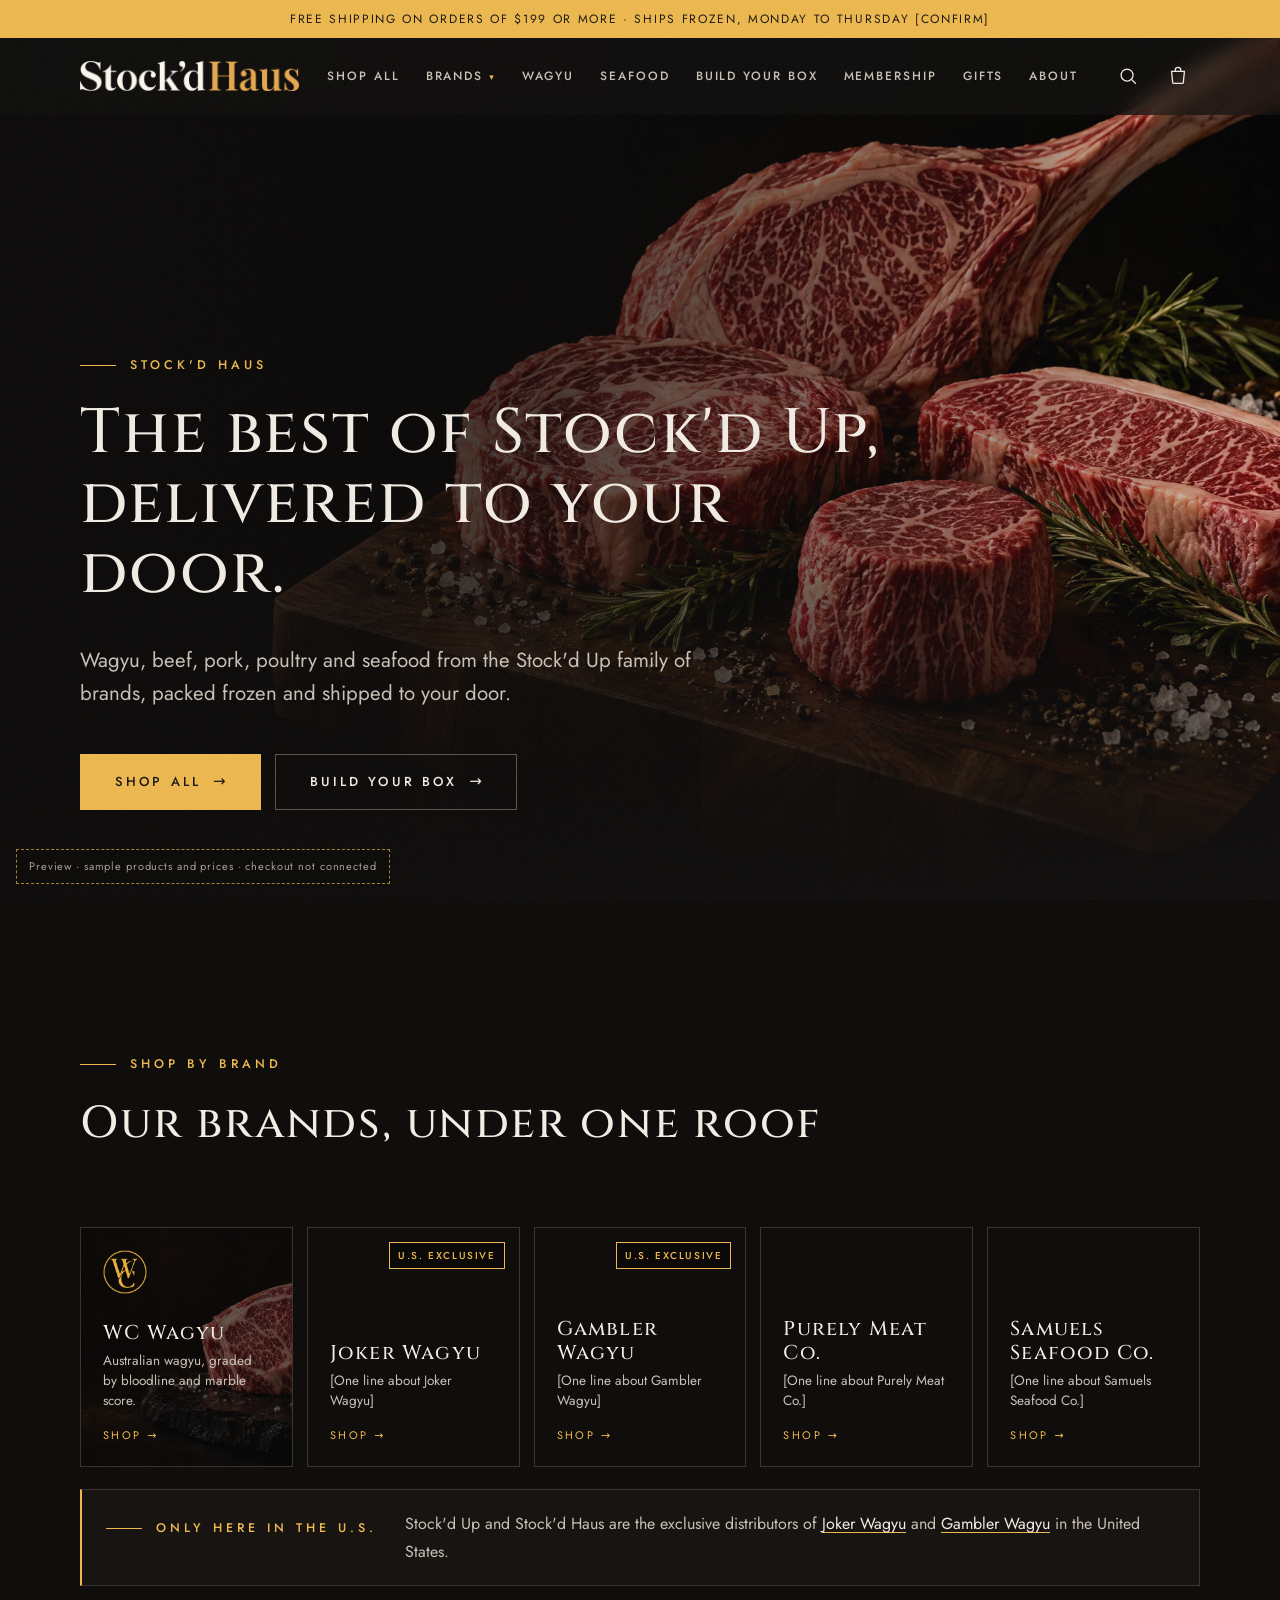
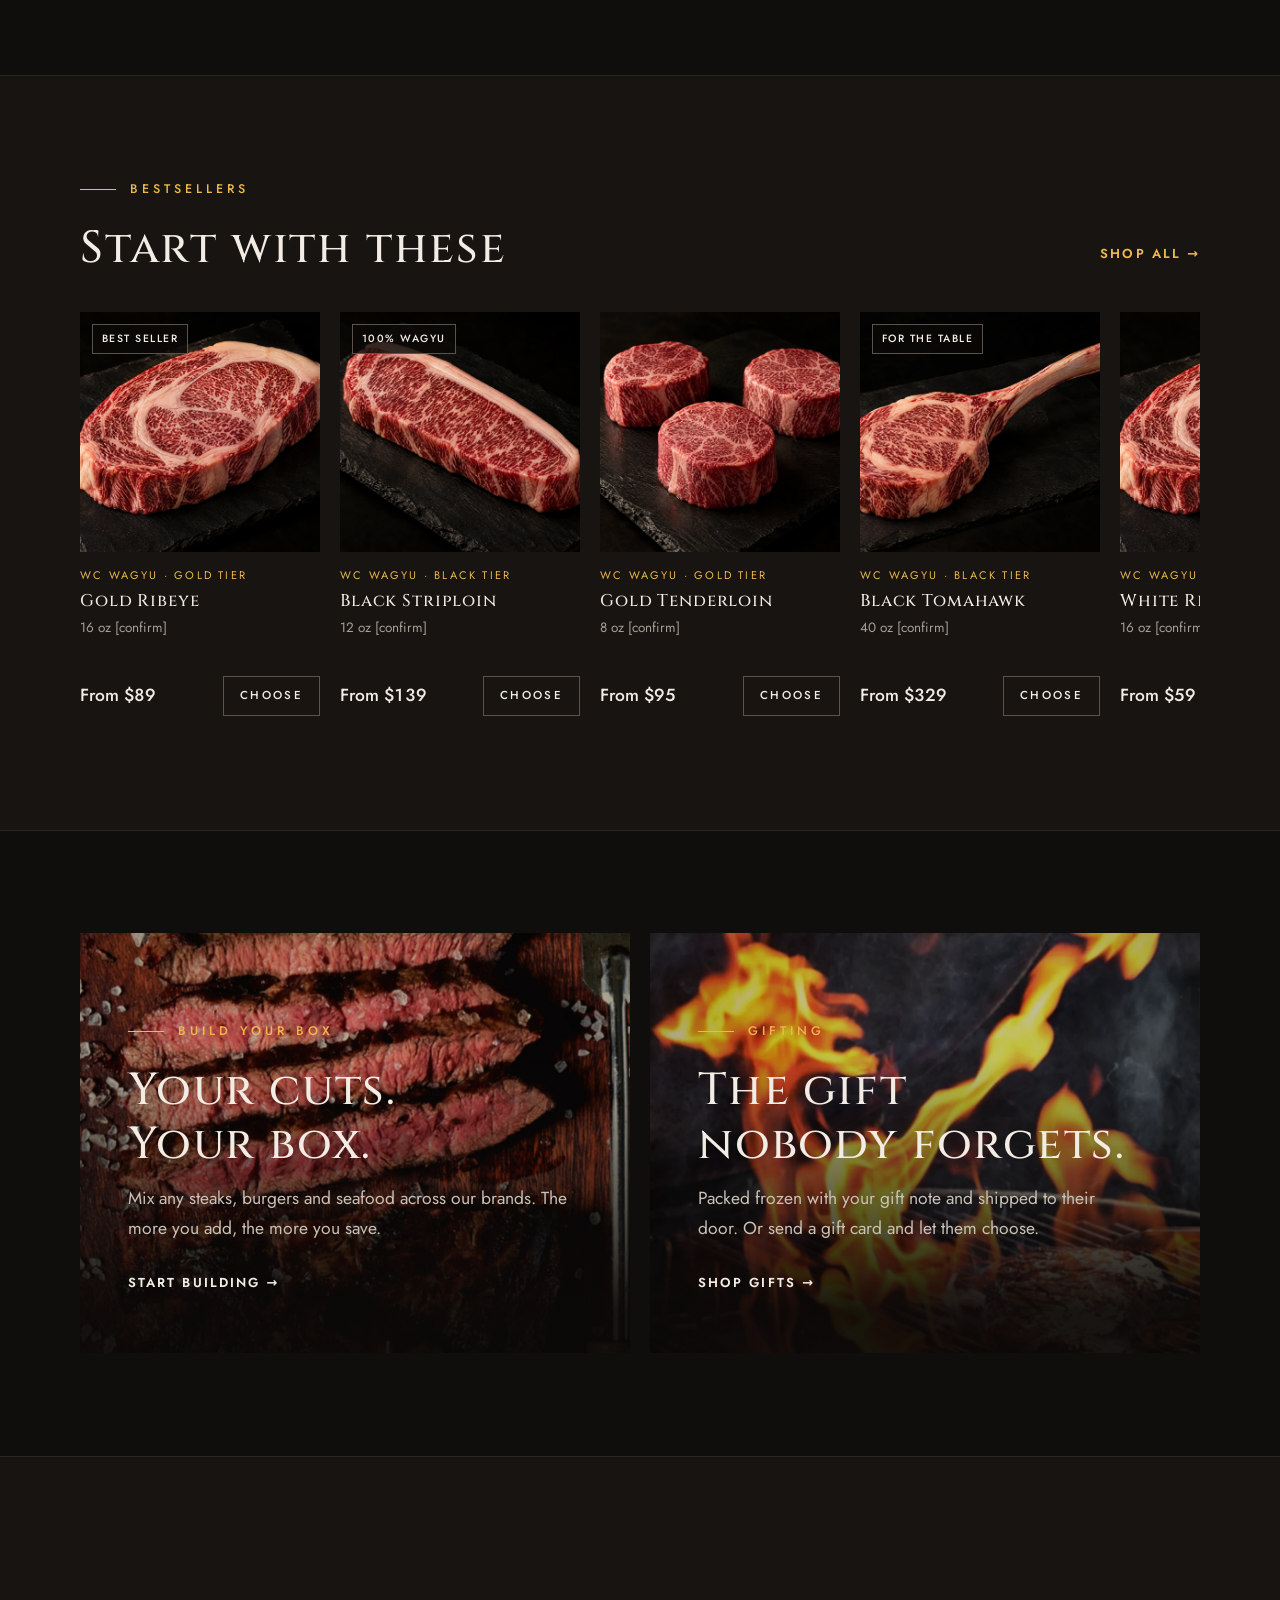
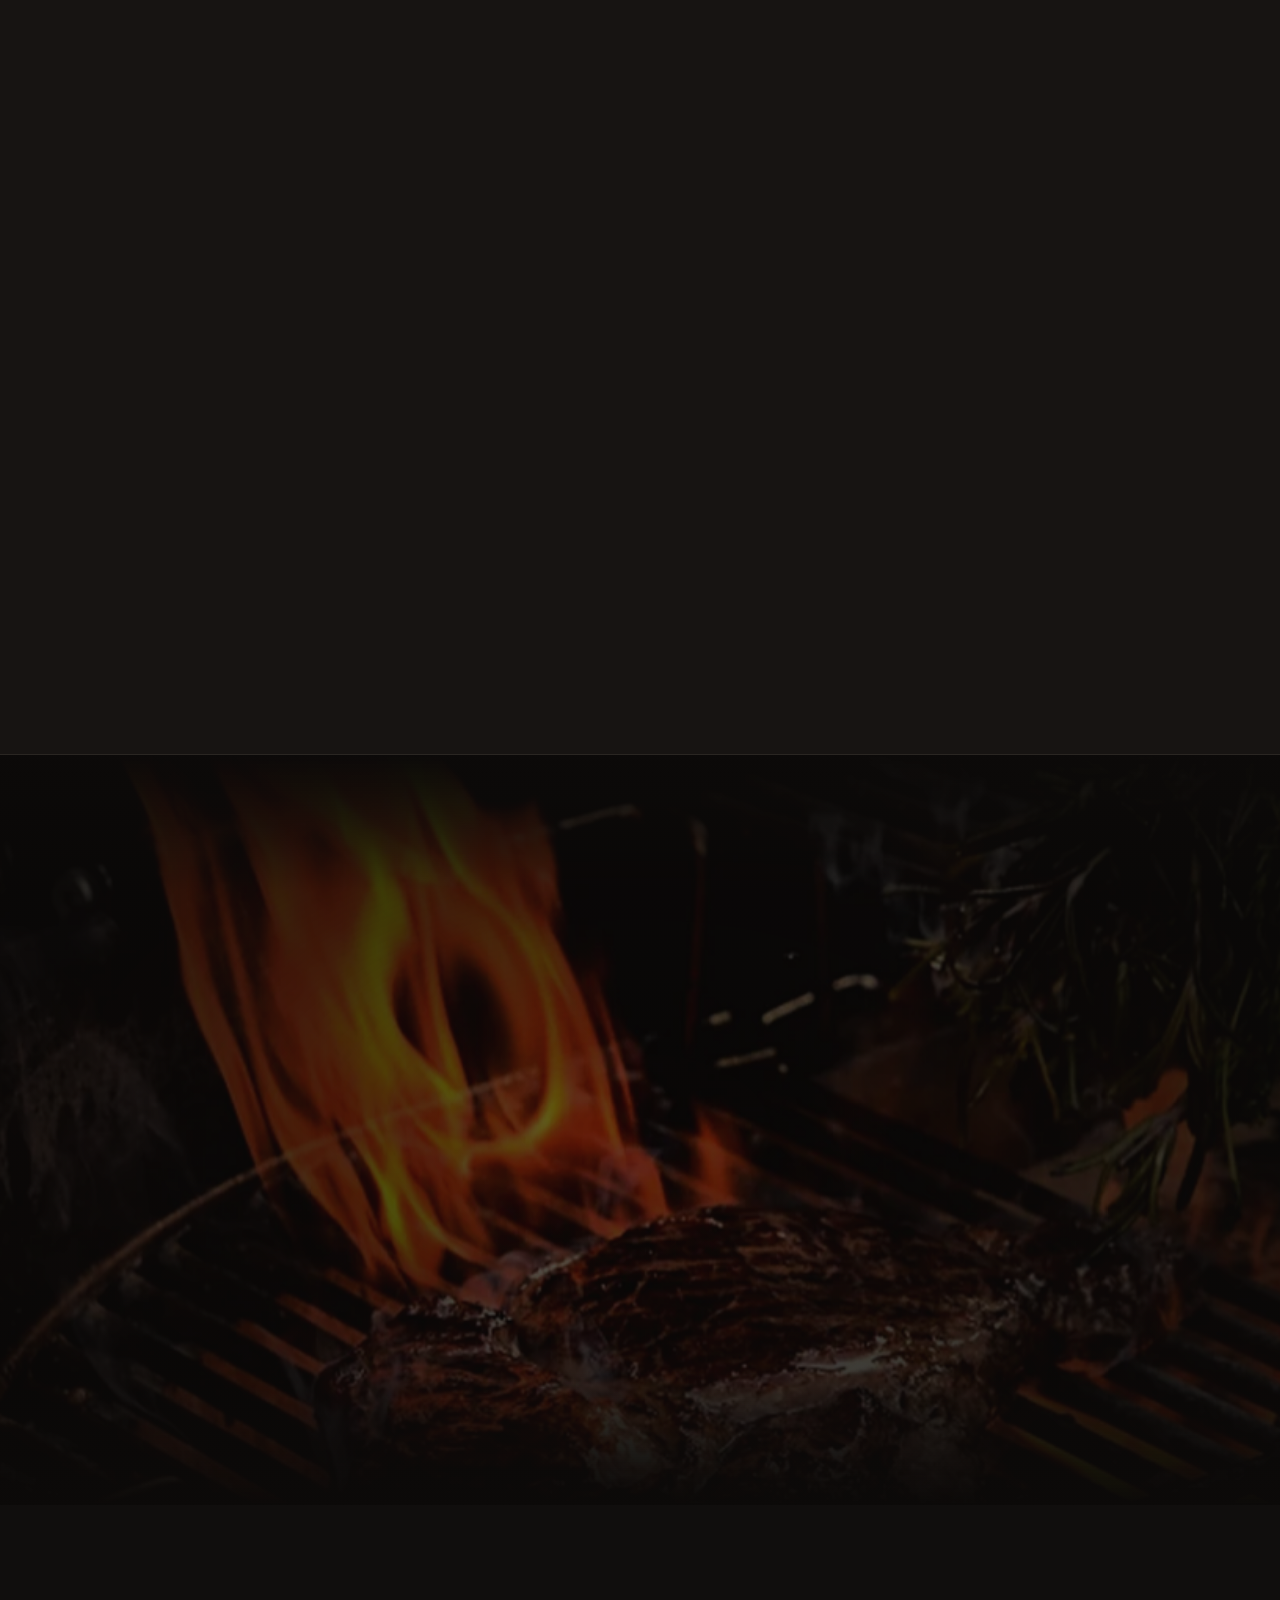
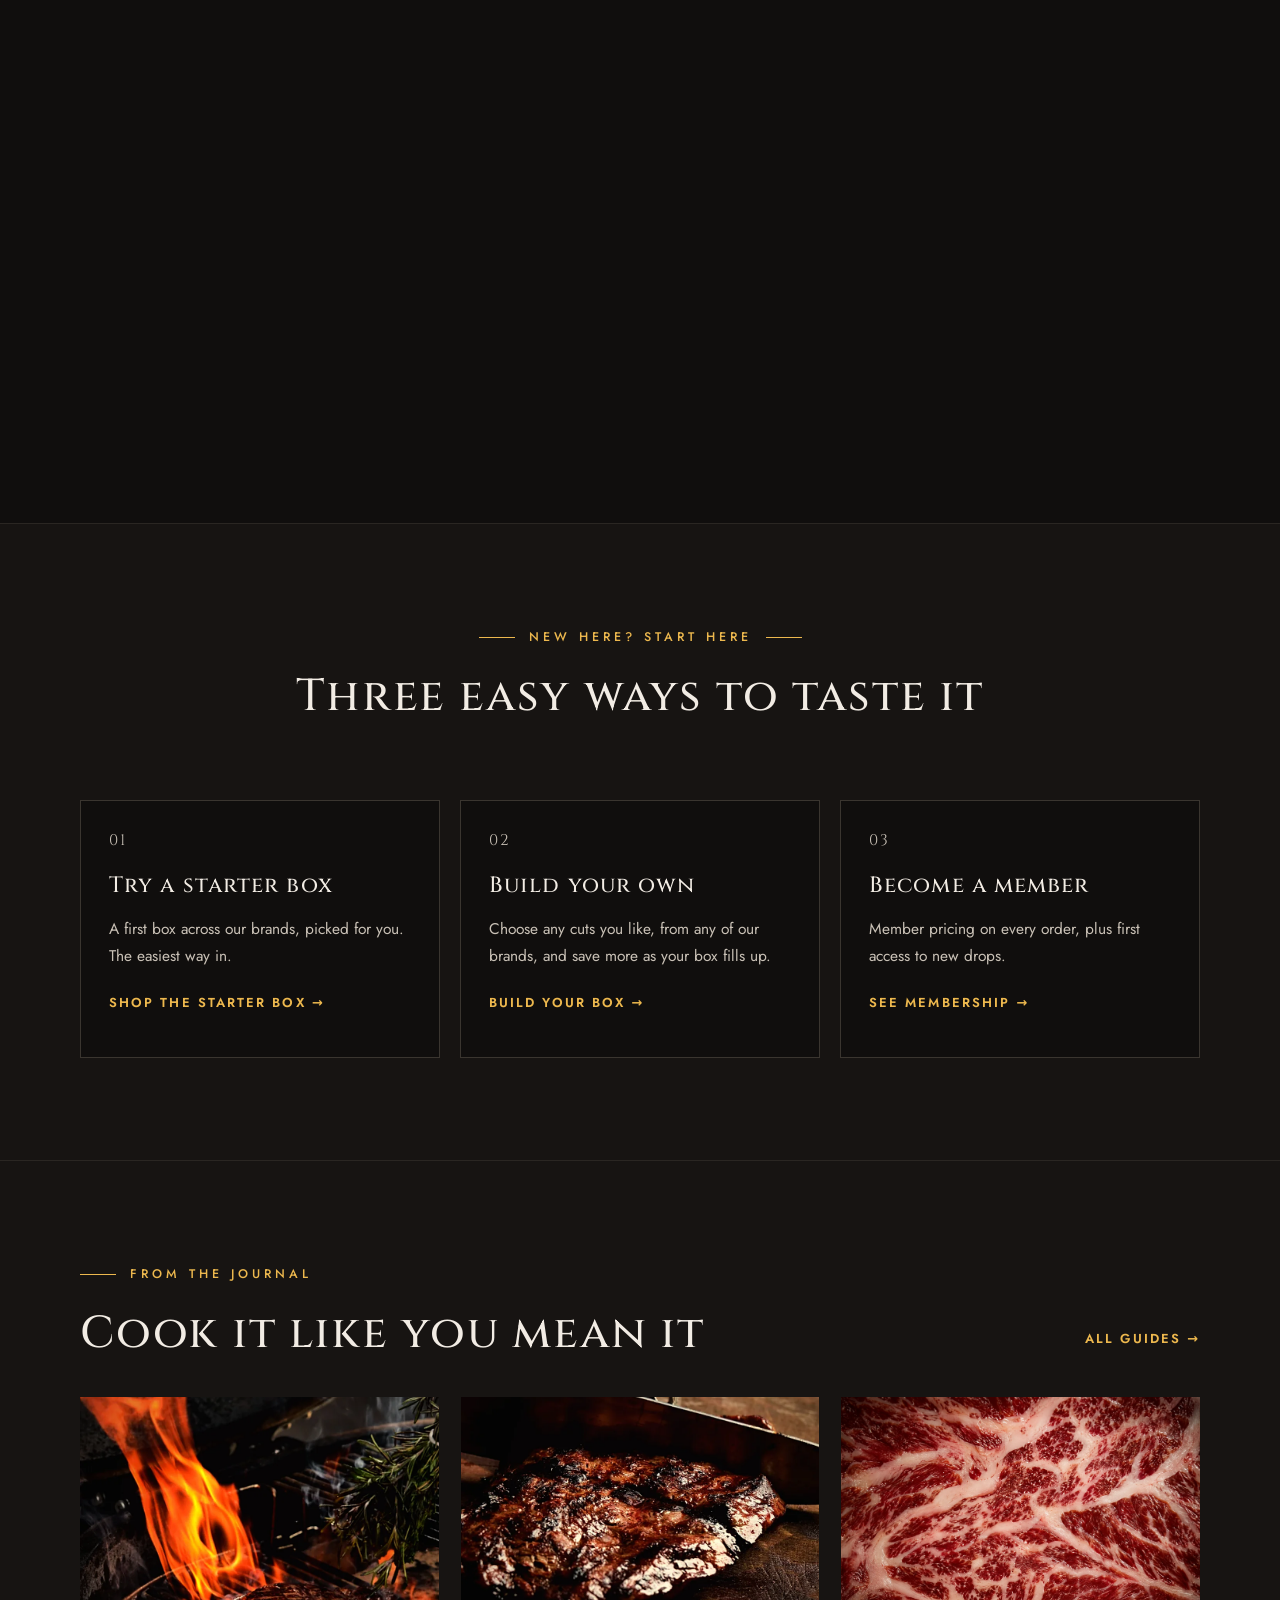
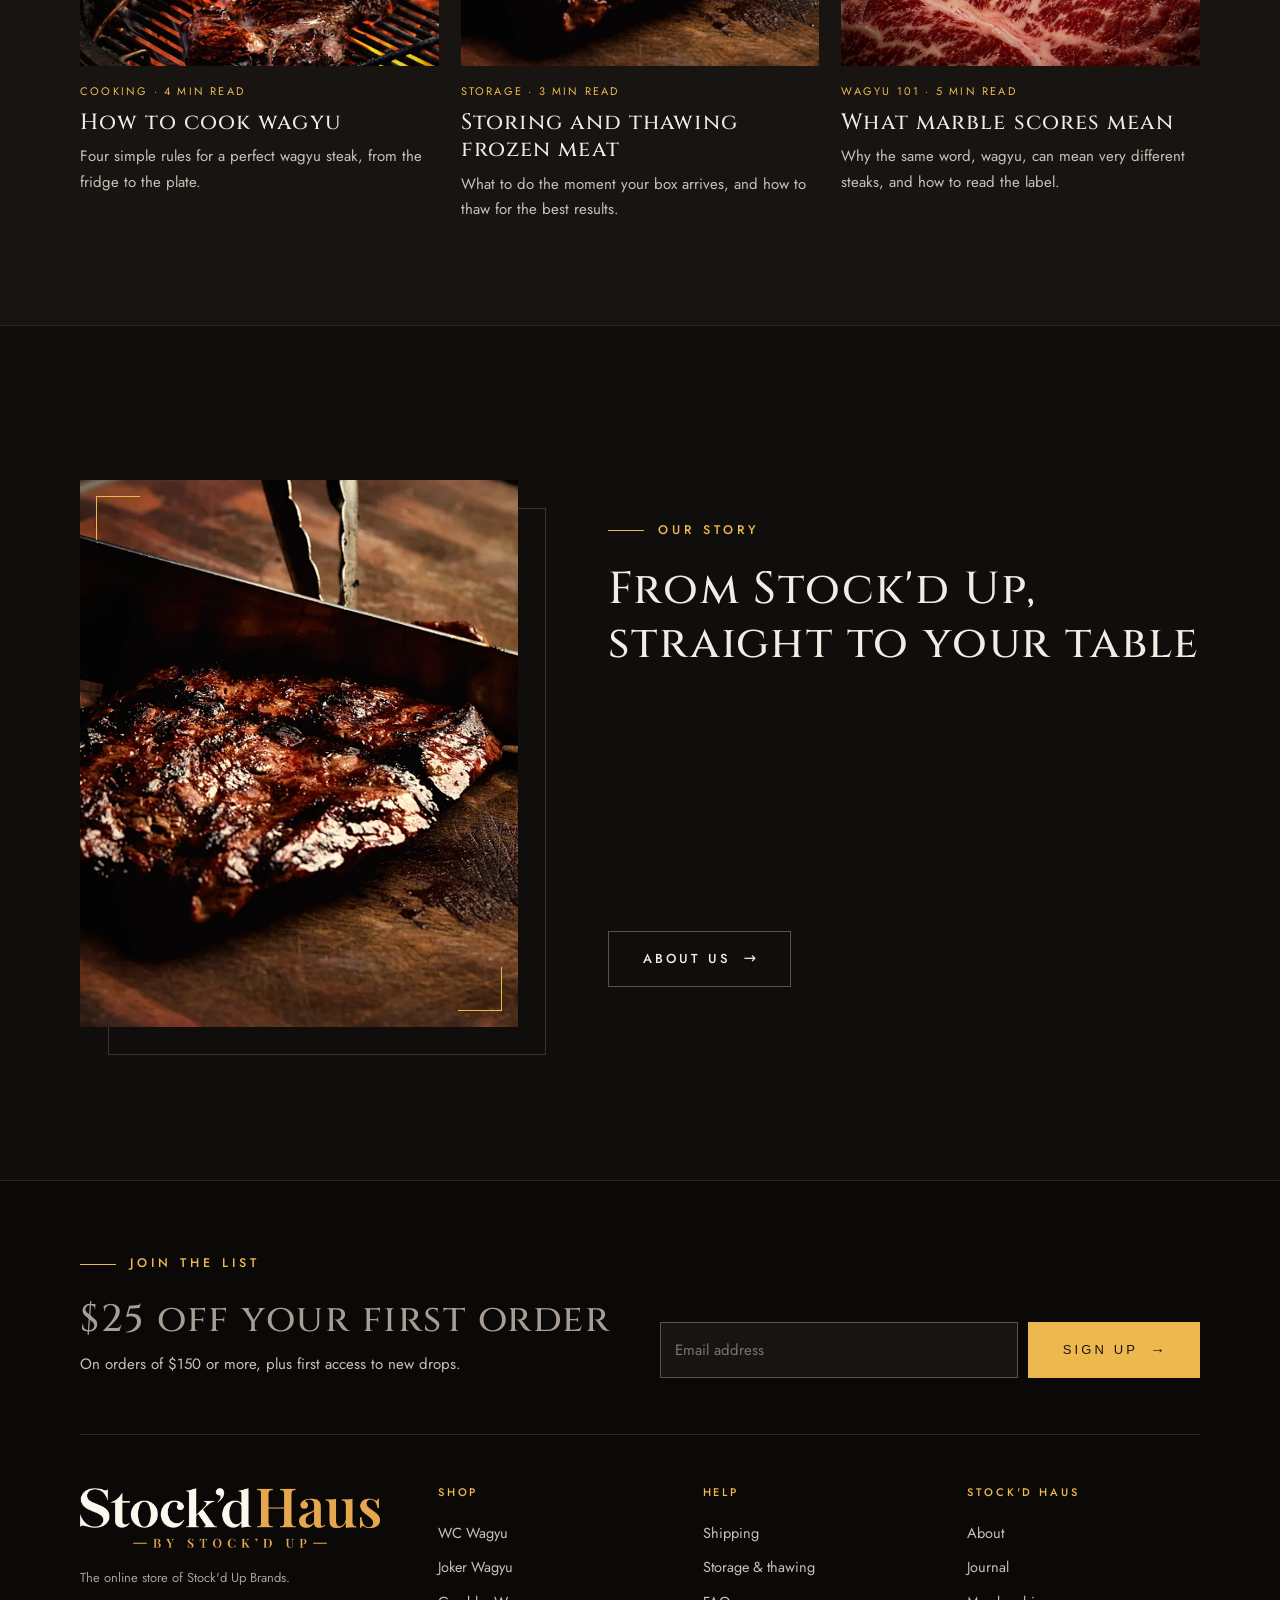
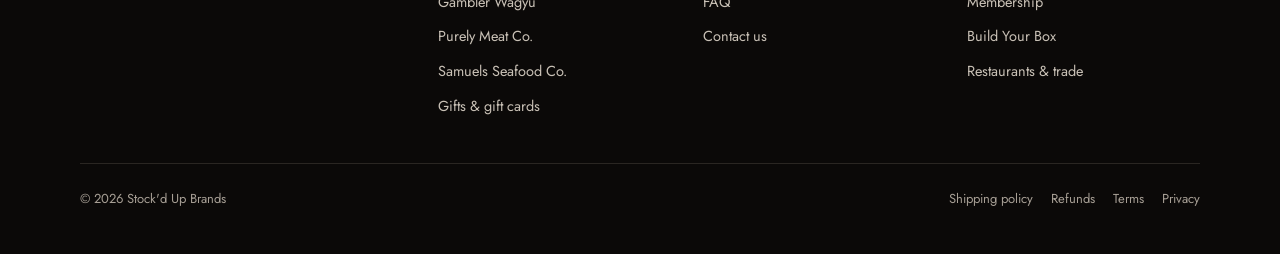
<file: index.html>
<!doctype html>
<html lang="en">
<head>
<meta charset="utf-8">
<meta name="viewport" content="width=device-width, initial-scale=1">
<title>Stock'd Haus — Premium meat and seafood, delivered</title>
<meta name="description" content="Stock'd Haus is the online store of Stock'd Up Brands: WC Wagyu, Joker Wagyu, Gambler Wagyu, Purely Meat Co., Samuels Seafood Co. and more, shipped frozen to your door.">
<meta name="theme-color" content="#100E0D">
<link rel="icon" type="image/png" sizes="32x32" href="images/brand/favicon-32.png">
<link rel="apple-touch-icon" href="images/brand/apple-touch-icon.png">
<link rel="preconnect" href="https://fonts.googleapis.com">
<link rel="preconnect" href="https://fonts.gstatic.com" crossorigin>
<link rel="stylesheet" href="https://fonts.googleapis.com/css2?family=Cinzel:wght@400;500;600&amp;family=Cormorant+Garamond:ital,wght@0,500;1,400;1,500&amp;family=Jost:wght@300;400;500;600&amp;display=swap">
<link rel="preload" as="image" href="images/cuts-board.webp">
<link rel="stylesheet" href="assets/css/base.css">
<link rel="stylesheet" href="assets/css/store.css">
<script>document.documentElement.classList.add('js')</script>
</head>
<body data-page="home">

<main>

<section class="hero">
<div class="hero-media" style="--pos: 65% center"><img src="images/cuts-board.webp" alt="Wagyu tomahawk, ribeye, striploin and tenderloin on a dark butcher board" width="2400" height="1350" fetchpriority="high"></div>
<div class="wrap">
<p class="eyebrow" data-hero="1">Stock'd Haus</p>
<h1 class="display display--md" data-hero="2">The best of Stock'd Up, delivered to your door.</h1>
<p class="lede" data-hero="3">Wagyu, beef, pork, poultry and seafood from the Stock'd Up family of brands, packed frozen and shipped to your door.</p>
<div class="btns" data-hero="4">
<a class="btn" href="shop.html">Shop all</a>
<a class="btn btn--ghost" href="build-your-box.html">Build your box</a>
</div>
</div>
</section>

<section class="section" aria-labelledby="brands-title" style="padding-bottom: clamp(56px, 7vw, 96px)">
<div class="wrap">
<div class="section-head">
<p class="eyebrow" data-reveal>Shop by brand</p>
<h2 id="brands-title" class="h2" data-reveal style="--d:.1s">Our brands, under one roof</h2>
</div>
<div class="brands" id="brand-tiles"></div>
<div class="excl-strip" data-reveal>
<p class="eyebrow">Only here in the U.S.</p>
<p class="excl-text">Stock'd Up and Stock'd Haus are the exclusive distributors of <a href="shop.html?brand=joker-wagyu">Joker Wagyu</a> and <a href="shop.html?brand=gambler-wagyu">Gambler Wagyu</a> in the United States.</p>
</div>
</div>
</section>

<section class="section section--alt" aria-labelledby="best-title" style="padding-block: clamp(64px, 8vw, 112px)">
<div class="wrap">
<div class="shop-head">
<div><p class="eyebrow" data-reveal>Bestsellers</p><h2 id="best-title" class="h2" data-reveal style="--d:.1s">Start with these</h2></div>
<a class="text-link" href="shop.html" data-reveal>Shop all →</a>
</div>
<div class="rail" id="rail-featured"></div>
</div>
</section>

<section class="section" aria-label="Build your box and gifts" style="padding-block: clamp(64px, 8vw, 112px)">
<div class="wrap">
<div class="promos">
<a class="promo" href="build-your-box.html" style="text-decoration: none; color: inherit" data-reveal>
<div class="frame" data-parallax><img src="images/real-sliced.webp" alt="" loading="lazy" style="object-position: center 30%"></div>
<p class="eyebrow">Build your box</p>
<h2 class="h2">Your cuts. Your box.</h2>
<p class="muted">Mix any steaks, burgers and seafood across our brands. The more you add, the more you save.</p>
<span class="text-link">Start building →</span>
</a>
<a class="promo" href="shop.html?category=gifts" style="text-decoration: none; color: inherit" data-reveal>
<div class="frame" data-parallax><img src="images/real-flames.webp" alt="" loading="lazy" style="object-position: center 40%"></div>
<p class="eyebrow">Gifting</p>
<h2 class="h2">The gift nobody forgets.</h2>
<p class="muted">Packed frozen with your gift note and shipped to their door. Or send a gift card and let them choose.</p>
<span class="text-link">Shop gifts →</span>
</a>
</div>
</div>
</section>

<section class="section section--alt" aria-labelledby="wc-title" style="padding-block: clamp(64px, 8vw, 112px)">
<div class="wrap">
<div class="shop-head">
<div><p class="eyebrow" data-reveal>WC Wagyu</p><h2 id="wc-title" class="h2" data-reveal style="--d:.1s">Australian wagyu, graded and labeled</h2>
<p class="muted" data-reveal style="--d:.2s; margin-top: 16px; max-width: 620px">Three tiers by bloodline, Black, Gold and White, each with its marble score on the label.</p></div>
<a class="text-link" href="shop.html?brand=wc-wagyu" data-reveal>Shop WC Wagyu →</a>
</div>
<div class="rail" id="rail-wc"></div>
</div>
</section>

<section class="photo-section center" aria-labelledby="member-title">
<div class="frame" data-parallax><img src="images/real-grill-rosemary.webp" alt="" loading="lazy" style="object-position: center 60%"></div>
<div class="wrap">
<p class="eyebrow eyebrow--center" data-reveal>Membership</p>
<h2 id="member-title" class="h2" data-reveal style="--d:.1s">Join the Haus. Save on every order.</h2>
<p class="muted lede" data-reveal style="--d:.2s">Member pricing across our brands, first access to new drops and [member benefits to confirm], for <span class="js-member-price">$19.99</span> a month [confirm].</p>
<div class="btns btns--center" data-reveal style="--d:.3s"><a class="btn" href="membership.html">See membership</a></div>
</div>
</section>

<section class="section" aria-labelledby="cat-title" style="padding-block: clamp(64px, 8vw, 112px)">
<div class="wrap">
<div class="section-head">
<p class="eyebrow" data-reveal>More ways to shop</p>
<h2 id="cat-title" class="h2" data-reveal style="--d:.1s">Shop by category</h2>
</div>
<div class="brands" id="cat-tiles"></div>
</div>
</section>

<section class="section section--alt" aria-labelledby="ways-title" style="padding-block: clamp(64px, 8vw, 112px)">
<div class="wrap">
<div class="section-head section-head--center">
<p class="eyebrow eyebrow--center" data-reveal>New here? Start here</p>
<h2 id="ways-title" class="h2" data-reveal style="--d:.1s">Three easy ways to taste it</h2>
</div>
<div class="ways">
<div class="way" data-reveal><p class="numeral">01</p><h3>Try a starter box</h3><p>A first box across our brands, picked for you. The easiest way in.</p><a class="text-link" href="product.html?id=haus-starter-box">Shop the starter box →</a></div>
<div class="way" data-reveal style="--d:.1s"><p class="numeral">02</p><h3>Build your own</h3><p>Choose any cuts you like, from any of our brands, and save more as your box fills up.</p><a class="text-link" href="build-your-box.html">Build your box →</a></div>
<div class="way" data-reveal style="--d:.2s"><p class="numeral">03</p><h3>Become a member</h3><p>Member pricing on every order, plus first access to new drops.</p><a class="text-link" href="membership.html">See membership →</a></div>
</div>
</div>
</section>

<section class="section section--alt" aria-labelledby="journal-title" style="padding-block: clamp(64px, 8vw, 112px)">
<div class="wrap">
<div class="shop-head"><div><p class="eyebrow" data-reveal>From the journal</p><h2 id="journal-title" class="h2" data-reveal style="--d:.1s">Cook it like you mean it</h2></div><a class="text-link" href="journal.html" data-reveal>All guides →</a></div>
<div class="posts" id="home-posts"></div>
</div>
</section>

<section class="section" aria-labelledby="story-title">
<div class="wrap">
<div class="split split--wide-right">
<div class="frame-wrap" data-reveal="left">
<div class="frame frame--portrait frame--corners" data-parallax><img src="images/real-carving.webp" alt="A grilled steak being carved on a wooden board" width="920" height="1397" loading="lazy"></div>
</div>
<div>
<p class="eyebrow" data-reveal>Our story</p>
<h2 id="story-title" class="h2" data-reveal style="--d:.1s">From Stock'd Up, straight to your table</h2>
<div class="muted" style="margin-top: 28px">
<p data-reveal style="--d:.15s">Stock'd Haus is the online store of Stock'd Up Brands. Our team brings premium meat and seafood to restaurants, and now we're bringing the same brands to your kitchen.</p>
<p class="placeholder-note" data-reveal style="--d:.2s">[STORY: two or three sentences on who Stock'd Up is, how you choose your brands, and why you started Stock'd Haus.]</p>
</div>
<div class="btns" data-reveal style="--d:.25s; margin-top: 32px"><a class="btn btn--ghost" href="about.html">About us</a></div>
</div>
</div>
</div>
</section>

</main>

<script src="assets/js/catalog.js"></script>
<script src="assets/js/store.js"></script>
<script src="assets/js/journal.js"></script>
<script>
(function () {
  var S = window.SH;
  document.getElementById('brand-tiles').innerHTML = S.brands.map(S.brandTile).join('');
  var featured = S.products.filter(function (p) { return p.featured; }).sort(function (a, b) { return a.featured - b.featured; });
  document.getElementById('rail-featured').innerHTML = featured.map(S.card).join('');
  document.getElementById('rail-wc').innerHTML = S.products.filter(function (p) { return p.brand === 'wc-wagyu'; }).map(S.card).join('');
  var catImg = { wagyu: 'images/cut-ribeye.webp', beef: 'images/cut-ground.webp', 'pork-poultry': '', seafood: '', boxes: 'images/cuts-board.webp' };
  document.getElementById('cat-tiles').innerHTML = S.categories.filter(function (c) { return c.id !== 'gifts'; }).map(function (c) {
    return '<a class="brand-tile" href="shop.html?category=' + c.id + '" data-reveal>' +
      (catImg[c.id] ? '<img class="bt-bg" src="' + catImg[c.id] + '" alt="" loading="lazy">' : '') +
      '<span class="bt-name">' + S.esc(c.name) + '</span><span class="bt-cta">Shop →</span></a>';
  }).join('');
  document.querySelectorAll('.js-member-price').forEach(function (el) { el.textContent = S.money(S.settings.membershipCents); });
  document.getElementById('home-posts').innerHTML = S.articles.map(S.articleCard).join('');
  S.reveal(); S.parallax();
})();
</script>
</body>
</html>
</file>
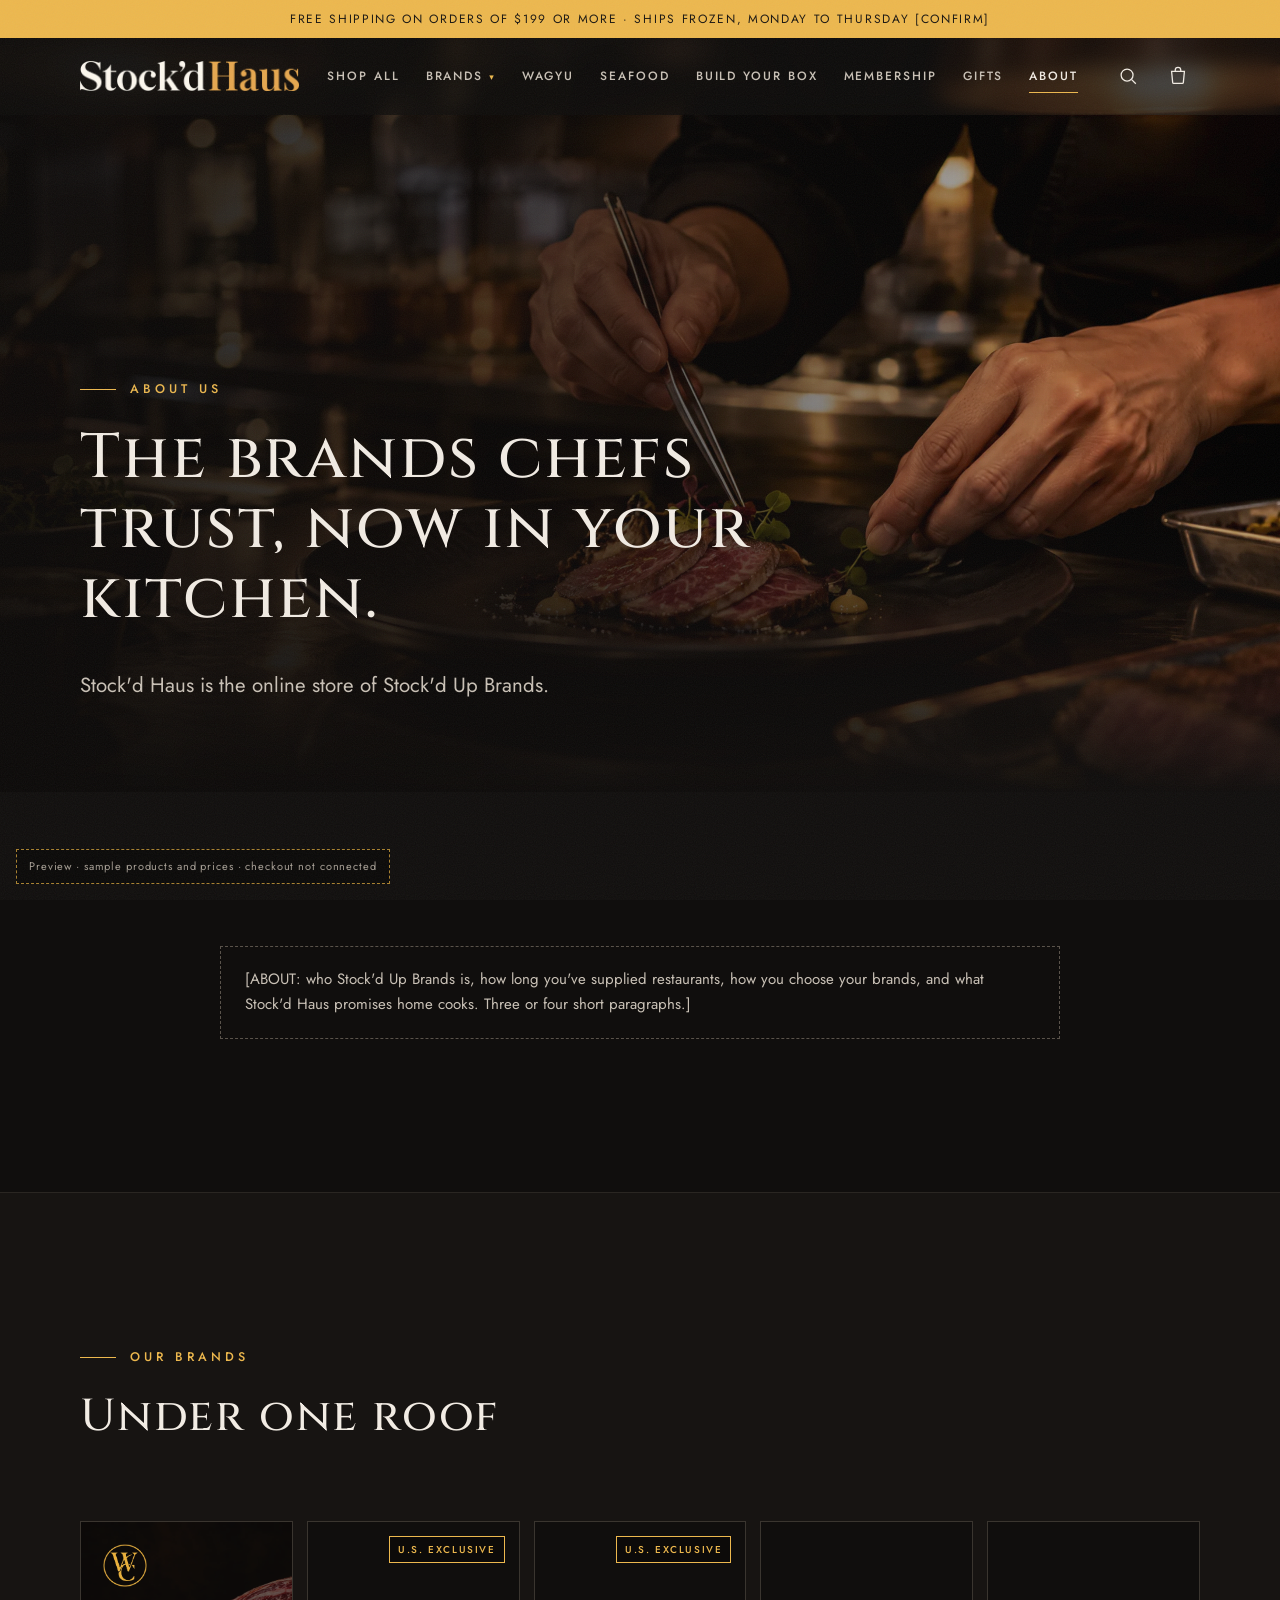
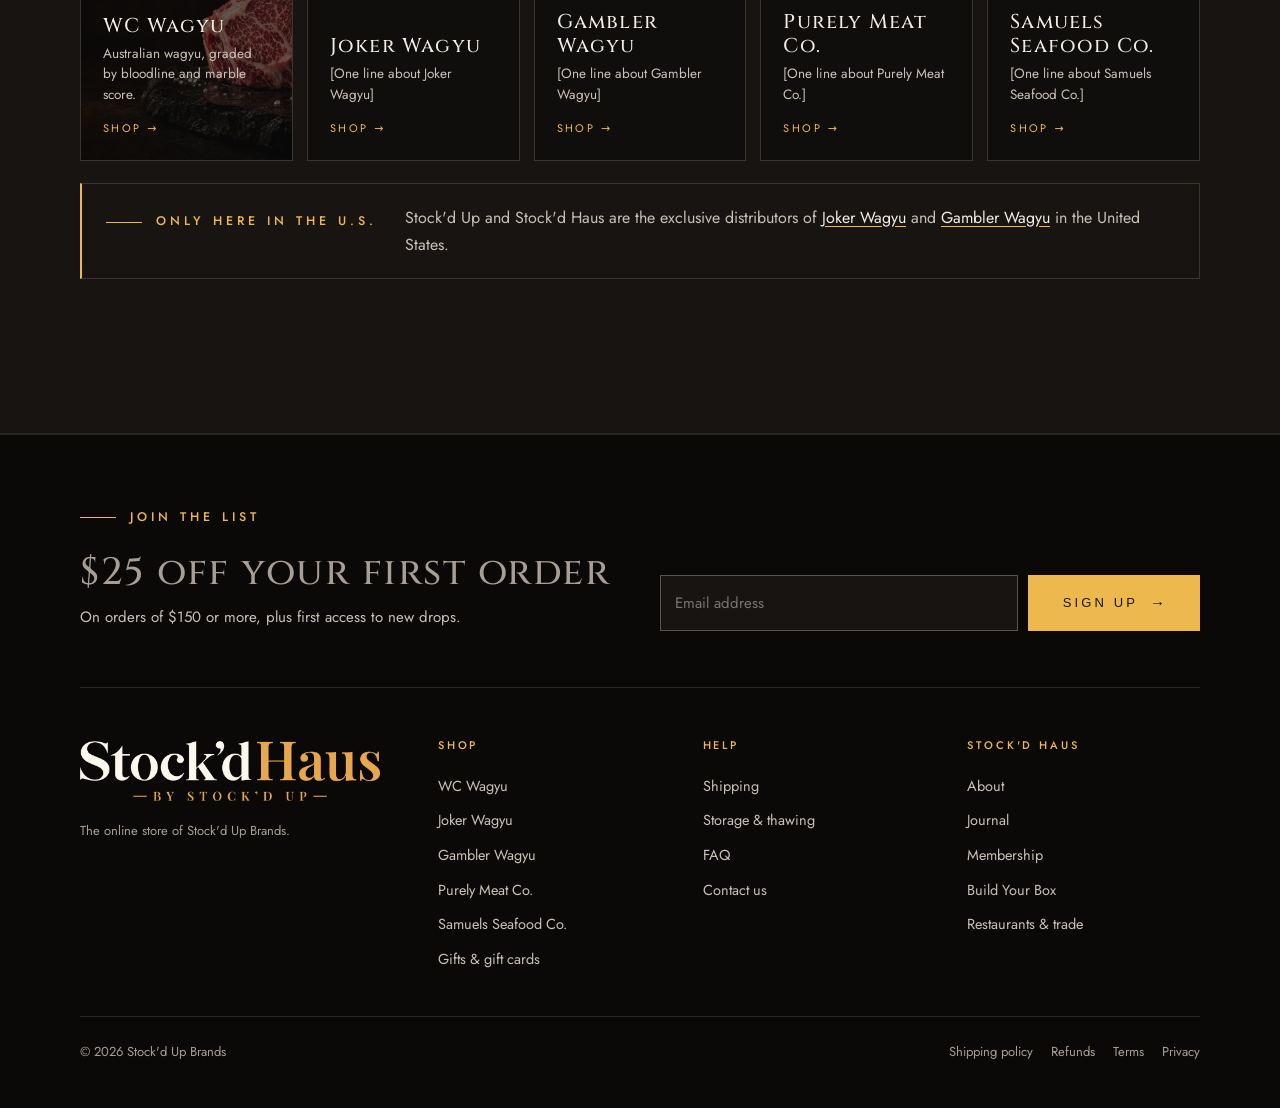
<file: about.html>
<!doctype html>
<html lang="en">
<head>
<meta charset="utf-8">
<meta name="viewport" content="width=device-width, initial-scale=1">
<title>About — Stock'd Haus</title>
<meta name="description" content="Stock'd Haus is the online store of Stock'd Up Brands.">
<meta name="theme-color" content="#100E0D">
<link rel="icon" type="image/png" sizes="32x32" href="images/brand/favicon-32.png">
<link rel="apple-touch-icon" href="images/brand/apple-touch-icon.png">
<link rel="preconnect" href="https://fonts.googleapis.com">
<link rel="preconnect" href="https://fonts.gstatic.com" crossorigin>
<link rel="stylesheet" href="https://fonts.googleapis.com/css2?family=Cinzel:wght@400;500;600&amp;family=Cormorant+Garamond:ital,wght@0,500;1,400;1,500&amp;family=Jost:wght@300;400;500;600&amp;display=swap">
<link rel="stylesheet" href="assets/css/base.css">
<link rel="stylesheet" href="assets/css/store.css">
<script>document.documentElement.classList.add('js')</script>
</head>
<body data-page="about">

<main>
<section class="hero hero--short">
<div class="hero-media"><img src="images/chef-plating.webp" alt="A chef plating sliced wagyu in a restaurant kitchen" width="2400" height="1350" fetchpriority="high"></div>
<div class="wrap">
<p class="eyebrow" data-hero="1">About us</p>
<h1 class="display display--md" data-hero="2">The brands chefs trust, now in your kitchen.</h1>
<p class="lede" data-hero="3">Stock'd Haus is the online store of Stock'd Up Brands.</p>
</div>
</section>
<section class="section">
<div class="wrap wrap--narrow muted">
<p class="placeholder-note">[ABOUT: who Stock'd Up Brands is, how long you've supplied restaurants, how you choose your brands, and what Stock'd Haus promises home cooks. Three or four short paragraphs.]</p>
</div>
</section>
<section class="section section--alt" aria-labelledby="our-brands">
<div class="wrap">
<div class="section-head"><p class="eyebrow" data-reveal>Our brands</p><h2 id="our-brands" class="h2" data-reveal style="--d:.1s">Under one roof</h2></div>
<div class="brands" id="brand-tiles"></div>
<div class="excl-strip" data-reveal>
<p class="eyebrow">Only here in the U.S.</p>
<p class="excl-text">Stock'd Up and Stock'd Haus are the exclusive distributors of <a href="shop.html?brand=joker-wagyu">Joker Wagyu</a> and <a href="shop.html?brand=gambler-wagyu">Gambler Wagyu</a> in the United States.</p>
</div>
</div>
</section>
</main>

<script src="assets/js/catalog.js"></script>
<script src="assets/js/store.js"></script>
<script>
document.getElementById('brand-tiles').innerHTML = SH.brands.map(SH.brandTile).join('');
SH.reveal();
</script>
</body>
</html>
</file>
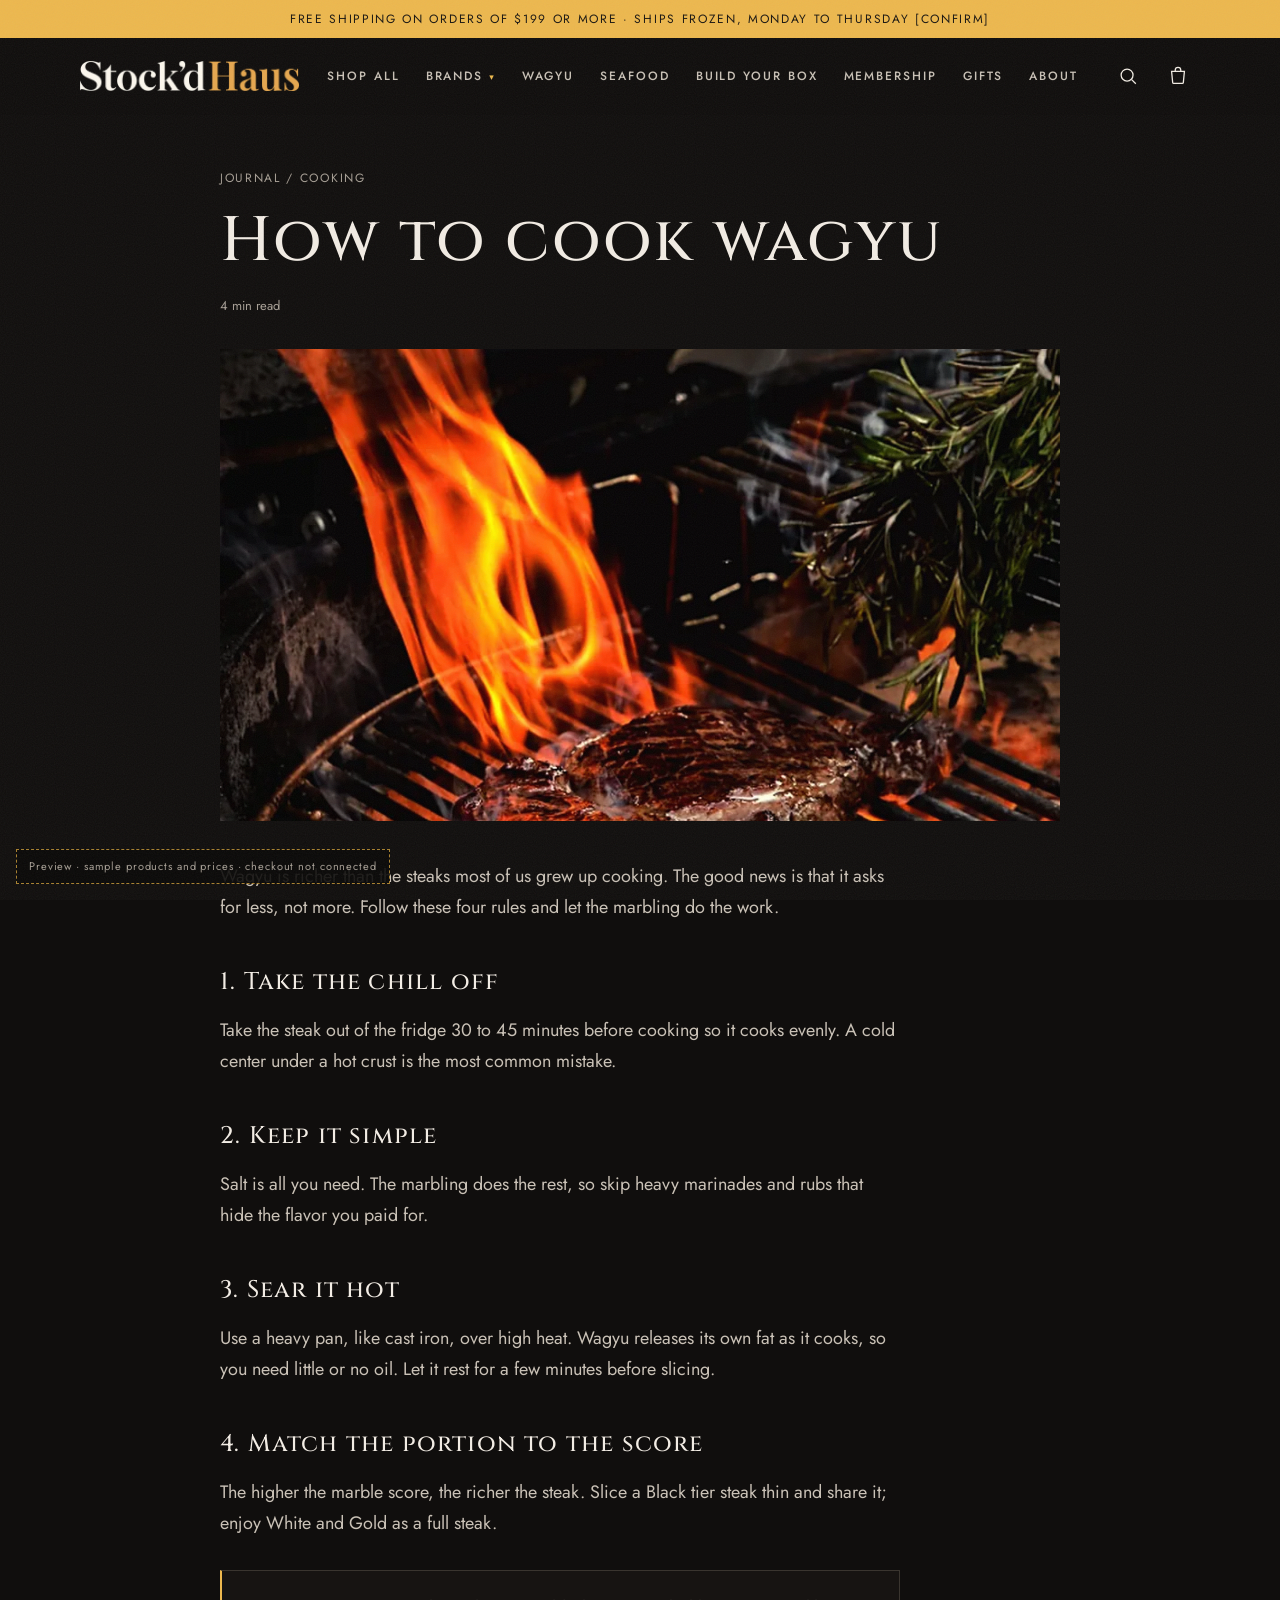
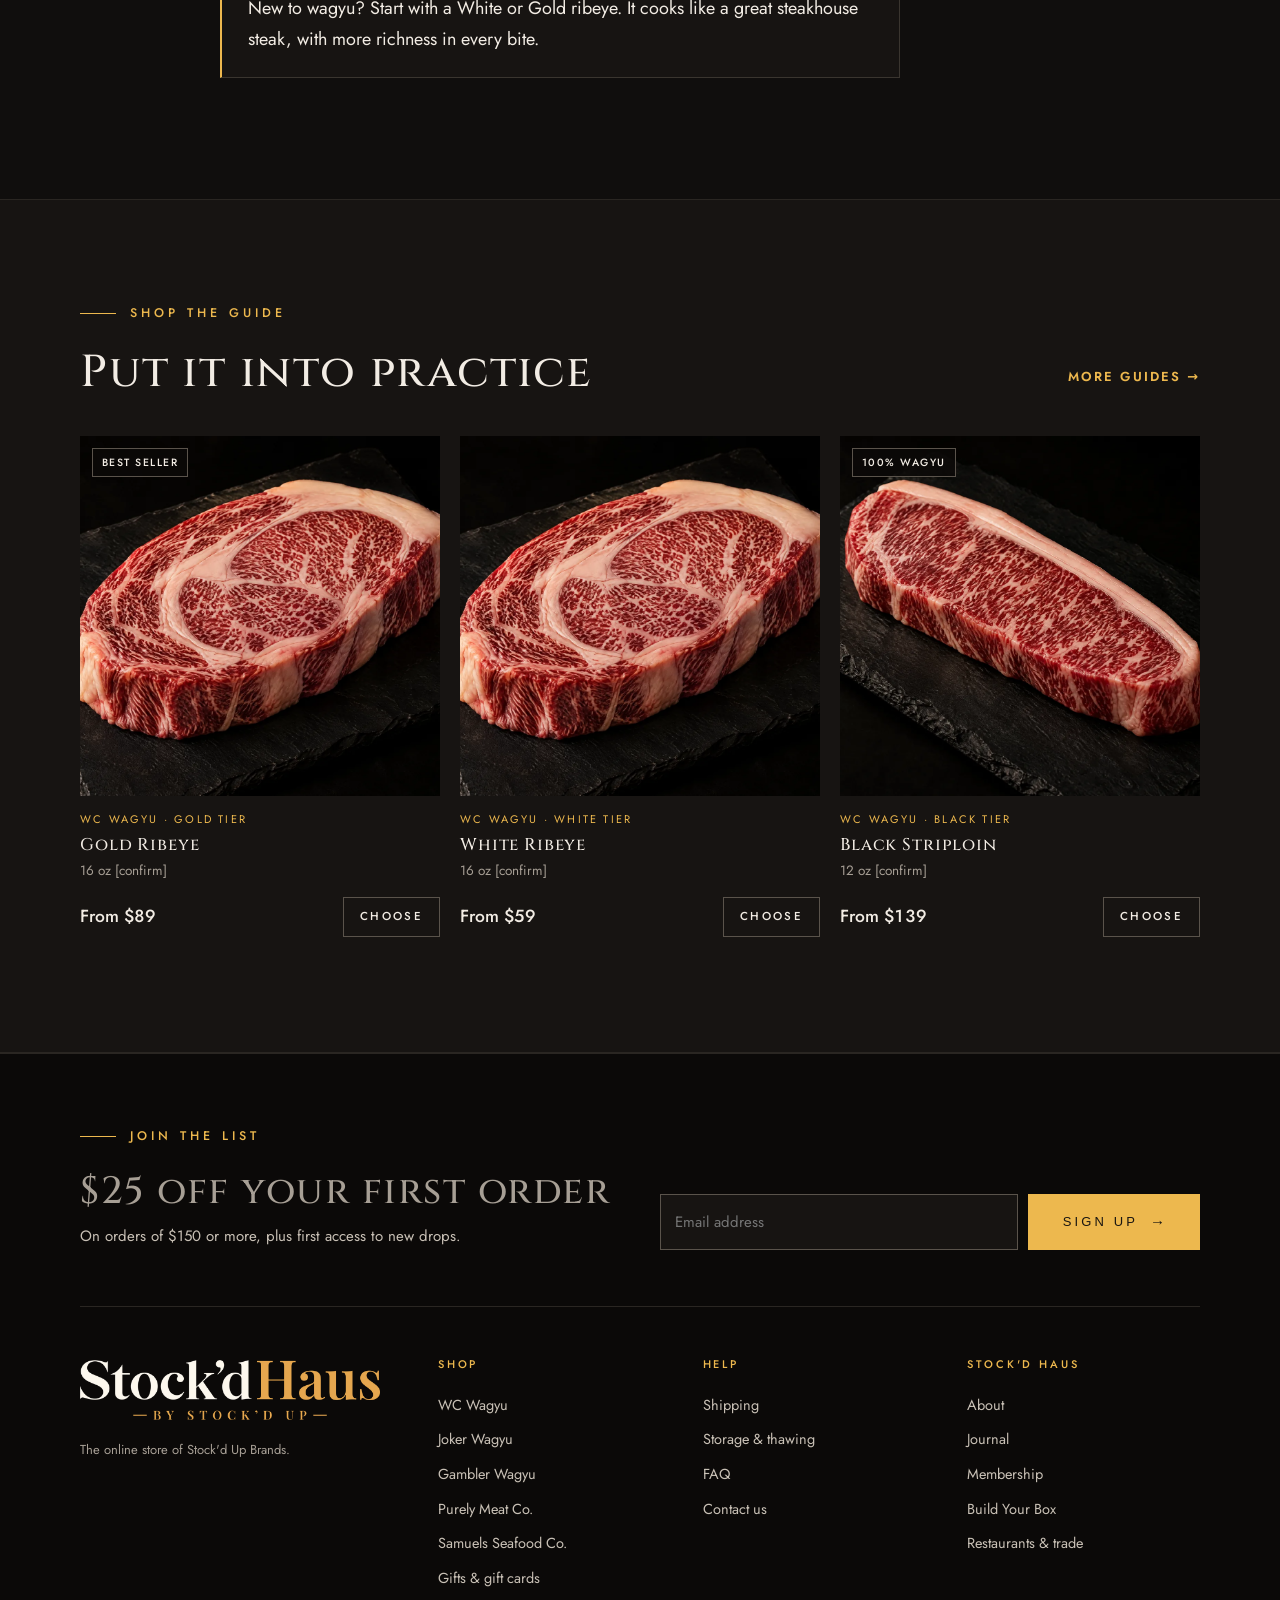
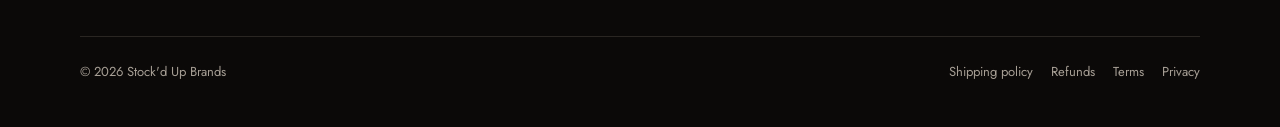
<file: article.html>
<!doctype html>
<html lang="en">
<head>
<meta charset="utf-8">
<meta name="viewport" content="width=device-width, initial-scale=1">
<title>Journal — Stock'd Haus</title>
<meta name="description" content="Guides for the home cook from Stock'd Haus.">
<meta name="theme-color" content="#100E0D">
<link rel="icon" type="image/png" sizes="32x32" href="images/brand/favicon-32.png">
<link rel="apple-touch-icon" href="images/brand/apple-touch-icon.png">
<link rel="preconnect" href="https://fonts.googleapis.com">
<link rel="preconnect" href="https://fonts.gstatic.com" crossorigin>
<link rel="stylesheet" href="https://fonts.googleapis.com/css2?family=Cinzel:wght@400;500;600&amp;family=Cormorant+Garamond:ital,wght@0,500;1,400;1,500&amp;family=Jost:wght@300;400;500;600&amp;display=swap">
<link rel="stylesheet" href="assets/css/base.css">
<link rel="stylesheet" href="assets/css/store.css">
<script>document.documentElement.classList.add('js')</script>
</head>
<body data-page="journal">

<main class="page-top section" style="padding-bottom: clamp(56px, 7vw, 96px)">
<article class="wrap wrap--narrow article" id="article"></article>
</main>
<section class="section section--alt" aria-labelledby="art-shop" style="padding-block: clamp(64px, 8vw, 104px)">
<div class="wrap">
<div class="shop-head"><div><p class="eyebrow">Shop the guide</p><h2 id="art-shop" class="h2">Put it into practice</h2></div><a class="text-link" href="journal.html">More guides →</a></div>
<div class="rail" id="art-products"></div>
</div>
</section>

<script src="assets/js/catalog.js"></script>
<script src="assets/js/store.js"></script>
<script src="assets/js/journal.js"></script>
<script>
(function () {
  var S = SH, a = S.article(S.param('id')) || S.articles[0];
  document.title = a.title + ' — Stock\'d Haus';
  var html = a.body.map(function (b) {
    if (b[0] === 'list') return '<ul>' + b[1].map(function (i) { return '<li>' + S.esc(i) + '</li>'; }).join('') + '</ul>';
    if (b[0] === 'tip') return '<aside class="tip"><p>' + S.esc(b[1]) + '</p></aside>';
    return '<' + b[0] + '>' + S.esc(b[1]) + '</' + b[0] + '>';
  }).join('');
  document.getElementById('article').innerHTML =
    '<p class="crumbs"><a href="journal.html">Journal</a> / ' + S.esc(a.kicker) + '</p>' +
    '<h1 class="display display--md">' + S.esc(a.title) + '</h1>' +
    '<p class="fine" style="margin: 18px 0 32px">' + a.minutes + ' min read</p>' +
    '<div class="article-img"><img src="' + a.image + '" alt=""></div>' +
    '<div class="article-body">' + html + '</div>';
  document.getElementById('art-products').innerHTML = a.shop.map(function (id) { return S.card(S.product(id)); }).join('');
  S.reveal();
})();
</script>
</body>
</html>
</file>
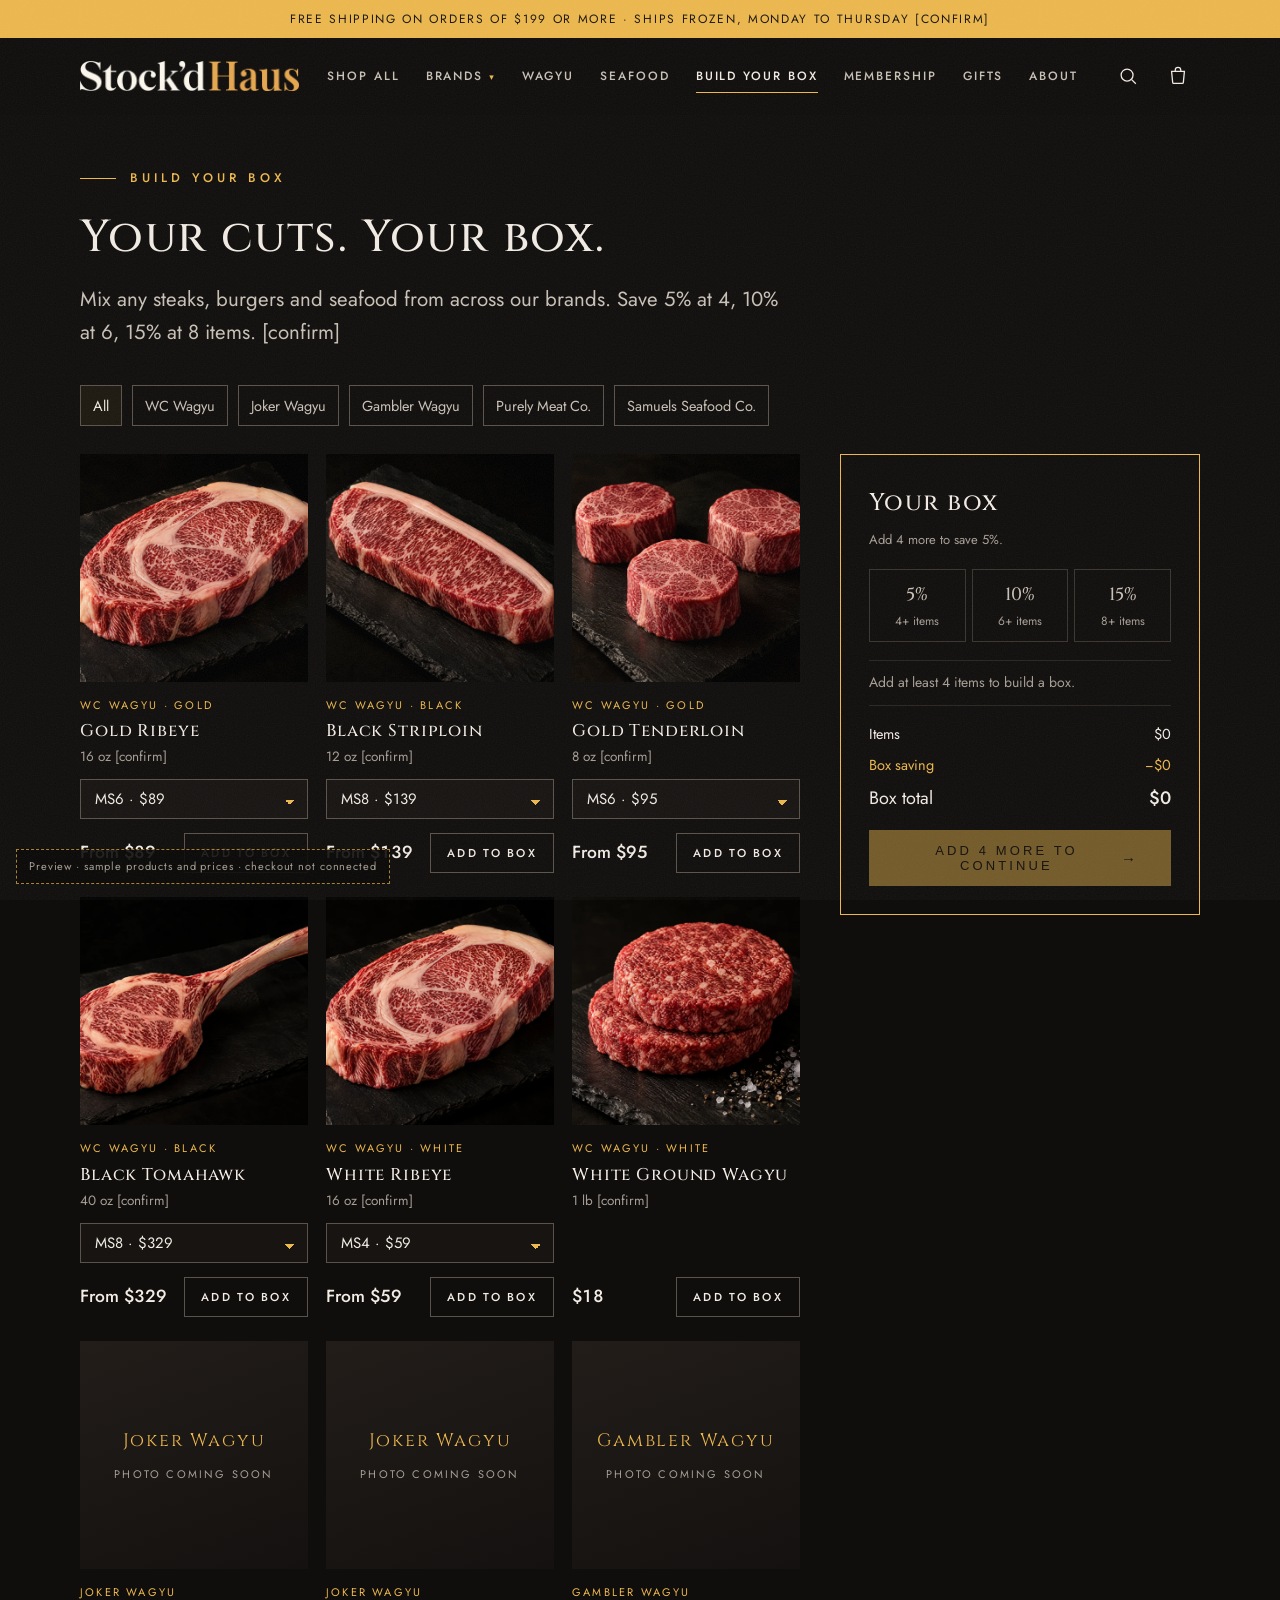
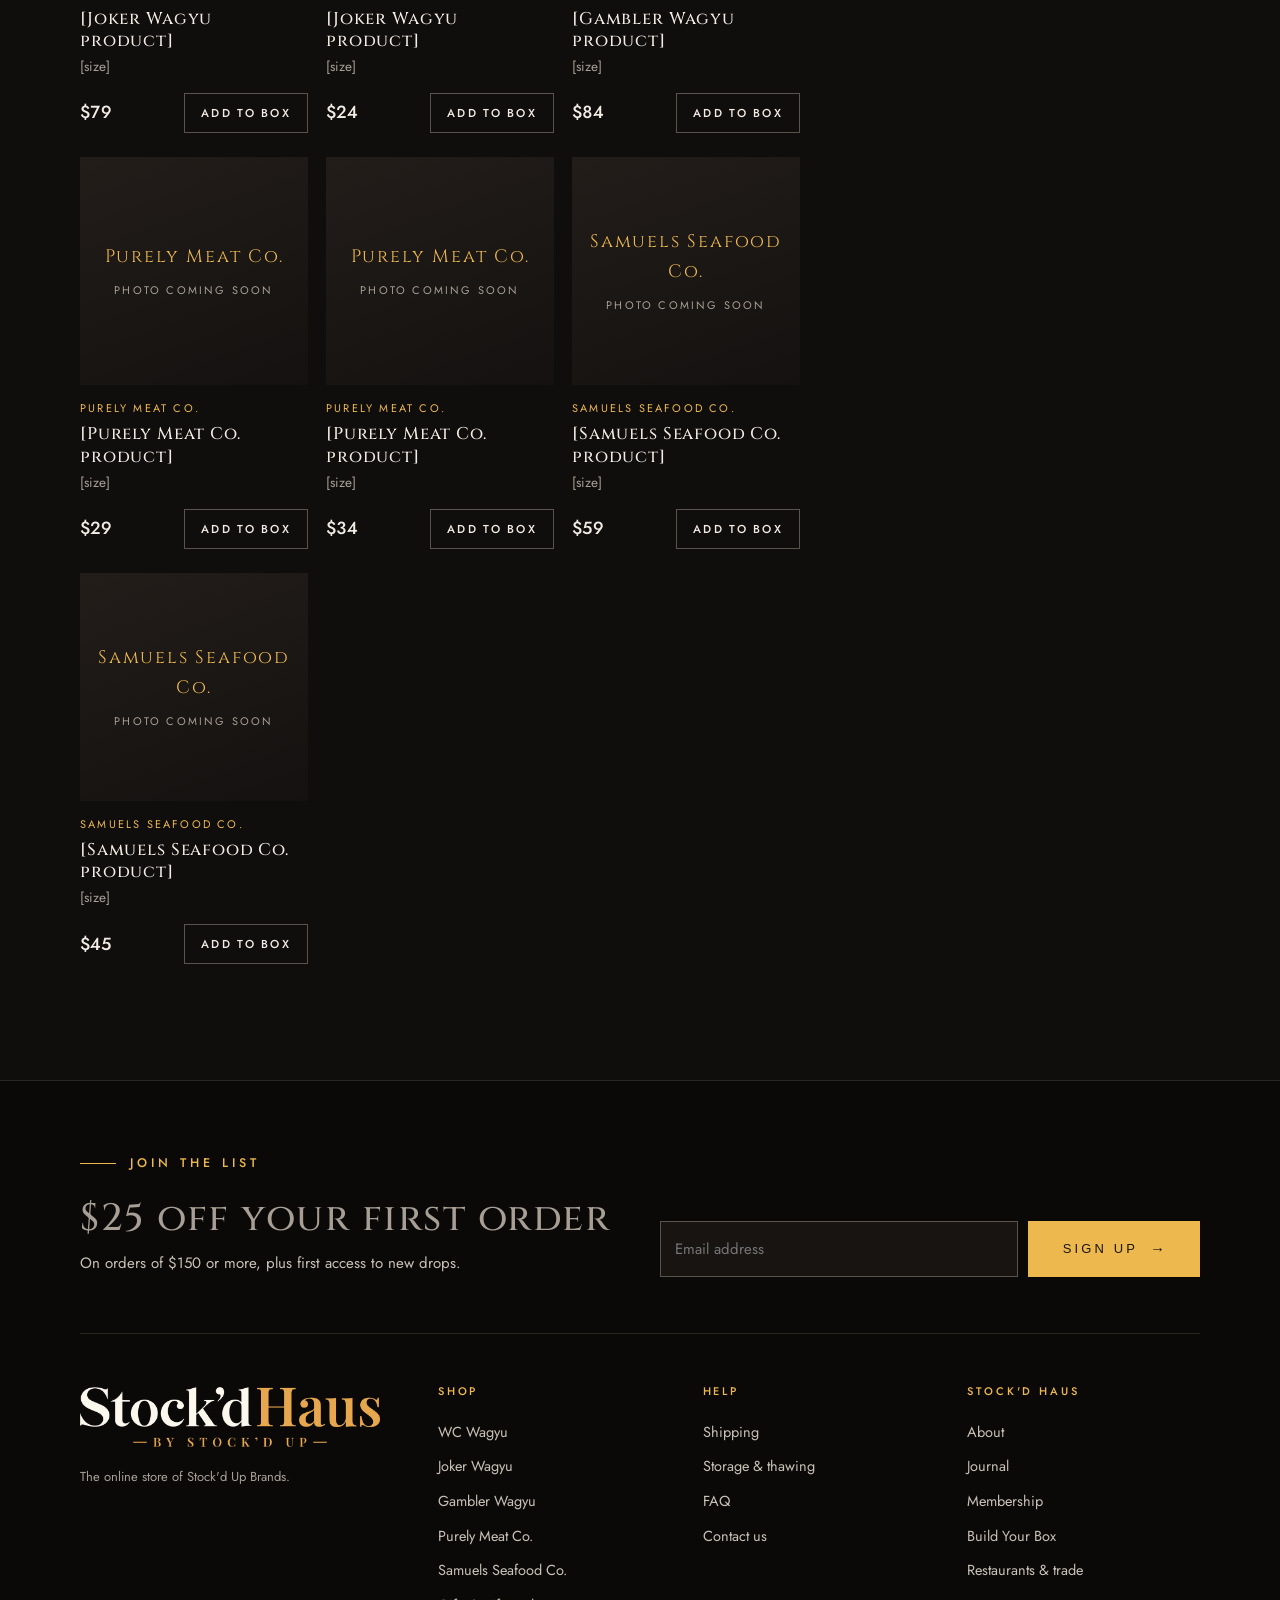
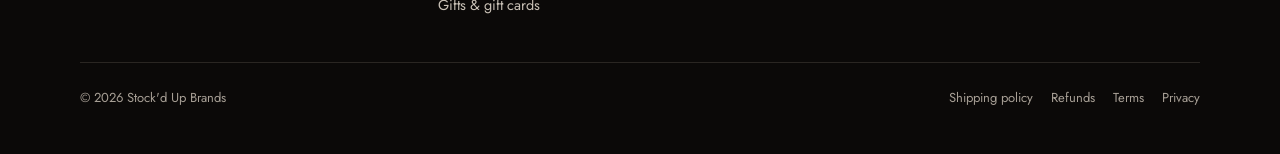
<file: build-your-box.html>
<!doctype html>
<html lang="en">
<head>
<meta charset="utf-8">
<meta name="viewport" content="width=device-width, initial-scale=1">
<title>Build Your Box — Stock'd Haus</title>
<meta name="description" content="Mix any cuts from across the Stock'd Up brands into one box. The more you add, the more you save.">
<meta name="theme-color" content="#100E0D">
<link rel="icon" type="image/png" sizes="32x32" href="images/brand/favicon-32.png">
<link rel="apple-touch-icon" href="images/brand/apple-touch-icon.png">
<link rel="preconnect" href="https://fonts.googleapis.com">
<link rel="preconnect" href="https://fonts.gstatic.com" crossorigin>
<link rel="stylesheet" href="https://fonts.googleapis.com/css2?family=Cinzel:wght@400;500;600&amp;family=Cormorant+Garamond:ital,wght@0,500;1,400;1,500&amp;family=Jost:wght@300;400;500;600&amp;display=swap">
<link rel="stylesheet" href="assets/css/base.css">
<link rel="stylesheet" href="assets/css/store.css">
<script>document.documentElement.classList.add('js')</script>
</head>
<body data-page="box">

<main class="page-top section" style="padding-bottom: clamp(72px, 9vw, 120px)">
<div class="wrap">
<div class="section-head" style="margin-bottom: 36px">
<p class="eyebrow">Build your box</p>
<h1 class="h2" style="margin: 0">Your cuts. Your box.</h1>
<p class="lede" id="box-intro" style="margin-top: 18px"></p>
</div>
<div class="filters" id="tabs" style="position: static; display: flex; flex-wrap: wrap; gap: 10px; margin-bottom: 28px"></div>
<div class="box-layout">
<div class="box-grid" id="box-grid"></div>
<aside class="box-panel" aria-labelledby="box-title">
<h2 id="box-title">Your box</h2>
<p class="fine" id="box-hint" style="margin: 0"></p>
<div class="box-steps" id="box-steps"></div>
<ul class="box-items" id="box-items"></ul>
<div class="box-sum">
<div><span>Items</span><span id="sum-items">$0</span></div>
<div class="save"><span id="sum-save-label">Box saving</span><span id="sum-save">$0</span></div>
<div class="total"><span>Box total</span><b id="sum-total">$0</b></div>
</div>
<button class="btn btn--block" type="button" id="box-add" disabled>Add box to cart</button>
</aside>
</div>
</div>
</main>

<script src="assets/js/catalog.js"></script>
<script src="assets/js/store.js"></script>
<script>
(function () {
  var S = window.SH, tiers = S.settings.boxTiers, min = tiers[0].items;
  var items = S.products.filter(function (p) { return ['boxes', 'gifts'].indexOf(p.category) < 0; });
  var tab = '', box = [];

  document.getElementById('box-intro').textContent = 'Mix any steaks, burgers and seafood from across our brands. Save ' +
    tiers.map(function (t) { return t.percent + '% at ' + t.items; }).join(', ') + ' items. [confirm]';
  document.getElementById('box-steps').innerHTML = tiers.map(function (t) {
    return '<div class="box-step" data-at="' + t.items + '"><b>' + t.percent + '%</b>' + t.items + '+ items</div>';
  }).join('');

  function drawTabs() {
    var brandsHere = S.brands.filter(function (b) { return items.some(function (p) { return p.brand === b.id; }); });
    document.getElementById('tabs').innerHTML = [{ id: '', name: 'All' }].concat(brandsHere).map(function (b) {
      return '<button type="button" class="chip-btn" style="width: auto; border-color: var(--line-3)" data-tab="' + b.id + '" aria-pressed="' + (tab === b.id) + '">' + S.esc(b.name) + '</button>';
    }).join('');
  }
  function drawGrid() {
    var grid = document.getElementById('box-grid');
    grid.innerHTML = items.filter(function (p) { return !tab || p.brand === tab; }).map(function (p) {
      var sel = p.variants ? '<label class="visually-hidden" for="v-' + p.id + '">Option for ' + S.esc(p.name) + '</label><select class="select" id="v-' + p.id + '" style="min-height: 40px; width: 100%; margin-top: 10px">' +
        p.variants.map(function (v, i) { return '<option value="' + i + '">' + S.esc(v.label) + ' · ' + S.money(v.price) + '</option>'; }).join('') + '</select>' : '';
      return '<article class="card" data-reveal>' +
        '<a class="card-media" href="product.html?id=' + p.id + '">' + S.media(p) + '</a>' +
        '<div class="card-body"><p class="card-brand">' + S.esc(S.brandName(p.brand)) + (p.tier ? ' · ' + p.tier : '') + '</p>' +
        '<h3 class="card-name">' + S.esc(p.name) + '</h3><p class="card-size">' + S.esc(p.size || '') + '</p>' + sel +
        '<div class="card-foot"><p class="card-price">' + (p.variants ? 'From ' : '') + S.money(S.fromPrice(p)) + '</p>' +
        '<button class="card-add" type="button" data-box="' + p.id + '">Add to box</button></div></div></article>';
    }).join('');
    S.reveal(grid);
  }
  function percentFor(n) {
    var pct = 0; tiers.forEach(function (t) { if (n >= t.items) pct = t.percent; }); return pct;
  }
  function drawBox() {
    var n = box.reduce(function (t, b) { return t + b.qty; }, 0);
    var sub = box.reduce(function (t, b) { return t + b.price * b.qty; }, 0);
    var pct = percentFor(n), save = Math.round(sub * pct / 100);
    document.getElementById('box-items').innerHTML = box.length ? box.map(function (b, i) {
      return '<li><span>' + S.esc(b.name) + '<small>' + S.esc(S.brandName(b.brand) + (b.variant ? ' · ' + b.variant : '')) + '</small></span>' +
        '<div class="qty qty--sm"><button type="button" data-bdec="' + i + '" aria-label="Remove one">−</button><span>' + b.qty + '</span><button type="button" data-binc="' + i + '" aria-label="Add one">+</button></div></li>';
    }).join('') : '<li style="display: block; color: var(--text-3)">Add at least ' + min + ' items to build a box.</li>';
    var next = tiers.find(function (t) { return n < t.items; });
    document.getElementById('box-hint').textContent = next ? 'Add ' + (next.items - n) + ' more to save ' + next.percent + '%.' : 'You\'re saving the most a box can.';
    document.querySelectorAll('.box-step').forEach(function (s) { s.classList.toggle('is-on', n >= +s.dataset.at); });
    document.getElementById('sum-items').textContent = S.money(sub);
    document.getElementById('sum-save-label').textContent = 'Box saving' + (pct ? ' (' + pct + '%)' : '');
    document.getElementById('sum-save').textContent = '−' + S.money(save);
    document.getElementById('sum-total').textContent = S.money(sub - save);
    var add = document.getElementById('box-add');
    add.disabled = n < min;
    add.textContent = n < min ? 'Add ' + (min - n) + ' more to continue' : 'Add box to cart · ' + S.money(sub - save);
  }
  document.addEventListener('click', function (e) {
    var t = e.target.closest('[data-tab]');
    if (t) { tab = t.dataset.tab; drawTabs(); drawGrid(); return; }
    var a = e.target.closest('[data-box]');
    if (a) {
      var p = S.product(a.dataset.box), sel = document.getElementById('v-' + p.id);
      var v = p.variants ? p.variants[sel ? +sel.value : 0] : null;
      var key = p.id + '|' + (v ? v.label : '');
      var found = box.find(function (b) { return b.key === key; });
      if (found) found.qty++;
      else box.push({ key: key, id: p.id, name: p.name, brand: p.brand, variant: v ? v.label : '', price: v ? v.price : p.price, qty: 1 });
      S.toast(p.name + ' added to your box');
      drawBox(); return;
    }
    var inc = e.target.closest('[data-binc]'), dec = e.target.closest('[data-bdec]');
    if (inc) { box[+inc.dataset.binc].qty++; drawBox(); }
    if (dec) { var i = +dec.dataset.bdec; box[i].qty--; if (box[i].qty < 1) box.splice(i, 1); drawBox(); }
  });
  document.getElementById('box-add').addEventListener('click', function () {
    var n = box.reduce(function (t, b) { return t + b.qty; }, 0);
    var sub = box.reduce(function (t, b) { return t + b.price * b.qty; }, 0);
    var total = sub - Math.round(sub * percentFor(n) / 100);
    S.addToCart({ id: 'custom-box', name: 'Build Your Box (' + n + ' items)', brand: 'stockd-haus', image: 'images/real-sliced.webp', price: total,
      box: box.map(function (b) { return { name: b.name + (b.variant ? ' (' + b.variant + ')' : ''), qty: b.qty }; }) });
    box = []; drawBox();
  });
  drawTabs(); drawGrid(); drawBox();
})();
</script>
</body>
</html>
</file>
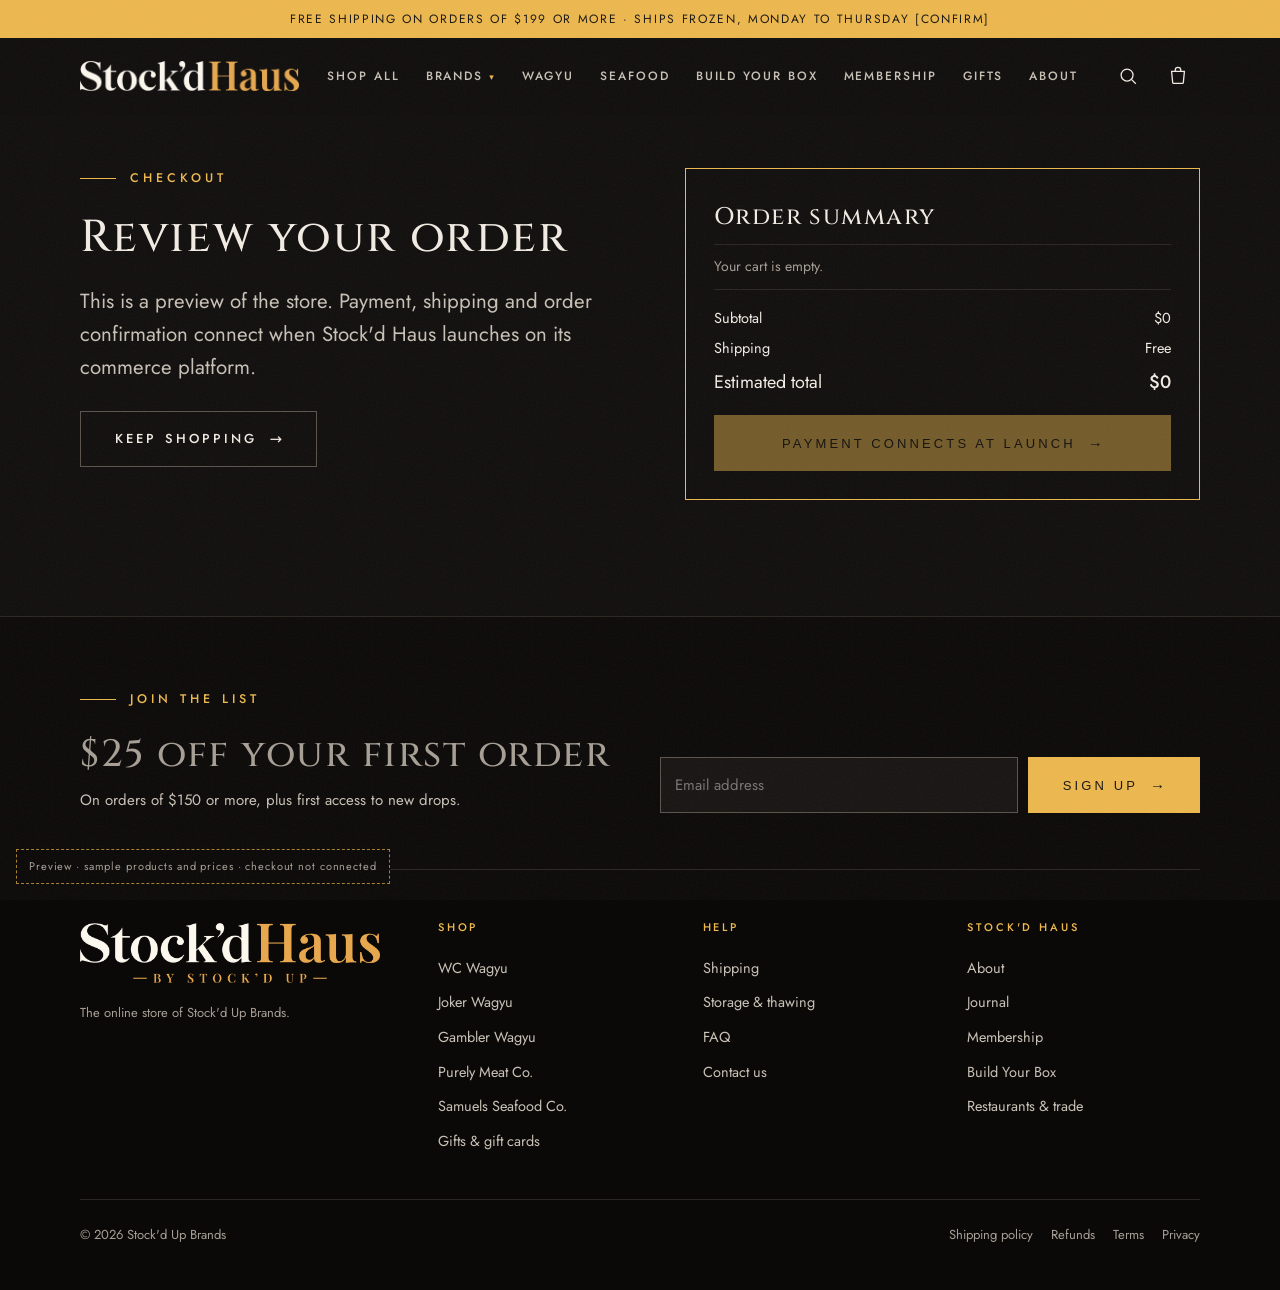
<file: checkout.html>
<!doctype html>
<html lang="en">
<head>
<meta charset="utf-8">
<meta name="viewport" content="width=device-width, initial-scale=1">
<title>Checkout — Stock'd Haus</title>
<meta name="description" content="Review your order.">
<meta name="theme-color" content="#100E0D">
<link rel="icon" type="image/png" sizes="32x32" href="images/brand/favicon-32.png">
<link rel="apple-touch-icon" href="images/brand/apple-touch-icon.png">
<link rel="preconnect" href="https://fonts.googleapis.com">
<link rel="preconnect" href="https://fonts.gstatic.com" crossorigin>
<link rel="stylesheet" href="https://fonts.googleapis.com/css2?family=Cinzel:wght@400;500;600&amp;family=Cormorant+Garamond:ital,wght@0,500;1,400;1,500&amp;family=Jost:wght@300;400;500;600&amp;display=swap">
<link rel="stylesheet" href="assets/css/base.css">
<link rel="stylesheet" href="assets/css/store.css">
<script>document.documentElement.classList.add('js')</script>
</head>
<body data-page="checkout">

<main class="page-top section" style="padding-bottom: clamp(72px, 9vw, 120px)">
<div class="wrap">
<div class="split split--top">
<div>
<p class="eyebrow">Checkout</p>
<h1 class="h2" style="margin: 0">Review your order</h1>
<p class="lede" style="margin-top: 20px">This is a preview of the store. Payment, shipping and order confirmation connect when Stock'd Haus launches on its commerce platform.</p>
<div class="btns" style="margin-top: 28px"><a class="btn btn--ghost" href="shop.html">Keep shopping</a></div>
</div>
<div class="box-panel" style="position: static">
<h2>Order summary</h2>
<ul class="box-items" id="sum-lines" style="max-height: none"></ul>
<div class="box-sum">
<div><span>Subtotal</span><span id="c-sub"></span></div>
<div><span>Shipping</span><span id="c-ship"></span></div>
<div class="total"><span>Estimated total</span><b id="c-total"></b></div>
</div>
<p class="fine" id="c-gift"></p>
<button class="btn btn--block" type="button" id="pay" disabled>Payment connects at launch</button>
</div>
</div>
</div>
</main>

<script src="assets/js/catalog.js"></script>
<script src="assets/js/store.js"></script>
<script>
(function () {
  var S = SH;
  function draw() {
    var sub = S.cartSubtotal(), ship = sub === 0 || sub >= S.settings.freeShippingCents ? 0 : S.settings.flatShippingCents;
    document.getElementById('sum-lines').innerHTML = S.cart.length ? S.cart.map(function (l) {
      return '<li><span>' + l.qty + ' × ' + S.esc(l.name) + '<small>' + S.esc([S.brandName(l.brand), l.variant, l.plan === 'subscribe' ? 'Subscribe and save' : ''].filter(Boolean).join(' · ')) + '</small></span><b>' + S.money(l.price * l.qty) + '</b></li>';
    }).join('') : '<li style="display: block; color: var(--text-3)">Your cart is empty.</li>';
    document.getElementById('c-sub').textContent = S.money(sub);
    document.getElementById('c-ship').textContent = ship ? S.money(ship) : 'Free';
    document.getElementById('c-total').textContent = S.money(sub + ship);
    var g = null; try { g = JSON.parse(localStorage.getItem('sh-gift')); } catch (e) {}
    document.getElementById('c-gift').textContent = g && g.on ? 'Gift message: ' + (g.note || '(none yet)') : '';
  }
  document.addEventListener('cart:change', draw);
  draw();
})();
</script>
</body>
</html>
</file>
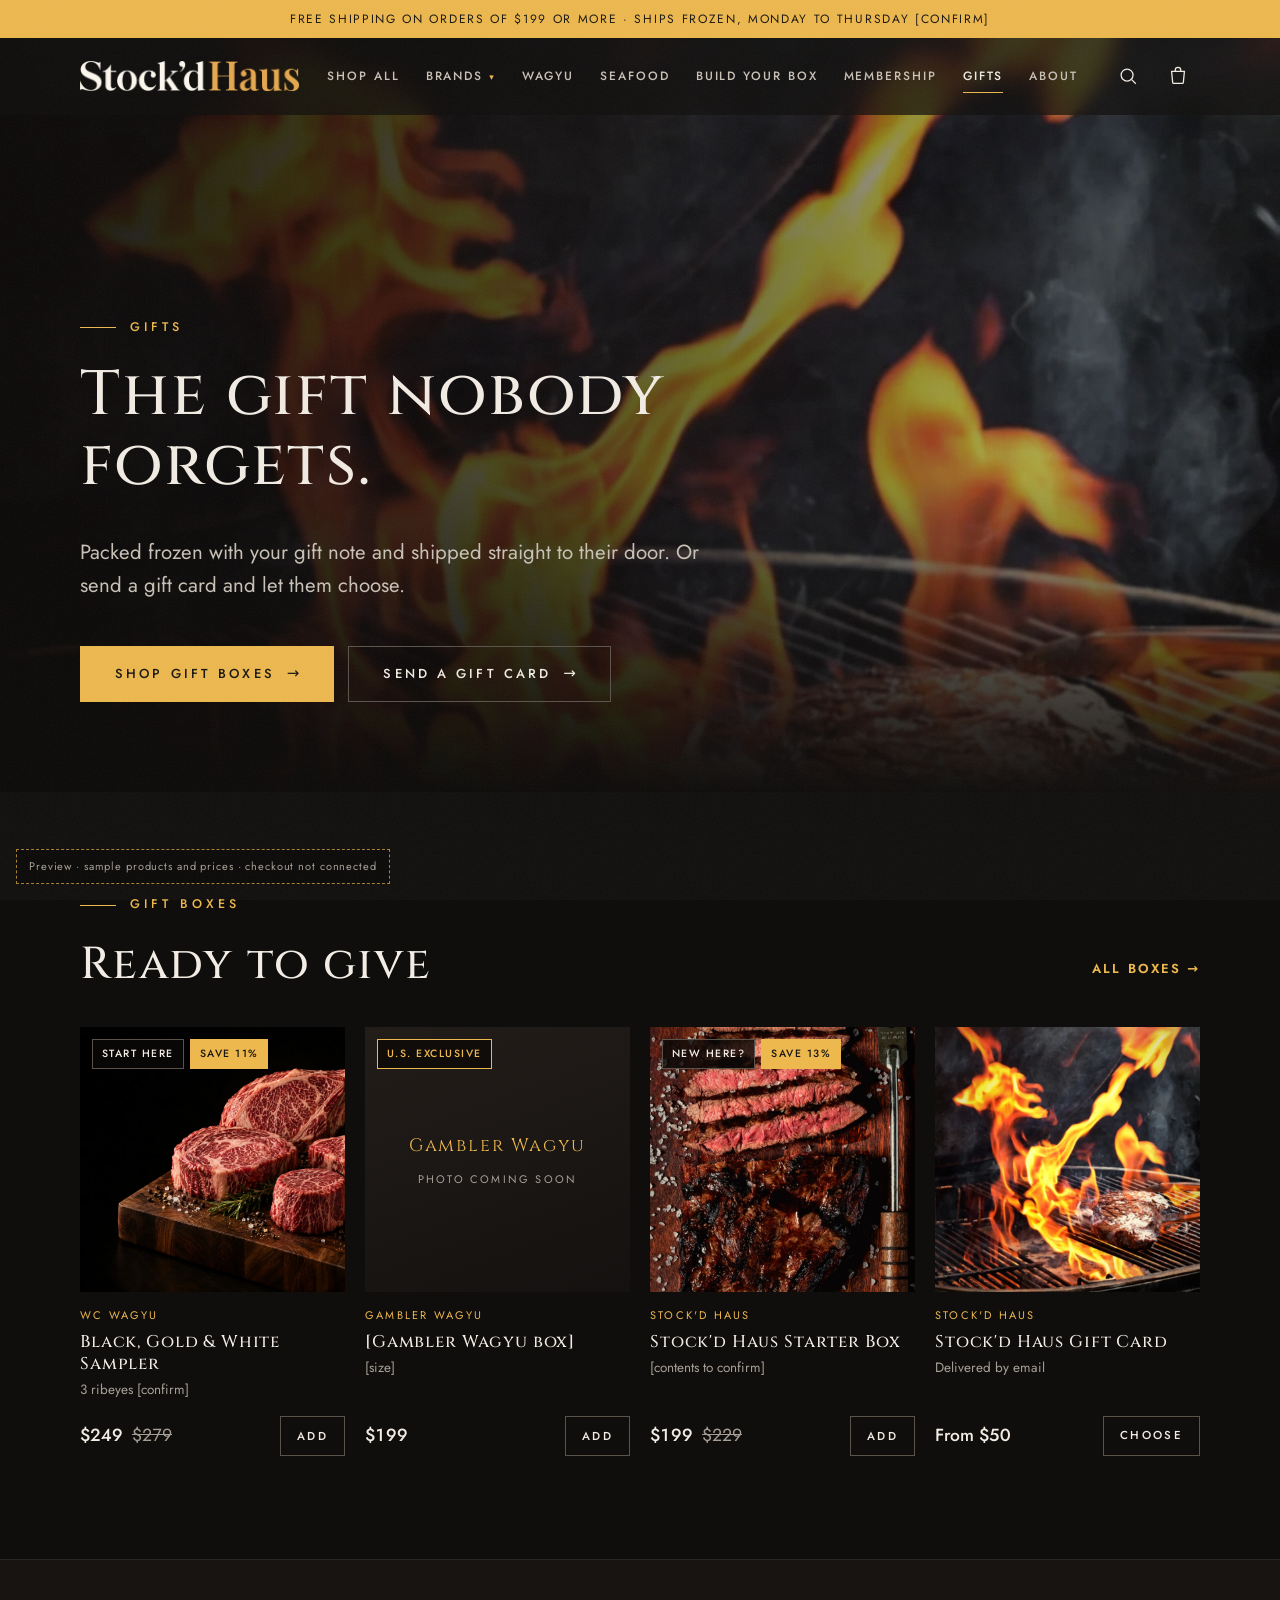
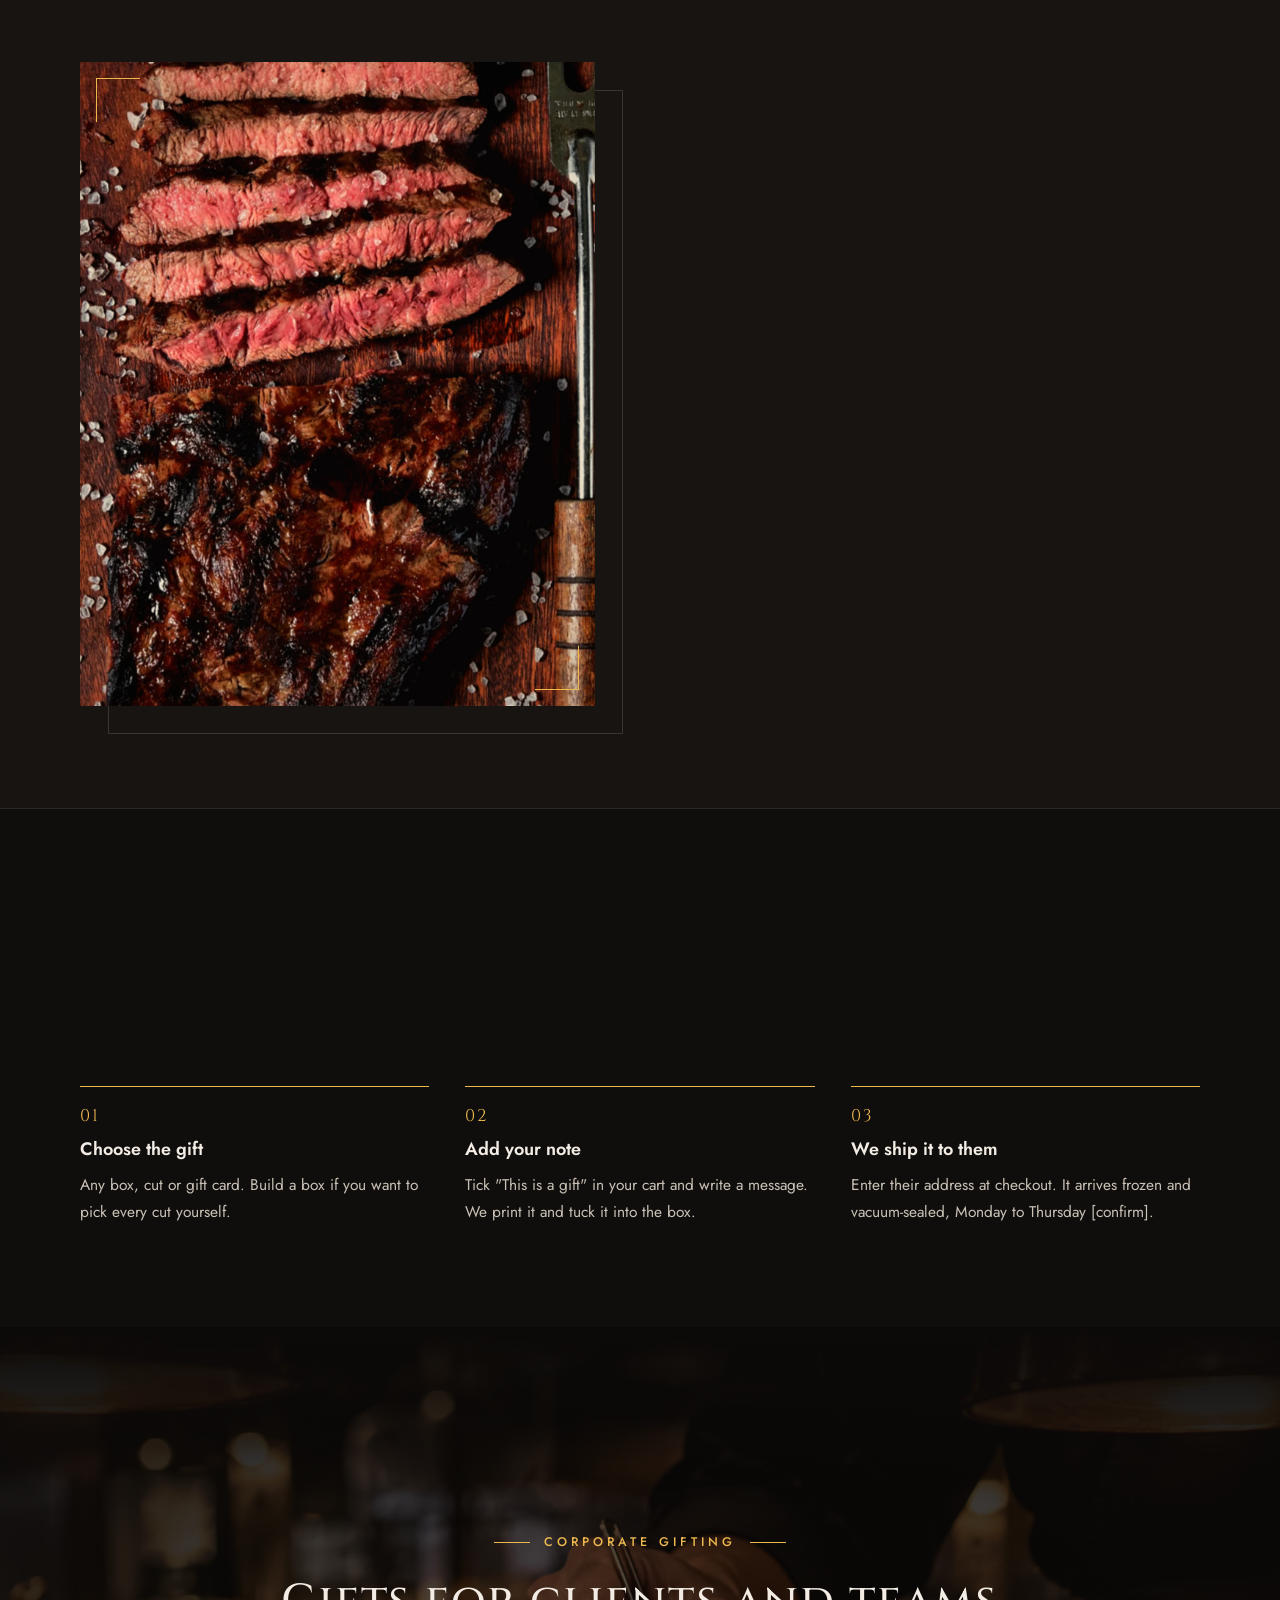
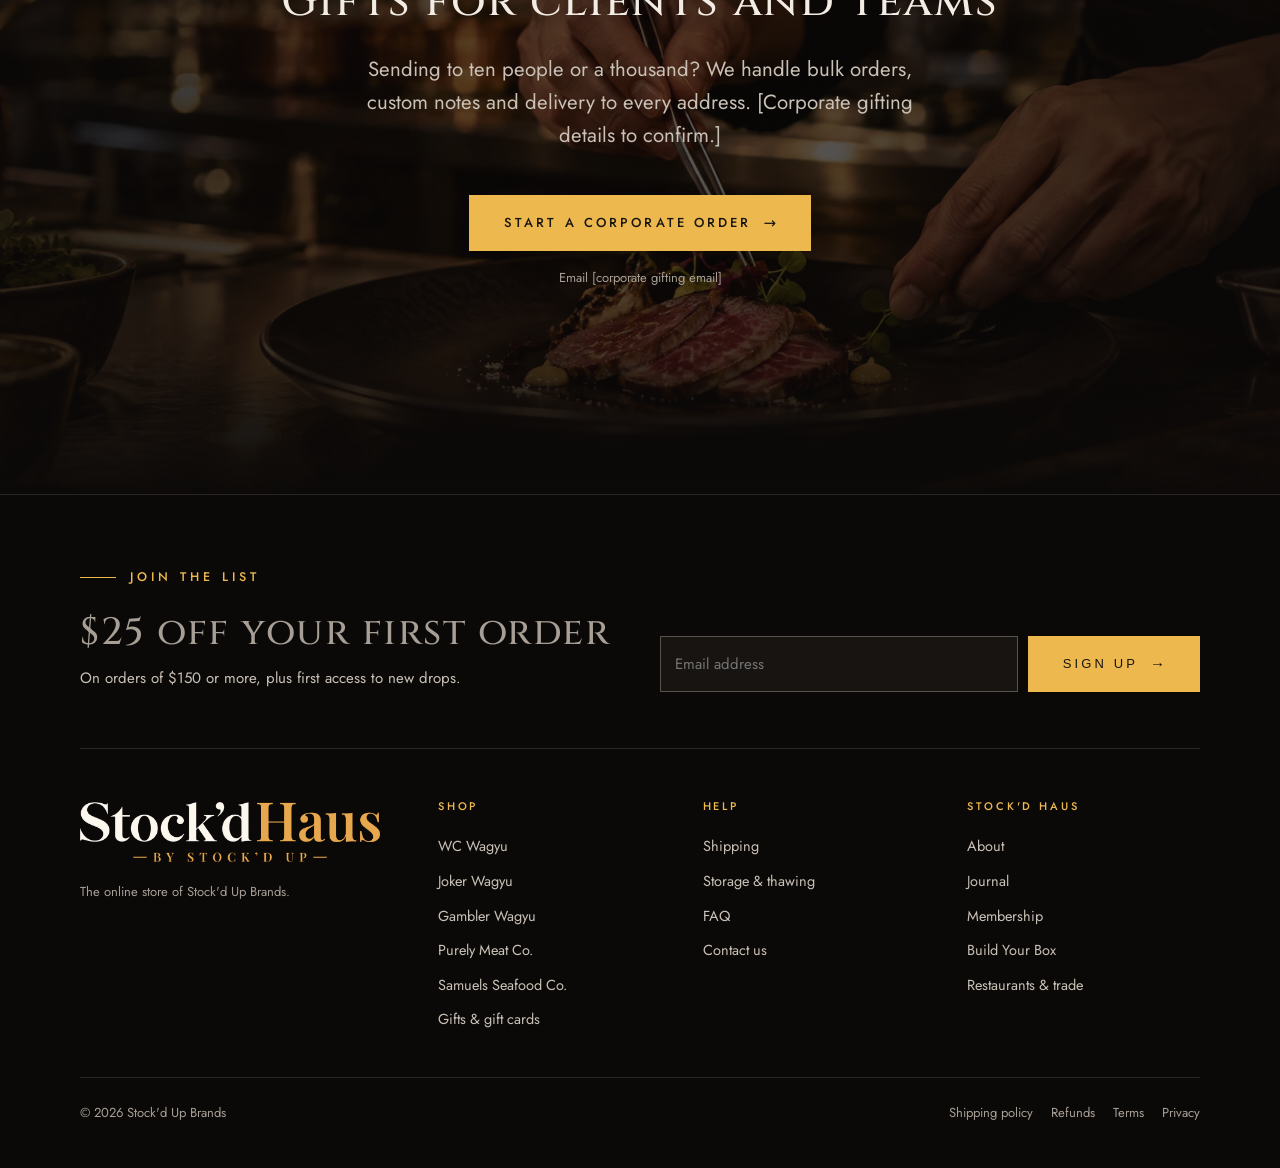
<file: gifts.html>
<!doctype html>
<html lang="en">
<head>
<meta charset="utf-8">
<meta name="viewport" content="width=device-width, initial-scale=1">
<title>Gifts — Stock'd Haus</title>
<meta name="description" content="Gift boxes and gift cards from Stock'd Haus, shipped frozen with your note.">
<meta name="theme-color" content="#100E0D">
<link rel="icon" type="image/png" sizes="32x32" href="images/brand/favicon-32.png">
<link rel="apple-touch-icon" href="images/brand/apple-touch-icon.png">
<link rel="preconnect" href="https://fonts.googleapis.com">
<link rel="preconnect" href="https://fonts.gstatic.com" crossorigin>
<link rel="stylesheet" href="https://fonts.googleapis.com/css2?family=Cinzel:wght@400;500;600&amp;family=Cormorant+Garamond:ital,wght@0,500;1,400;1,500&amp;family=Jost:wght@300;400;500;600&amp;display=swap">
<link rel="stylesheet" href="assets/css/base.css">
<link rel="stylesheet" href="assets/css/store.css">
<script>document.documentElement.classList.add('js')</script>
</head>
<body data-page="gifts">

<main>
<section class="hero hero--short">
<div class="hero-media" style="--pos: center 40%"><img src="images/real-flames.webp" alt="Flames rising around a steak on a charcoal grill" width="1600" height="2539" fetchpriority="high"></div>
<div class="wrap">
<p class="eyebrow" data-hero="1">Gifts</p>
<h1 class="display display--md" data-hero="2">The gift nobody forgets.</h1>
<p class="lede" data-hero="3">Packed frozen with your gift note and shipped straight to their door. Or send a gift card and let them choose.</p>
<div class="btns" data-hero="4"><a class="btn" href="#boxes">Shop gift boxes</a><a class="btn btn--ghost" href="product.html?id=gift-card">Send a gift card</a></div>
</div>
</section>

<section class="section" id="boxes" aria-labelledby="gb-title" style="padding-block: clamp(64px, 8vw, 112px)">
<div class="wrap">
<div class="shop-head"><div><p class="eyebrow" data-reveal>Gift boxes</p><h2 id="gb-title" class="h2" data-reveal style="--d:.1s">Ready to give</h2></div><a class="text-link" href="shop.html?category=boxes" data-reveal>All boxes →</a></div>
<div class="grid" id="gift-boxes"></div>
</div>
</section>

<section class="section section--alt" aria-labelledby="gc-title" style="padding-block: clamp(64px, 8vw, 112px)">
<div class="wrap">
<div class="split">
<div class="frame-wrap" data-reveal="left"><div class="frame frame--portrait frame--corners" data-parallax><img src="images/real-sliced.webp" alt="Sliced medium-rare steak on a board with salt" loading="lazy" style="object-position: center 30%"></div></div>
<div>
<p class="eyebrow" data-reveal>Gift cards</p>
<h2 id="gc-title" class="h2" data-reveal style="--d:.1s">Let them choose</h2>
<p class="muted" data-reveal style="--d:.2s; margin: 24px 0 32px">Delivered by email and spendable on anything across our brands. Choose $50, $100, $200 or $500.</p>
<div class="btns" data-reveal style="--d:.3s"><a class="btn" href="product.html?id=gift-card">Send a gift card</a></div>
</div>
</div>
</div>
</section>

<section class="section" aria-labelledby="how-gift" style="padding-block: clamp(64px, 8vw, 112px)">
<div class="wrap">
<div class="section-head"><p class="eyebrow" data-reveal>How gifting works</p><h2 id="how-gift" class="h2" data-reveal style="--d:.1s">Three steps</h2></div>
<ol class="rules steps-3">
<li data-reveal><div class="numeral">01</div><h3>Choose the gift</h3><p>Any box, cut or gift card. Build a box if you want to pick every cut yourself.</p></li>
<li data-reveal style="--d:.1s"><div class="numeral">02</div><h3>Add your note</h3><p>Tick "This is a gift" in your cart and write a message. We print it and tuck it into the box.</p></li>
<li data-reveal style="--d:.2s"><div class="numeral">03</div><h3>We ship it to them</h3><p>Enter their address at checkout. It arrives frozen and vacuum-sealed, Monday to Thursday [confirm].</p></li>
</ol>
</div>
</section>

<section class="photo-section center" aria-labelledby="corp-title">
<div class="frame" data-parallax><img src="images/chef-plating.webp" alt="" loading="lazy"></div>
<div class="wrap">
<p class="eyebrow eyebrow--center" data-reveal>Corporate gifting</p>
<h2 id="corp-title" class="h2" data-reveal style="--d:.1s">Gifts for clients and teams</h2>
<p class="muted lede" data-reveal style="--d:.2s">Sending to ten people or a thousand? We handle bulk orders, custom notes and delivery to every address. [Corporate gifting details to confirm.]</p>
<div class="btns btns--center" data-reveal style="--d:.3s"><a class="btn" href="mailto:[corporate gifting email]">Start a corporate order</a></div>
<p class="fine" data-reveal style="margin-top: 16px">Email [corporate gifting email]</p>
</div>
</section>
</main>

<script src="assets/js/catalog.js"></script>
<script src="assets/js/store.js"></script>
<script src="assets/js/journal.js"></script>
<script>
document.getElementById('gift-boxes').innerHTML = SH.products.filter(function (p) { return p.category === 'boxes' || p.giftCard; }).map(SH.card).join('');
SH.reveal(); SH.parallax();
</script>
</body>
</html>
</file>
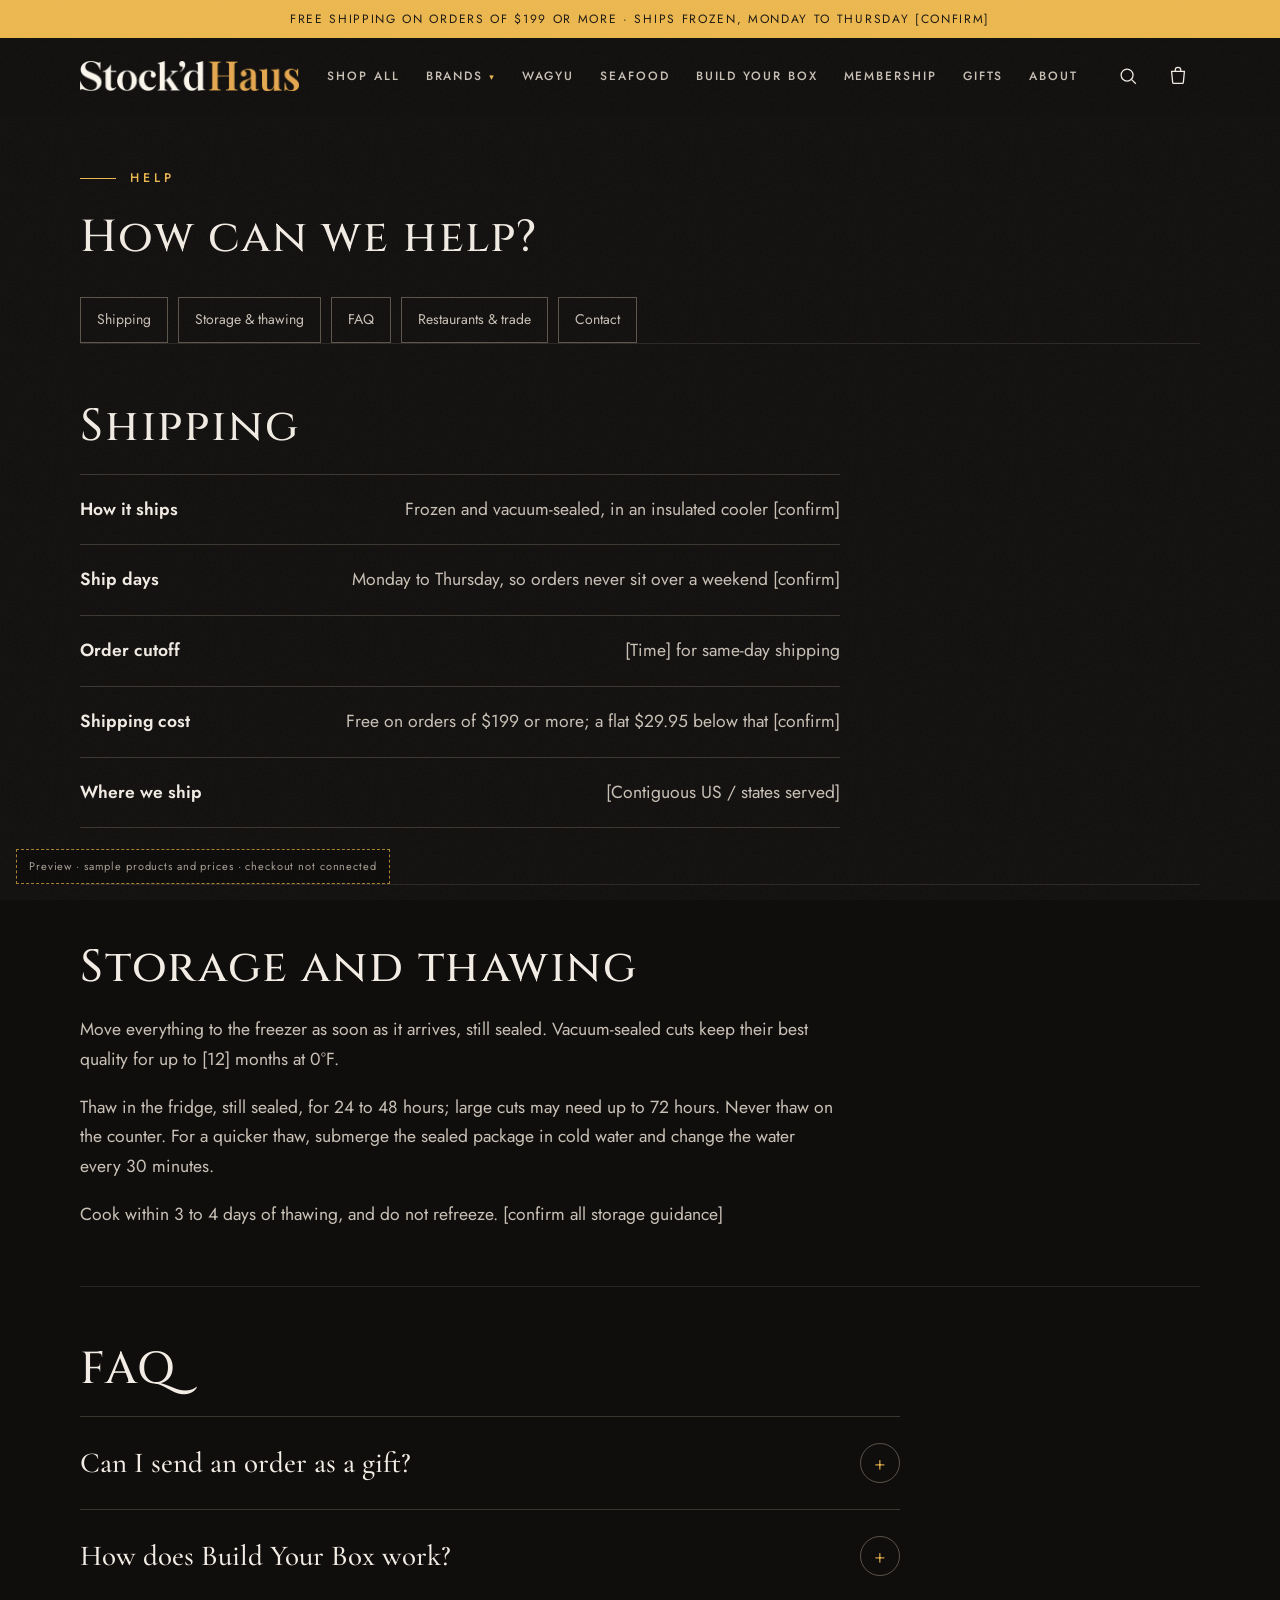
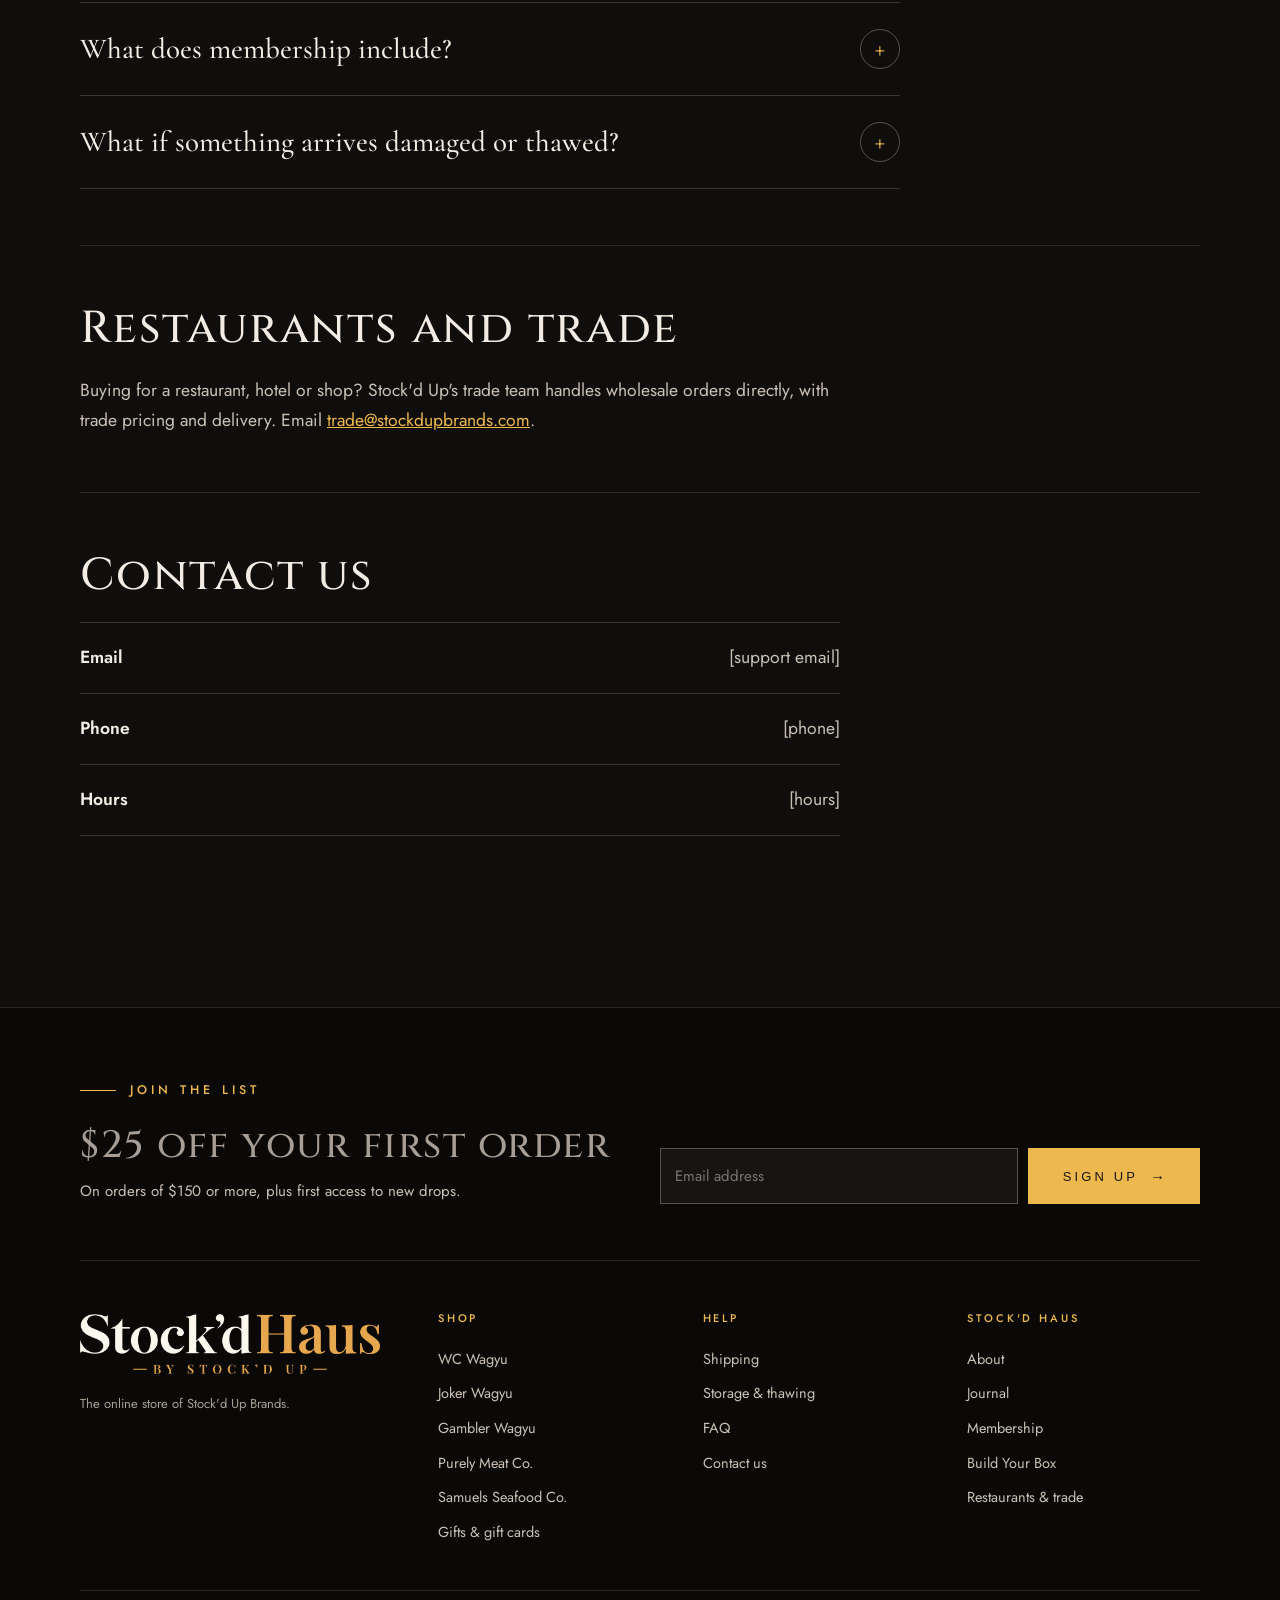
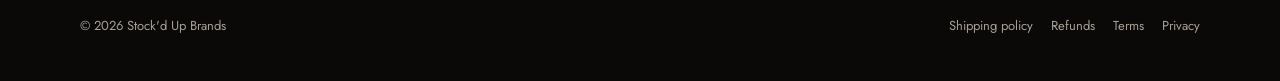
<file: help.html>
<!doctype html>
<html lang="en">
<head>
<meta charset="utf-8">
<meta name="viewport" content="width=device-width, initial-scale=1">
<title>Help — Stock'd Haus</title>
<meta name="description" content="Shipping, storage and thawing, FAQ and contact details for Stock'd Haus.">
<meta name="theme-color" content="#100E0D">
<link rel="icon" type="image/png" sizes="32x32" href="images/brand/favicon-32.png">
<link rel="apple-touch-icon" href="images/brand/apple-touch-icon.png">
<link rel="preconnect" href="https://fonts.googleapis.com">
<link rel="preconnect" href="https://fonts.gstatic.com" crossorigin>
<link rel="stylesheet" href="https://fonts.googleapis.com/css2?family=Cinzel:wght@400;500;600&amp;family=Cormorant+Garamond:ital,wght@0,500;1,400;1,500&amp;family=Jost:wght@300;400;500;600&amp;display=swap">
<link rel="stylesheet" href="assets/css/base.css">
<link rel="stylesheet" href="assets/css/store.css">
<script>document.documentElement.classList.add('js')</script>
</head>
<body data-page="help">

<main class="page-top section" style="padding-bottom: clamp(72px, 9vw, 120px)">
<div class="wrap">
<p class="eyebrow">Help</p>
<h1 class="h2" style="margin: 0">How can we help?</h1>
<nav class="info-nav" aria-label="Help topics"><a href="#shipping">Shipping</a><a href="#storage">Storage & thawing</a><a href="#faq">FAQ</a><a href="#trade">Restaurants & trade</a><a href="#contact">Contact</a></nav>

<div class="info-block" id="shipping">
<h2 class="h2">Shipping</h2>
<dl class="spec" style="max-width: 760px">
<div><dt>How it ships</dt><dd>Frozen and vacuum-sealed, in an insulated cooler [confirm]</dd></div>
<div><dt>Ship days</dt><dd>Monday to Thursday, so orders never sit over a weekend [confirm]</dd></div>
<div><dt>Order cutoff</dt><dd>[Time] for same-day shipping</dd></div>
<div><dt>Shipping cost</dt><dd class="js-ship">Free over $199; flat $29.95 below [confirm]</dd></div>
<div><dt>Where we ship</dt><dd>[Contiguous US / states served]</dd></div>
</dl>
</div>

<div class="info-block" id="storage">
<h2 class="h2">Storage and thawing</h2>
<div class="muted">
<p>Move everything to the freezer as soon as it arrives, still sealed. Vacuum-sealed cuts keep their best quality for up to [12] months at 0°F.</p>
<p>Thaw in the fridge, still sealed, for 24 to 48 hours; large cuts may need up to 72 hours. Never thaw on the counter. For a quicker thaw, submerge the sealed package in cold water and change the water every 30 minutes.</p>
<p>Cook within 3 to 4 days of thawing, and do not refreeze. [confirm all storage guidance]</p>
</div>
</div>

<div class="info-block" id="faq">
<h2 class="h2">FAQ</h2>
<div class="faq" style="max-width: 820px">
<details><summary>Can I send an order as a gift?</summary><p>Yes. Enter their address at checkout and tick "This is a gift" in your cart to add a message. We tuck it into the box.</p></details>
<details><summary>How does Build Your Box work?</summary><p>Choose any cuts from any of our brands. Your saving grows as the box fills up, and the whole box ships together.</p></details>
<details><summary>What does membership include?</summary><p>Member pricing on every order and first access to new drops. <a href="membership.html">See membership</a>.</p></details>
<details><summary>What if something arrives damaged or thawed?</summary><p>[Damage and temperature claims policy to confirm.]</p></details>
</div>
</div>

<div class="info-block" id="trade">
<h2 class="h2">Restaurants and trade</h2>
<p class="muted" style="max-width: 760px">Buying for a restaurant, hotel or shop? Stock'd Up's trade team handles wholesale orders directly, with trade pricing and delivery. Email <a href="mailto:trade@stockdupbrands.com">trade@stockdupbrands.com</a>.</p>
</div>

<div class="info-block" id="contact">
<h2 class="h2">Contact us</h2>
<dl class="spec" style="max-width: 760px">
<div><dt>Email</dt><dd>[support email]</dd></div>
<div><dt>Phone</dt><dd>[phone]</dd></div>
<div><dt>Hours</dt><dd>[hours]</dd></div>
</dl>
</div>
</div>
</main>

<script src="assets/js/catalog.js"></script>
<script src="assets/js/store.js"></script>
<script>
document.querySelectorAll('.js-ship').forEach(function (el) { el.textContent = 'Free on orders of ' + SH.money(SH.settings.freeShippingCents) + ' or more; a flat ' + SH.money(SH.settings.flatShippingCents) + ' below that [confirm]'; });
</script>
</body>
</html>
</file>
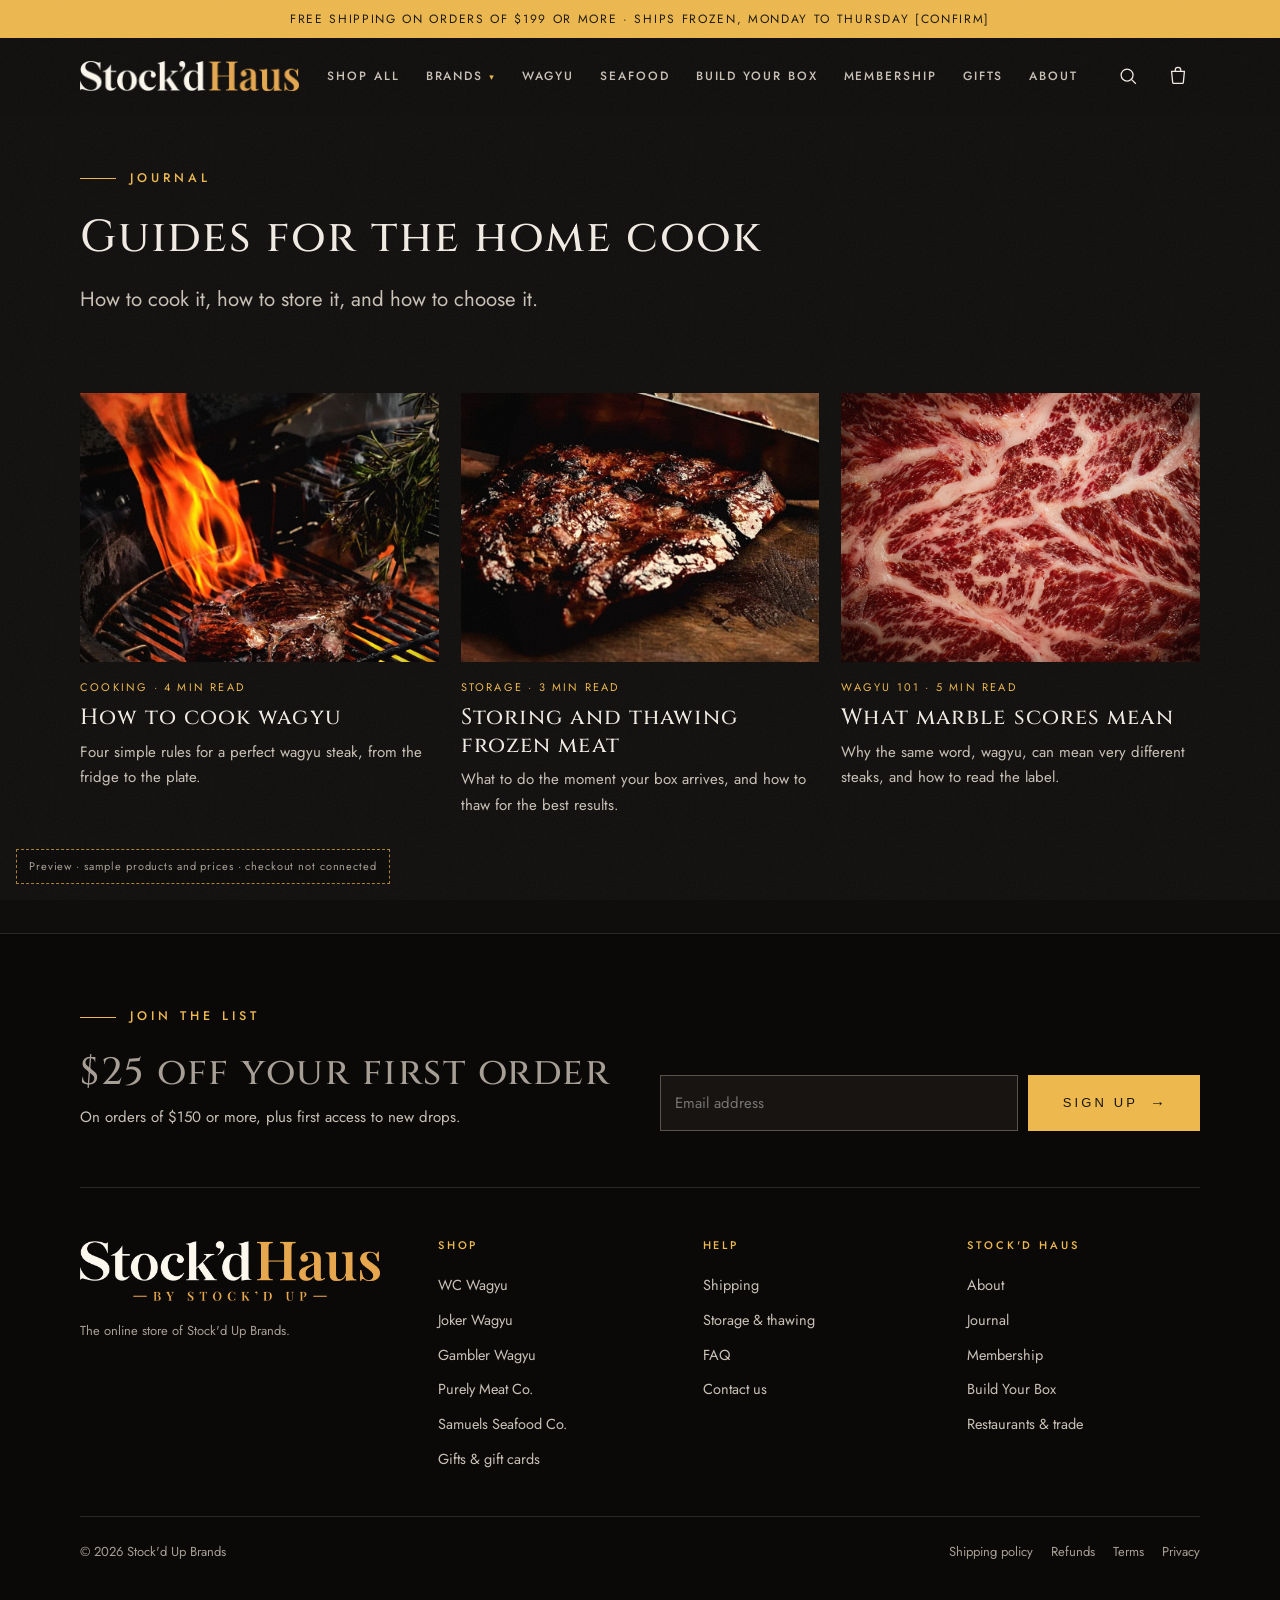
<file: journal.html>
<!doctype html>
<html lang="en">
<head>
<meta charset="utf-8">
<meta name="viewport" content="width=device-width, initial-scale=1">
<title>Journal — Stock'd Haus</title>
<meta name="description" content="Guides for home cooks: cooking wagyu, storing and thawing, and reading marble scores.">
<meta name="theme-color" content="#100E0D">
<link rel="icon" type="image/png" sizes="32x32" href="images/brand/favicon-32.png">
<link rel="apple-touch-icon" href="images/brand/apple-touch-icon.png">
<link rel="preconnect" href="https://fonts.googleapis.com">
<link rel="preconnect" href="https://fonts.gstatic.com" crossorigin>
<link rel="stylesheet" href="https://fonts.googleapis.com/css2?family=Cinzel:wght@400;500;600&amp;family=Cormorant+Garamond:ital,wght@0,500;1,400;1,500&amp;family=Jost:wght@300;400;500;600&amp;display=swap">
<link rel="stylesheet" href="assets/css/base.css">
<link rel="stylesheet" href="assets/css/store.css">
<script>document.documentElement.classList.add('js')</script>
</head>
<body data-page="journal">

<main class="page-top section" style="padding-bottom: clamp(72px, 9vw, 120px)">
<div class="wrap">
<div class="section-head">
<p class="eyebrow">Journal</p>
<h1 class="h2" style="margin: 0">Guides for the home cook</h1>
<p class="lede" style="margin-top: 18px">How to cook it, how to store it, and how to choose it.</p>
</div>
<div class="posts" id="posts"></div>
</div>
</main>

<script src="assets/js/catalog.js"></script>
<script src="assets/js/store.js"></script>
<script src="assets/js/journal.js"></script>
<script>document.getElementById('posts').innerHTML = SH.articles.map(SH.articleCard).join(''); SH.reveal();</script>
</body>
</html>
</file>
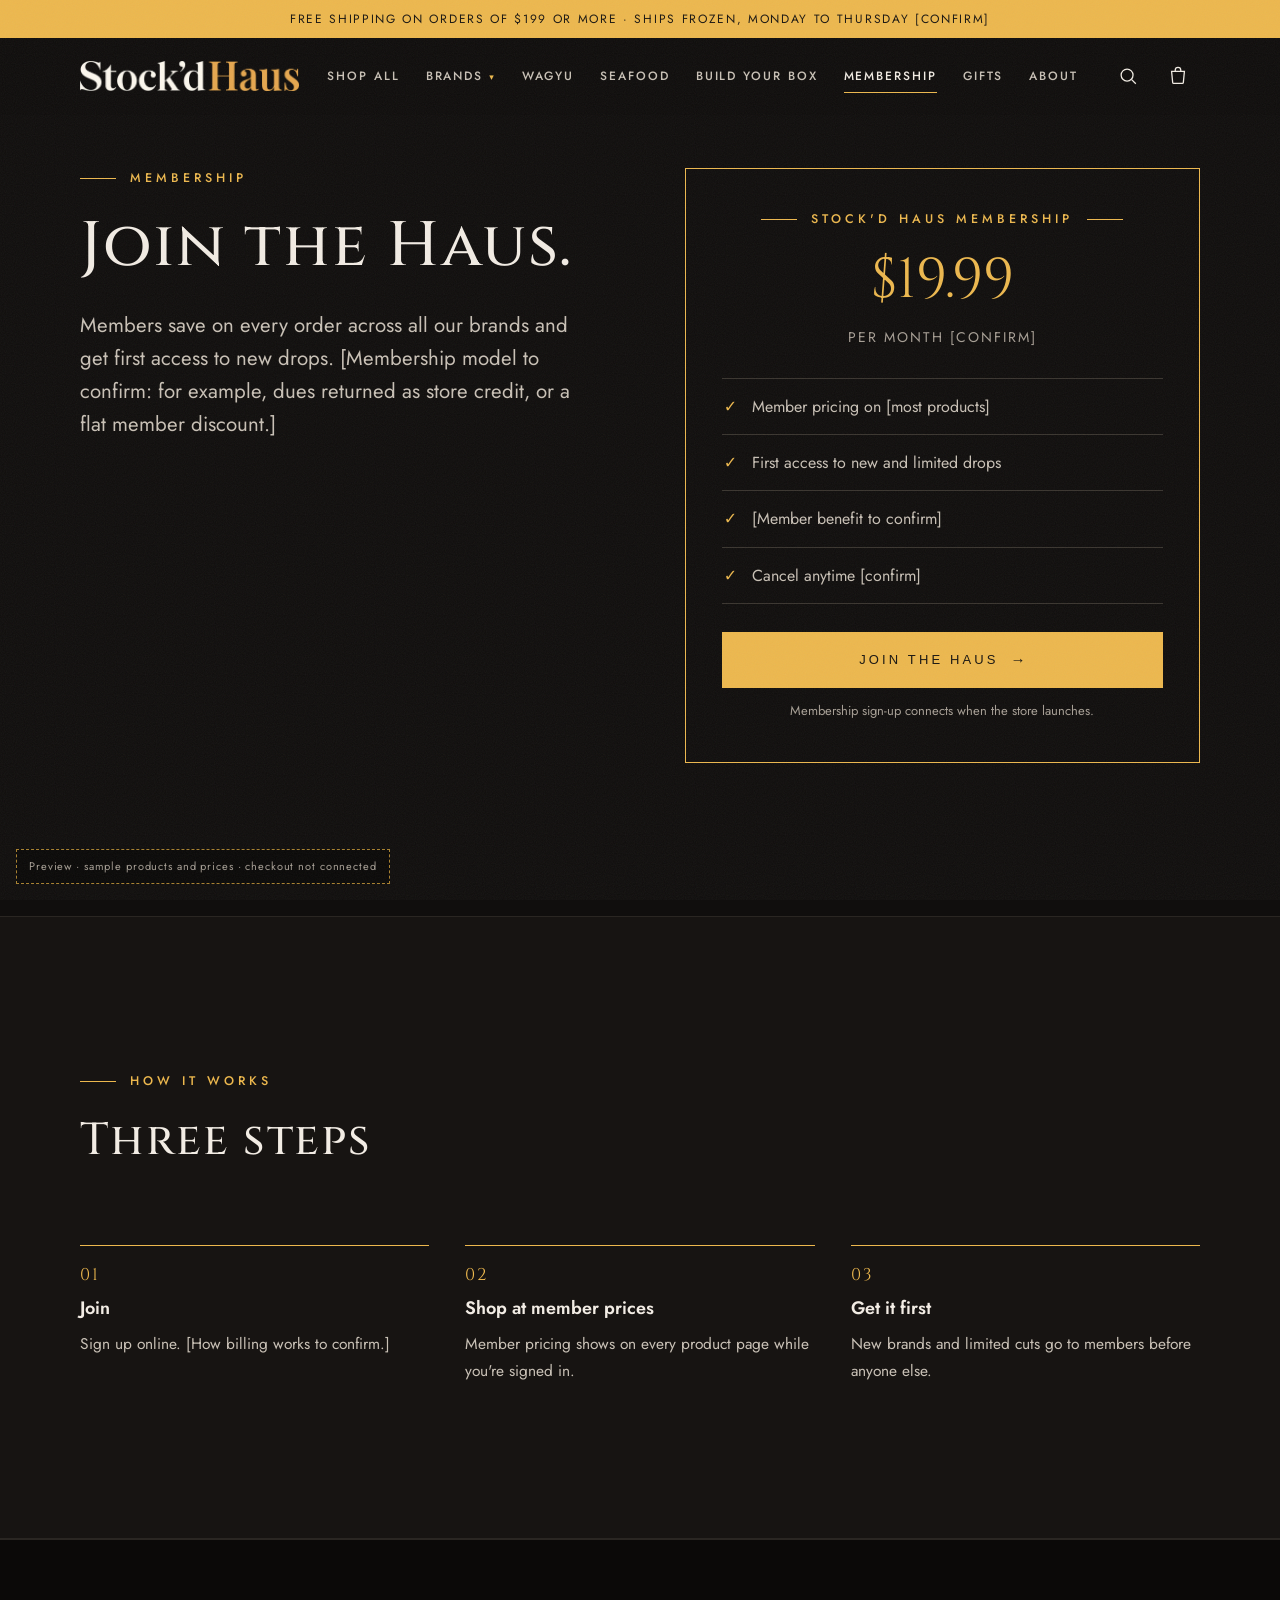
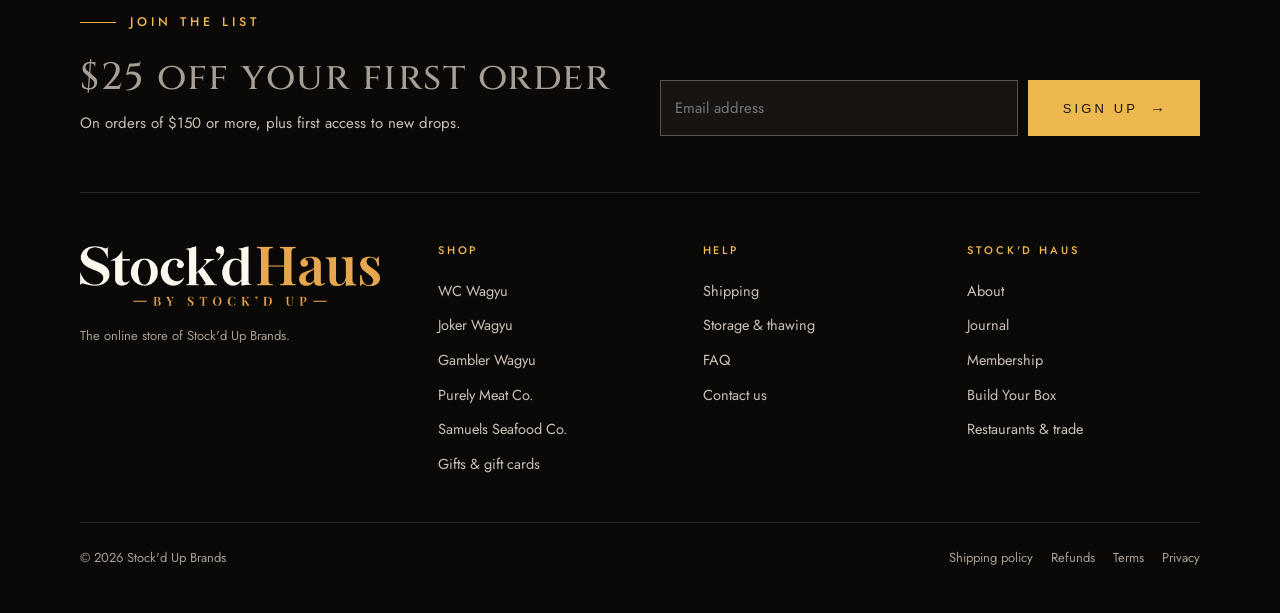
<file: membership.html>
<!doctype html>
<html lang="en">
<head>
<meta charset="utf-8">
<meta name="viewport" content="width=device-width, initial-scale=1">
<title>Membership — Stock'd Haus</title>
<meta name="description" content="Join the Haus: member pricing across our brands and first access to new drops.">
<meta name="theme-color" content="#100E0D">
<link rel="icon" type="image/png" sizes="32x32" href="images/brand/favicon-32.png">
<link rel="apple-touch-icon" href="images/brand/apple-touch-icon.png">
<link rel="preconnect" href="https://fonts.googleapis.com">
<link rel="preconnect" href="https://fonts.gstatic.com" crossorigin>
<link rel="stylesheet" href="https://fonts.googleapis.com/css2?family=Cinzel:wght@400;500;600&amp;family=Cormorant+Garamond:ital,wght@0,500;1,400;1,500&amp;family=Jost:wght@300;400;500;600&amp;display=swap">
<link rel="stylesheet" href="assets/css/base.css">
<link rel="stylesheet" href="assets/css/store.css">
<script>document.documentElement.classList.add('js')</script>
</head>
<body data-page="membership">

<main>
<section class="page-top section">
<div class="wrap">
<div class="split split--top">
<div>
<p class="eyebrow">Membership</p>
<h1 class="display display--md" style="margin: 0">Join the Haus.</h1>
<p class="lede" style="margin-top: 28px">Members save on every order across all our brands and get first access to new drops. [Membership model to confirm: for example, dues returned as store credit, or a flat member discount.]</p>
</div>
<div class="price-card">
<p class="eyebrow eyebrow--center">Stock'd Haus Membership</p>
<p class="amt js-member-price">$19.99</p>
<p class="per">per month [confirm]</p>
<ul class="path-list" style="text-align: left; margin: 28px 0">
<li>Member pricing on [most products]</li>
<li>First access to new and limited drops</li>
<li>[Member benefit to confirm]</li>
<li>Cancel anytime [confirm]</li>
</ul>
<button class="btn btn--block" type="button" id="join">Join the Haus</button>
<p class="fine" style="margin-top: 12px">Membership sign-up connects when the store launches.</p>
</div>
</div>
</div>
</section>
<section class="section section--alt" aria-labelledby="how-title">
<div class="wrap">
<div class="section-head"><p class="eyebrow" data-reveal>How it works</p><h2 id="how-title" class="h2" data-reveal style="--d:.1s">Three steps</h2></div>
<ol class="rules steps-3">
<li data-reveal><div class="numeral">01</div><h3>Join</h3><p>Sign up online. [How billing works to confirm.]</p></li>
<li data-reveal style="--d:.1s"><div class="numeral">02</div><h3>Shop at member prices</h3><p>Member pricing shows on every product page while you're signed in.</p></li>
<li data-reveal style="--d:.2s"><div class="numeral">03</div><h3>Get it first</h3><p>New brands and limited cuts go to members before anyone else.</p></li>
</ol>
</div>
</section>
</main>

<script src="assets/js/catalog.js"></script>
<script src="assets/js/store.js"></script>
<script>
document.querySelectorAll('.js-member-price').forEach(function (el) { el.textContent = SH.money(SH.settings.membershipCents); });
document.getElementById('join').addEventListener('click', function () { SH.toast('Membership sign-up connects when the store launches.'); });
</script>
</body>
</html>
</file>
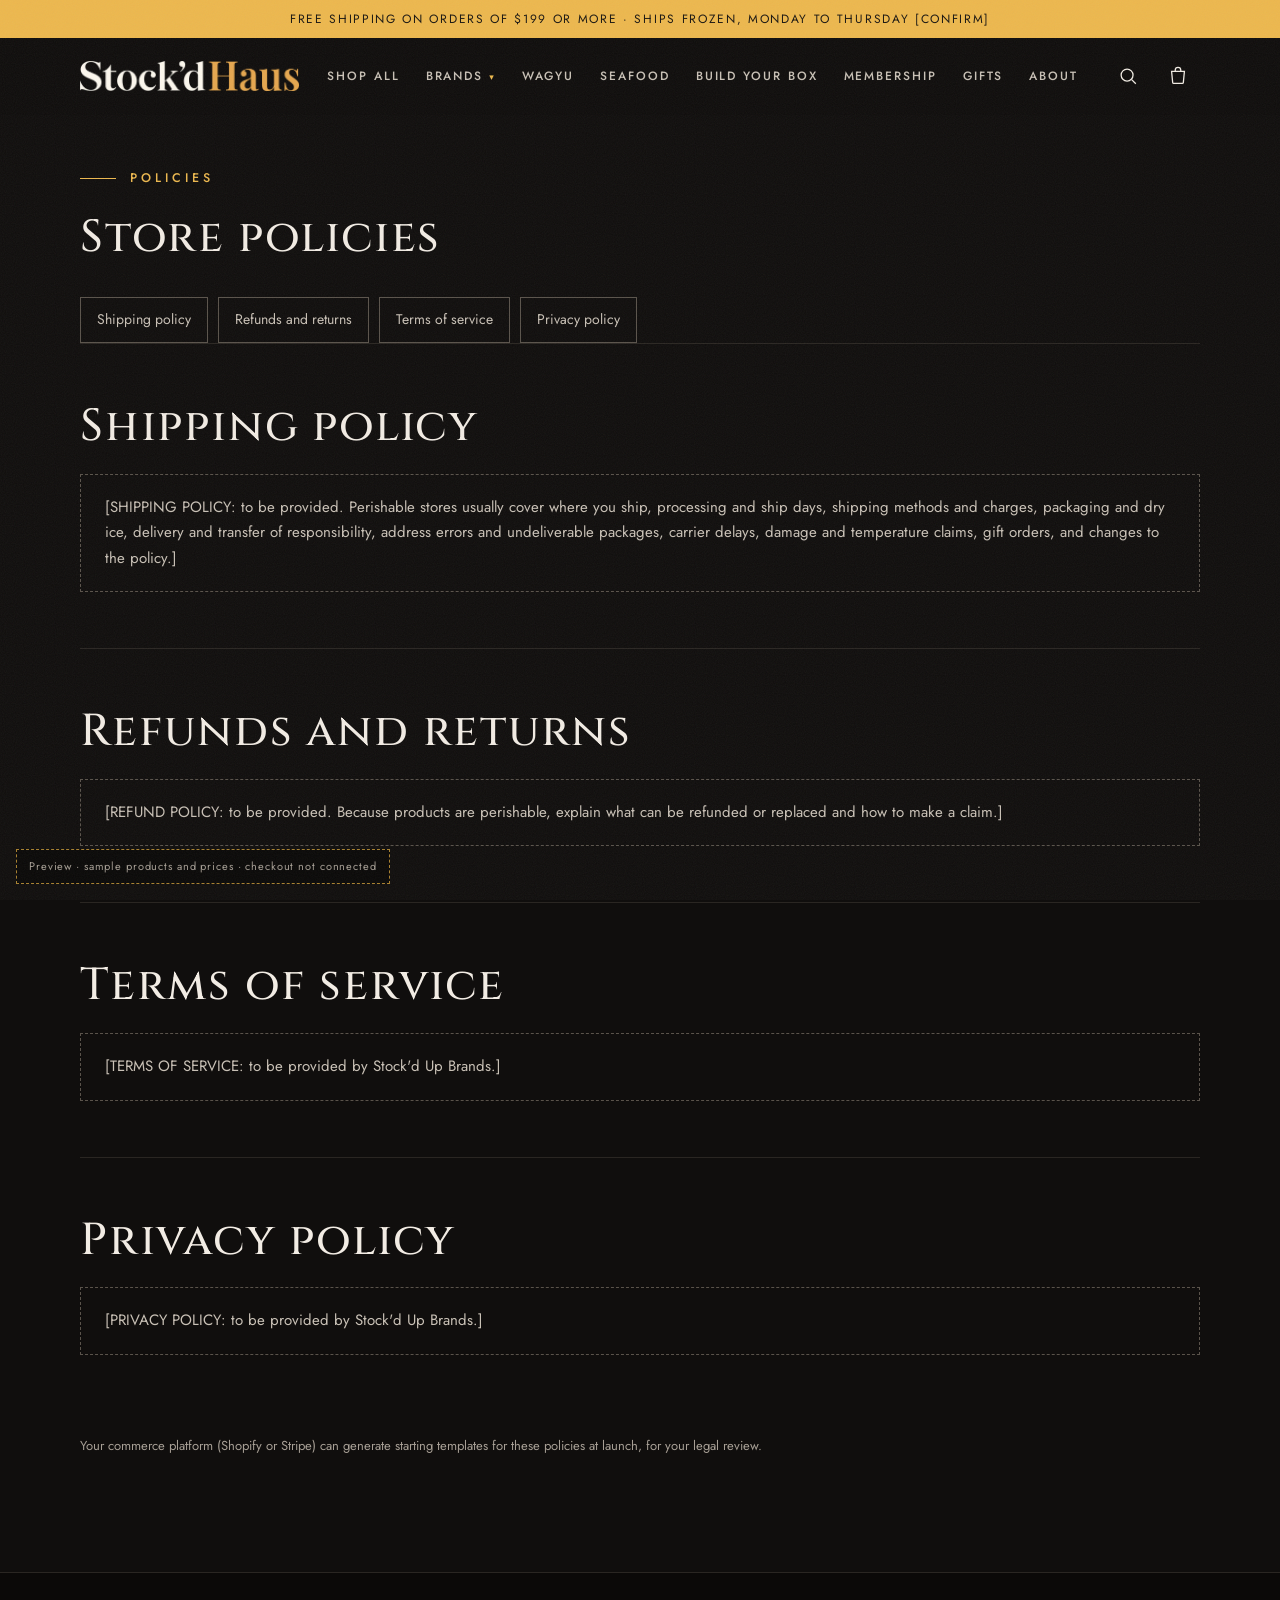
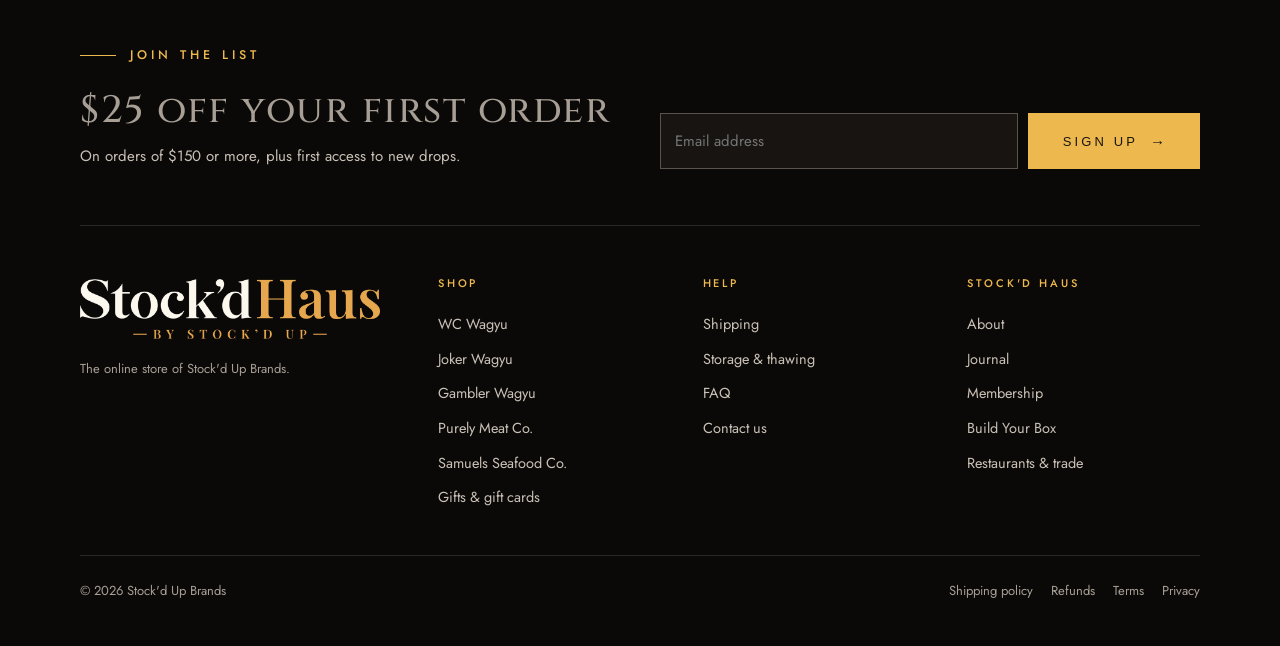
<file: policies.html>
<!doctype html>
<html lang="en">
<head>
<meta charset="utf-8">
<meta name="viewport" content="width=device-width, initial-scale=1">
<title>Policies — Stock'd Haus</title>
<meta name="description" content="Shipping, refund, terms and privacy policies for Stock'd Haus.">
<meta name="theme-color" content="#100E0D">
<link rel="icon" type="image/png" sizes="32x32" href="images/brand/favicon-32.png">
<link rel="apple-touch-icon" href="images/brand/apple-touch-icon.png">
<link rel="preconnect" href="https://fonts.googleapis.com">
<link rel="preconnect" href="https://fonts.gstatic.com" crossorigin>
<link rel="stylesheet" href="https://fonts.googleapis.com/css2?family=Cinzel:wght@400;500;600&amp;family=Cormorant+Garamond:ital,wght@0,500;1,400;1,500&amp;family=Jost:wght@300;400;500;600&amp;display=swap">
<link rel="stylesheet" href="assets/css/base.css">
<link rel="stylesheet" href="assets/css/store.css">
<script>document.documentElement.classList.add('js')</script>
</head>
<body data-page="policies">

<main class="page-top section" style="padding-bottom: clamp(72px, 9vw, 120px)">
<div class="wrap">
<p class="eyebrow">Policies</p>
<h1 class="h2" style="margin: 0">Store policies</h1>
<nav class="info-nav" aria-label="Policies"><a href="#shipping">Shipping policy</a><a href="#refunds">Refunds and returns</a><a href="#terms">Terms of service</a><a href="#privacy">Privacy policy</a></nav>
<div class="info-block" id="shipping"><h2 class="h2">Shipping policy</h2>
<p class="placeholder-note">[SHIPPING POLICY: to be provided. Perishable stores usually cover where you ship, processing and ship days, shipping methods and charges, packaging and dry ice, delivery and transfer of responsibility, address errors and undeliverable packages, carrier delays, damage and temperature claims, gift orders, and changes to the policy.]</p></div>
<div class="info-block" id="refunds"><h2 class="h2">Refunds and returns</h2>
<p class="placeholder-note">[REFUND POLICY: to be provided. Because products are perishable, explain what can be refunded or replaced and how to make a claim.]</p></div>
<div class="info-block" id="terms"><h2 class="h2">Terms of service</h2>
<p class="placeholder-note">[TERMS OF SERVICE: to be provided by Stock'd Up Brands.]</p></div>
<div class="info-block" id="privacy"><h2 class="h2">Privacy policy</h2>
<p class="placeholder-note">[PRIVACY POLICY: to be provided by Stock'd Up Brands.]</p></div>
<p class="fine" style="margin-top: 24px">Your commerce platform (Shopify or Stripe) can generate starting templates for these policies at launch, for your legal review.</p>
</div>
</main>

<script src="assets/js/catalog.js"></script>
<script src="assets/js/store.js"></script>
<script src="assets/js/journal.js"></script>

</body>
</html>
</file>
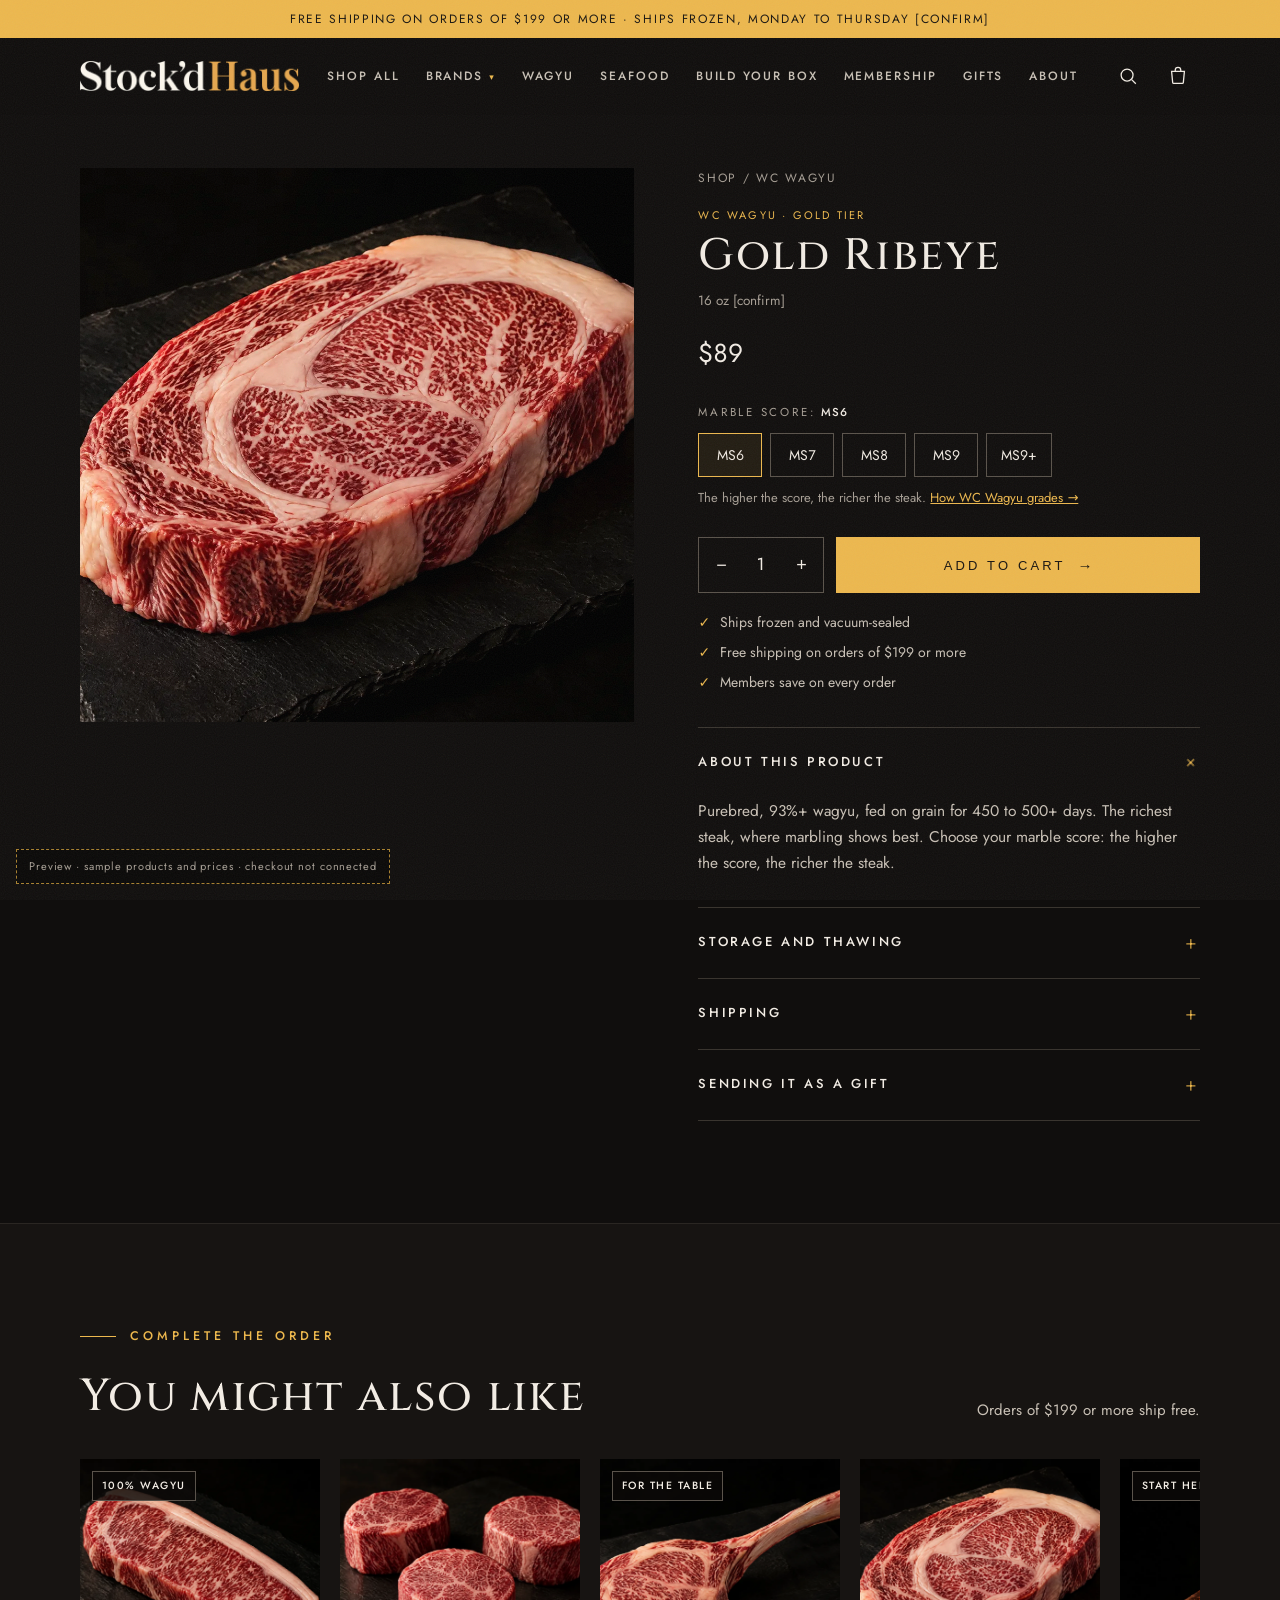
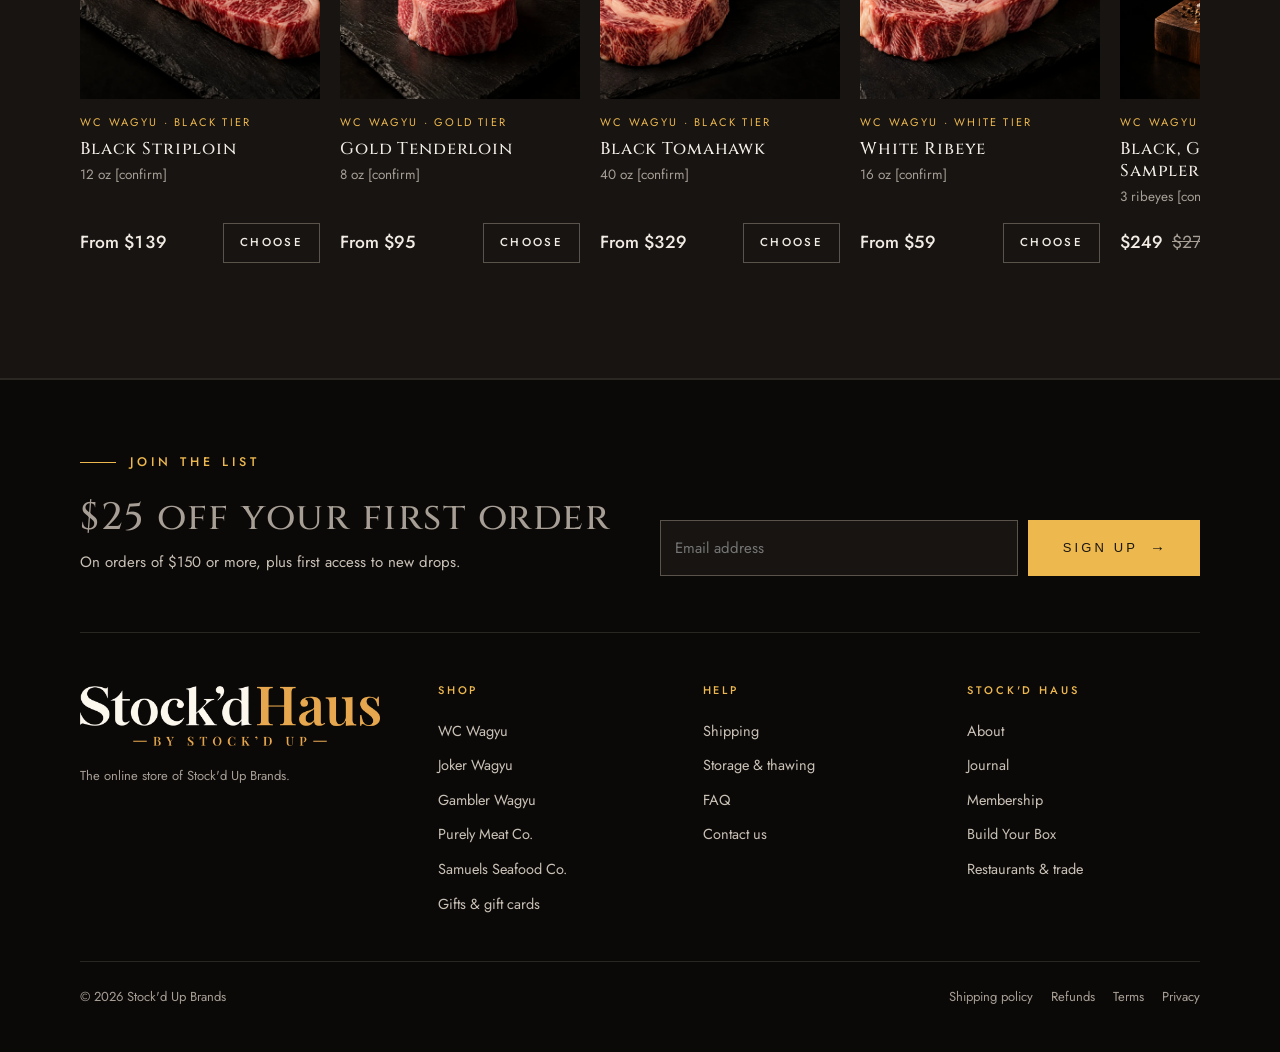
<file: product.html>
<!doctype html>
<html lang="en">
<head>
<meta charset="utf-8">
<meta name="viewport" content="width=device-width, initial-scale=1">
<title>Product — Stock'd Haus</title>
<meta name="description" content="Premium meat and seafood from the Stock'd Up family of brands.">
<meta name="theme-color" content="#100E0D">
<link rel="icon" type="image/png" sizes="32x32" href="images/brand/favicon-32.png">
<link rel="apple-touch-icon" href="images/brand/apple-touch-icon.png">
<link rel="preconnect" href="https://fonts.googleapis.com">
<link rel="preconnect" href="https://fonts.gstatic.com" crossorigin>
<link rel="stylesheet" href="https://fonts.googleapis.com/css2?family=Cinzel:wght@400;500;600&amp;family=Cormorant+Garamond:ital,wght@0,500;1,400;1,500&amp;family=Jost:wght@300;400;500;600&amp;display=swap">
<link rel="stylesheet" href="assets/css/base.css">
<link rel="stylesheet" href="assets/css/store.css">
<script>document.documentElement.classList.add('js')</script>
</head>
<body data-page="product">

<main class="page-top section" style="padding-bottom: clamp(64px, 8vw, 104px)">
<div class="wrap" id="pdp"></div>
</main>

<section class="section section--alt" aria-labelledby="more-title" style="padding-block: clamp(64px, 8vw, 104px)">
<div class="wrap">
<div class="shop-head">
<div><p class="eyebrow">Complete the order</p><h2 id="more-title" class="h2">You might also like</h2></div>
<p class="muted small" id="more-ship"></p>
</div>
<div class="rail" id="more"></div>
</div>
</section>

<script src="assets/js/catalog.js"></script>
<script src="assets/js/store.js"></script>
<script>
(function () {
  var S = window.SH, set = S.settings;
  var p = S.product(S.param('id')) || S.products[0];
  var variant = p.variants ? p.variants[0] : null;
  var plan = 'once', qty = 1;
  var brand = S.brandName(p.brand);
  document.title = brand + ' ' + p.name + ' — Stock\'d Haus';

  function unitPrice() {
    var base = variant ? variant.price : p.price;
    return plan === 'subscribe' ? Math.round(base * (100 - set.subscribeSavePercent) / 100) : base;
  }
  var root = document.getElementById('pdp');
  root.innerHTML =
    '<div class="pdp">' +
    '<div class="pdp-media">' + S.media(p) + '</div>' +
    '<div>' +
    '<p class="crumbs"><a href="shop.html">Shop</a> / <a href="shop.html?brand=' + p.brand + '">' + S.esc(brand) + '</a></p>' +
    '<p class="card-brand">' + S.esc(brand) + (p.tier ? ' · ' + p.tier + ' tier' : '') + '</p>' +
    '<h1>' + S.esc(p.name) + '</h1>' +
    '<p class="card-size" style="margin: 0 0 18px">' + S.esc(p.size || '') + '</p>' +
    '<p class="pdp-price"><span id="price"></span>' + (p.compareAt ? '<s>' + S.money(p.compareAt) + '</s>' : '') + '</p>' +
    (p.variants ? '<div class="opt"><p class="opt-label">' + (p.giftCard ? 'Amount' : p.brand === 'wc-wagyu' ? 'Marble score' : 'Option') + ': <b id="vlabel"></b></p><div class="swatches" id="variants">' +
      p.variants.map(function (v, i) { return '<button type="button" data-v="' + i + '" aria-pressed="' + (i === 0) + '">' + S.esc(v.label) + '</button>'; }).join('') +
      '</div>' + (p.brand === 'wc-wagyu' ? '<p class="fine" style="margin-top: 10px">The higher the score, the richer the steak. <a href="https://windycitywagyu.vercel.app/our-grading.html" target="_blank" rel="noopener">How WC Wagyu grades →</a></p>' : '') + '</div>' : '') +
    (p.subscribable ? '<div class="opt"><p class="opt-label">Purchase option</p><div class="plans">' +
      '<label class="plan"><input type="radio" name="plan" value="once" checked><span><b>One-time purchase</b></span><span class="plan-price" data-plan="once"></span></label>' +
      '<label class="plan"><input type="radio" name="plan" value="subscribe"><span><b>Subscribe and save ' + set.subscribeSavePercent + '%</b><small>Delivered every month. Skip or cancel anytime [confirm].</small></span><span class="plan-price" data-plan="subscribe"></span></label>' +
      '</div></div>' : '') +
    '<div class="buy-row"><div class="qty"><button type="button" id="dec" aria-label="Decrease quantity">−</button><output id="qty" aria-live="polite">1</output><button type="button" id="inc" aria-label="Increase quantity">+</button></div>' +
    '<button class="btn" type="button" id="add">Add to cart</button></div>' +
    '<div class="pdp-notes">' + (p.giftCard ? '<span>Delivered by email</span><span>Never expires [confirm]</span>' :
      (S.isExclusive(p.brand) ? '<span>' + S.esc(S.exclusiveNote(brand)) + '</span>' : '') + '<span>Ships frozen and vacuum-sealed</span><span>Free shipping on orders of ' + S.money(set.freeShippingCents) + ' or more</span><span>Members save on every order</span>') + '</div>' +
    '<div class="acc">' +
    '<details open><summary>About this product</summary><div class="acc-body"><p>' + S.esc(p.description || '[Product description to come from ' + brand + '.]') + '</p></div></details>' +
    (p.giftCard ? '' :
    '<details><summary>Storage and thawing</summary><div class="acc-body"><p>Move everything to the freezer as soon as it arrives, still sealed.</p><p>Thaw in the fridge, still sealed, for 24 to 48 hours; large cuts may need up to 72 hours. Never thaw on the counter.</p><p>Cook within 3 to 4 days of thawing, and do not refreeze. [confirm]</p></div></details>' +
    '<details><summary>Shipping</summary><div class="acc-body"><p>Packed frozen in an insulated cooler and shipped Monday to Thursday. Free shipping on orders of ' + S.money(set.freeShippingCents) + ' or more; a flat ' + S.money(set.flatShippingCents) + ' below that. [confirm]</p><p><a href="help.html#shipping">Full shipping details →</a></p></div></details>' +
    '<details><summary>Sending it as a gift</summary><div class="acc-body"><p>Enter their address at checkout and we ship it straight to them. Tick "This is a gift" in your cart to add a message, and we tuck it into the box.</p></div></details>') +
    '</div></div></div>';

  var priceEl = document.getElementById('price');
  function update() {
    priceEl.textContent = S.money(unitPrice());
    var vl = document.getElementById('vlabel'); if (vl && variant) vl.textContent = variant.label;
    document.querySelectorAll('[data-plan]').forEach(function (el) {
      var base = variant ? variant.price : p.price;
      el.textContent = S.money(el.dataset.plan === 'subscribe' ? Math.round(base * (100 - set.subscribeSavePercent) / 100) : base);
    });
    document.getElementById('qty').textContent = qty;
  }
  root.addEventListener('click', function (e) {
    var v = e.target.closest('[data-v]');
    if (v) {
      variant = p.variants[+v.dataset.v];
      root.querySelectorAll('[data-v]').forEach(function (b) { b.setAttribute('aria-pressed', b === v); });
      update();
    }
    if (e.target.closest('#inc')) { qty++; update(); }
    if (e.target.closest('#dec')) { qty = Math.max(1, qty - 1); update(); }
    if (e.target.closest('#add')) {
      S.addToCart({ id: p.id, name: p.name, brand: p.brand, size: p.size, image: p.image, price: unitPrice(),
        variant: variant ? variant.label : '', plan: plan, qty: qty });
    }
  });
  root.addEventListener('change', function (e) { if (e.target.name === 'plan') { plan = e.target.value; update(); } });
  var bar = document.createElement('div');
  bar.className = 'sticky-buy';
  bar.innerHTML = '<div class="sb-text"><p class="sb-name">' + S.esc(brand + ' ' + p.name) + '</p><p class="sb-price"></p></div><button class="btn" type="button">Add to cart</button>';
  document.body.appendChild(bar);
  bar.querySelector('button').addEventListener('click', function () { document.getElementById('add').click(); });
  var addBtn = document.getElementById('add');
  function barCheck() { bar.classList.toggle('is-on', addBtn.getBoundingClientRect().bottom < 0); }
  window.addEventListener('scroll', barCheck, { passive: true }); barCheck();
  var baseUpdate = update;
  update = function () { baseUpdate(); bar.querySelector('.sb-price').textContent = S.money(unitPrice()) + (variant ? ' · ' + variant.label : ''); };
  update();

  // Complete the order: other products, same brand first
  var others = S.products.filter(function (x) { return x.id !== p.id && !x.giftCard; })
    .sort(function (a, b) { return (b.brand === p.brand) - (a.brand === p.brand) || (a.featured || 99) - (b.featured || 99); }).slice(0, 8);
  document.getElementById('more').innerHTML = others.map(S.card).join('');
  document.getElementById('more-ship').textContent = 'Orders of ' + S.money(set.freeShippingCents) + ' or more ship free.';
  S.reveal();
})();
</script>
</body>
</html>
</file>
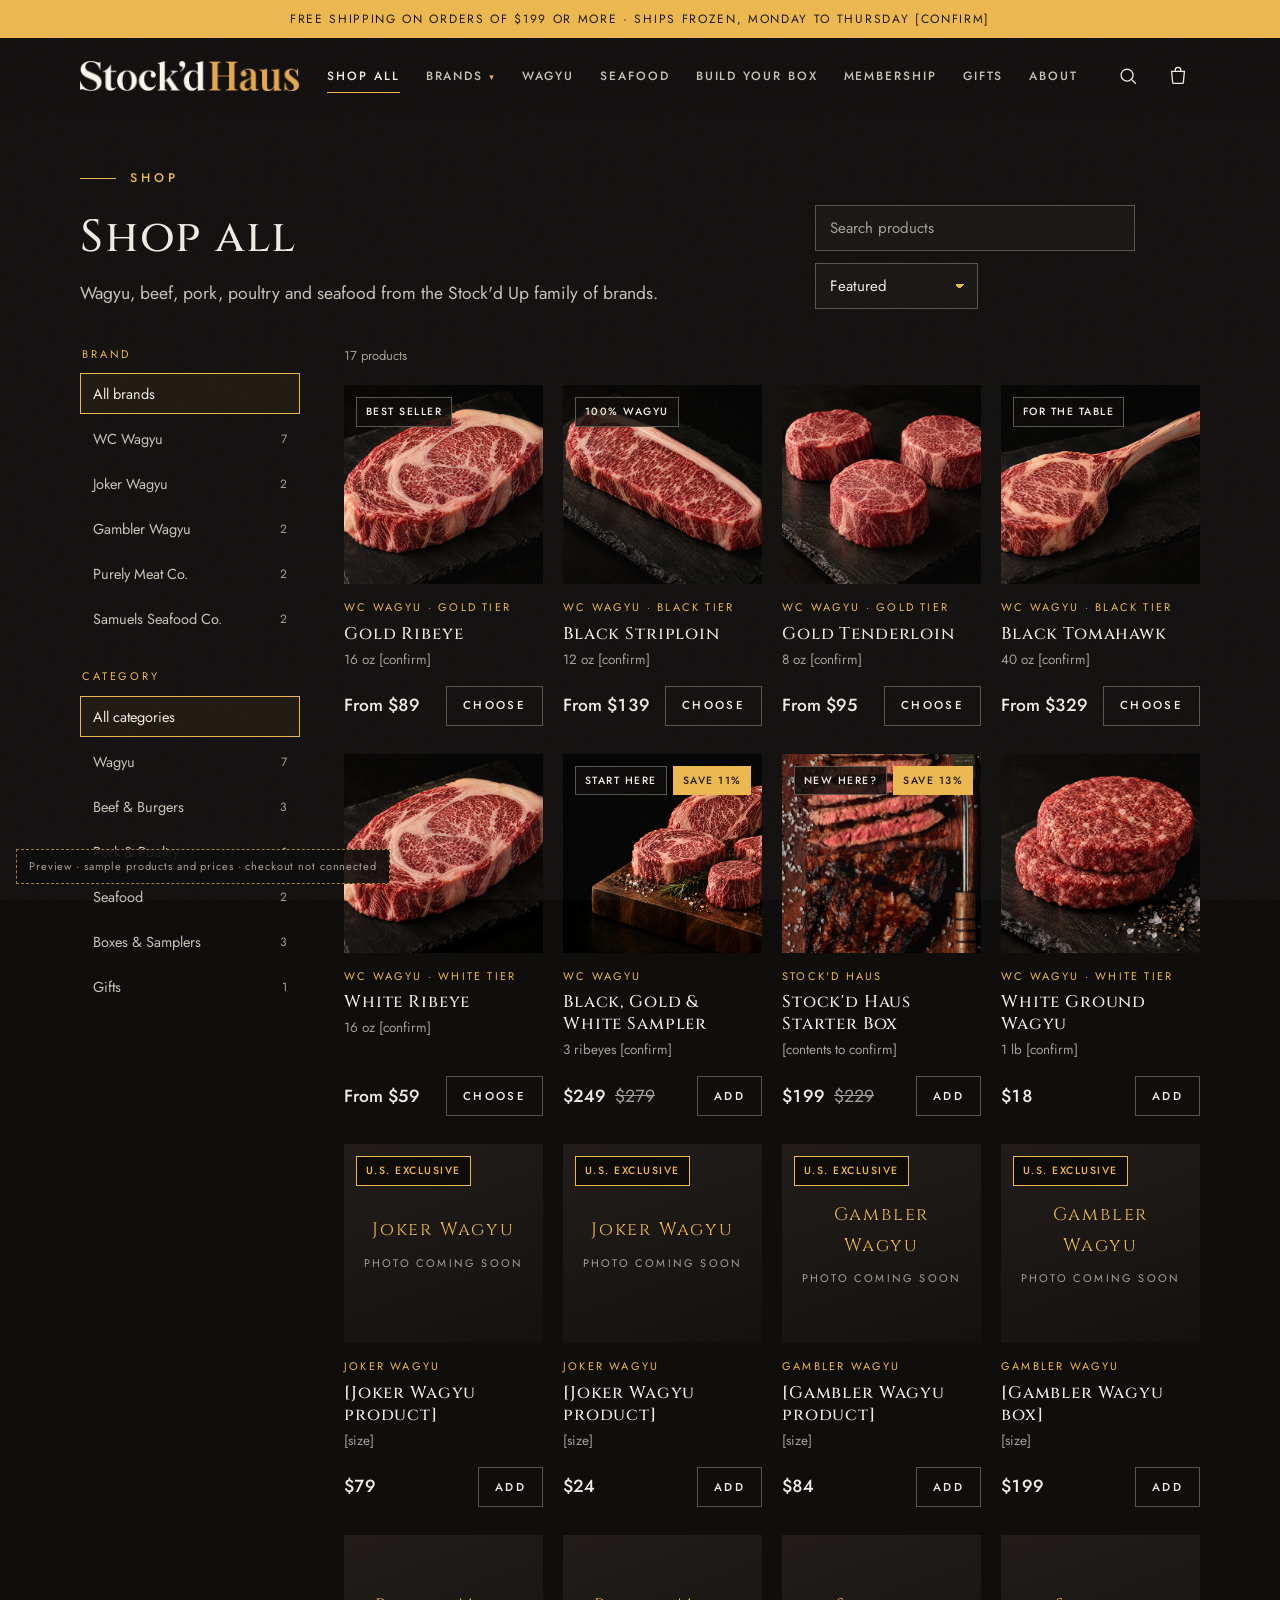
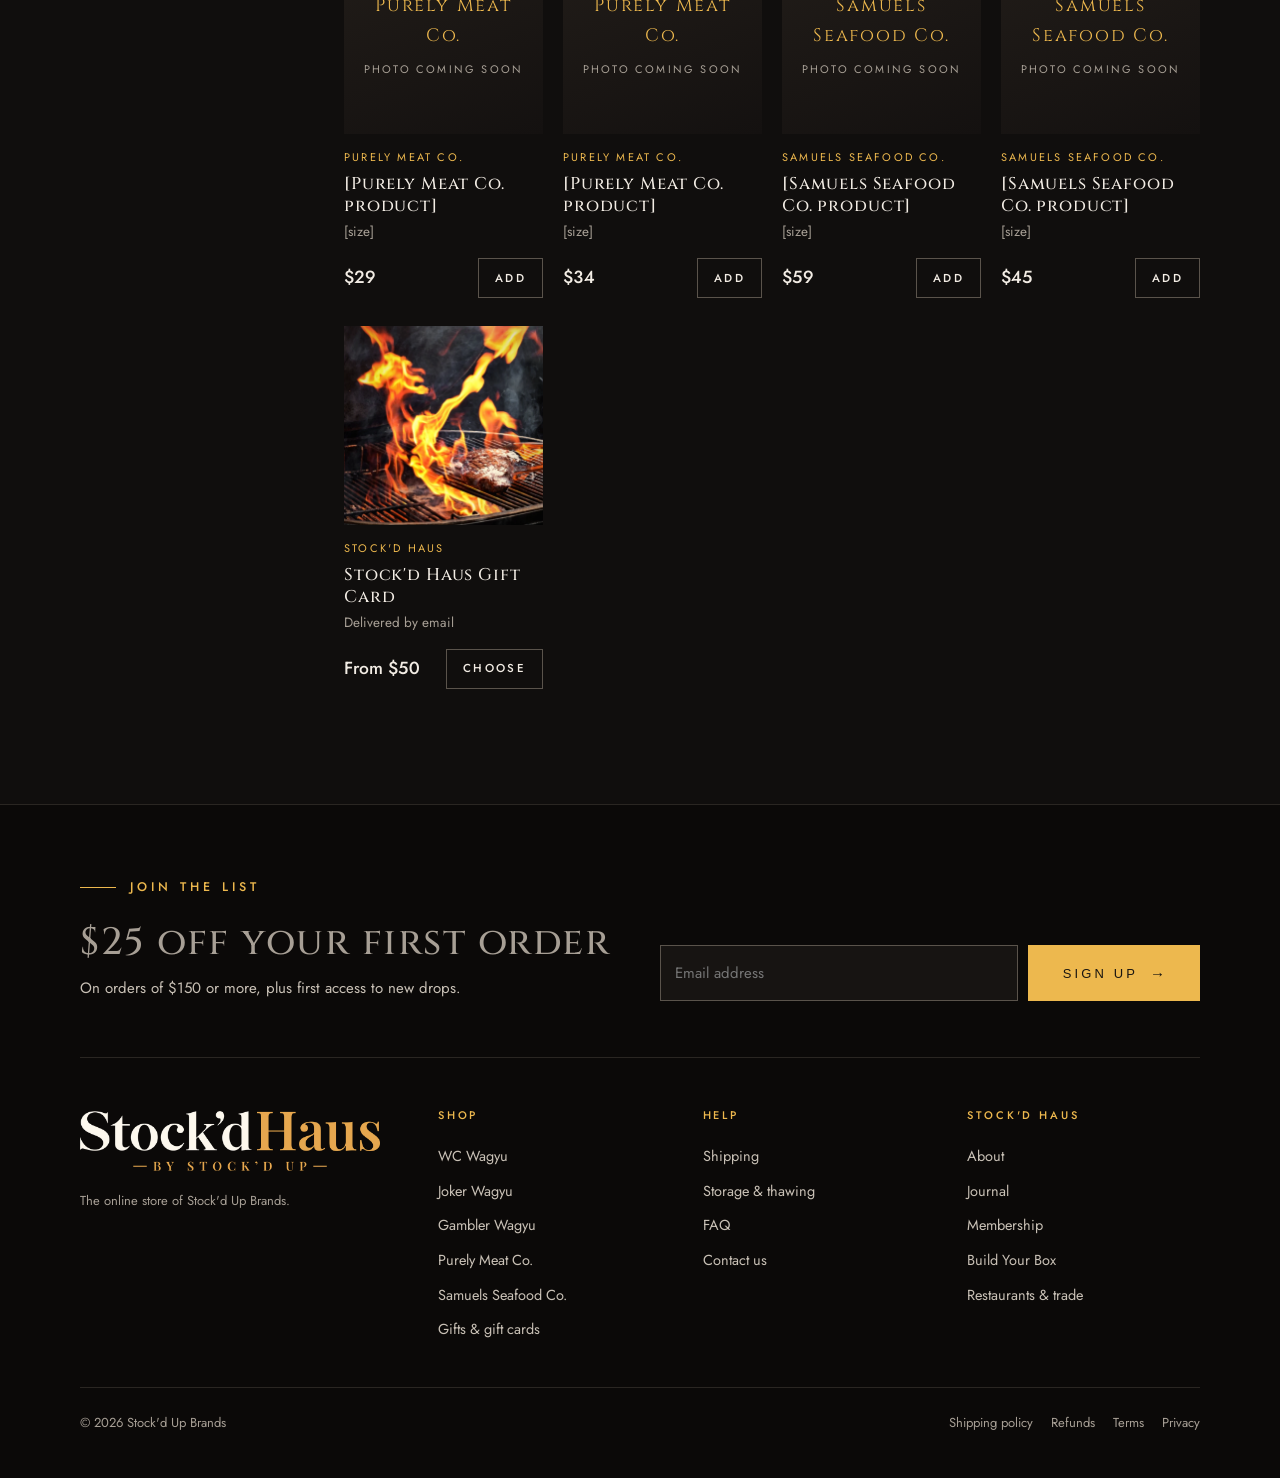
<file: shop.html>
<!doctype html>
<html lang="en">
<head>
<meta charset="utf-8">
<meta name="viewport" content="width=device-width, initial-scale=1">
<title>Shop All — Stock'd Haus</title>
<meta name="description" content="Shop wagyu, beef, pork, poultry and seafood from the Stock'd Up family of brands.">
<meta name="theme-color" content="#100E0D">
<link rel="icon" type="image/png" sizes="32x32" href="images/brand/favicon-32.png">
<link rel="apple-touch-icon" href="images/brand/apple-touch-icon.png">
<link rel="preconnect" href="https://fonts.googleapis.com">
<link rel="preconnect" href="https://fonts.gstatic.com" crossorigin>
<link rel="stylesheet" href="https://fonts.googleapis.com/css2?family=Cinzel:wght@400;500;600&amp;family=Cormorant+Garamond:ital,wght@0,500;1,400;1,500&amp;family=Jost:wght@300;400;500;600&amp;display=swap">
<link rel="stylesheet" href="assets/css/base.css">
<link rel="stylesheet" href="assets/css/store.css">
<script>document.documentElement.classList.add('js')</script>
</head>
<body data-page="shop">

<main class="page-top section" style="padding-bottom: clamp(72px, 9vw, 120px)">
<div class="wrap">
<div class="shop-head">
<div>
<p class="eyebrow" id="shop-eyebrow">Shop</p>
<h1 class="h2" id="shop-title" style="margin: 0">Shop all</h1>
<p class="muted" id="shop-line" style="margin: 14px 0 0; max-width: 640px"></p>
</div>
<div class="toolbar">
<label class="visually-hidden" for="q">Search products</label>
<input class="search-box" id="q" type="search" placeholder="Search products">
<label class="visually-hidden" for="sort">Sort by</label>
<select class="select" id="sort">
<option value="featured">Featured</option>
<option value="price-asc">Price, low to high</option>
<option value="price-desc">Price, high to low</option>
<option value="name">Name, A to Z</option>
</select>
</div>
</div>

<div class="brand-banner" id="brand-banner" hidden></div>
<div class="shop-layout">
<div class="filters" id="filters"></div>
<div>
<p class="result-count" id="count"></p>
<div class="grid" id="grid"></div>
</div>
</div>
</div>
</main>

<script src="assets/js/catalog.js"></script>
<script src="assets/js/store.js"></script>
<script>
(function () {
  var S = window.SH;
  var state = { brand: S.param('brand') || '', category: S.param('category') || '', q: (S.param('q') || '').toLowerCase(), sort: 'featured' };
  var filters = document.getElementById('filters');

  function counts(key, val) {
    return S.products.filter(function (p) {
      return (key === 'brand' ? p.brand === val : p.category === val);
    }).length;
  }
  function chip(group, val, label, n) {
    return '<button type="button" class="chip-btn" data-group="' + group + '" data-val="' + val + '" aria-pressed="' + (state[group] === val) + '">' +
      S.esc(label) + (n != null ? '<small>' + n + '</small>' : '') + '</button>';
  }
  function drawFilters() {
    filters.innerHTML =
      '<fieldset><legend>Brand</legend>' + chip('brand', '', 'All brands') +
      S.brands.map(function (b) { return chip('brand', b.id, b.name, counts('brand', b.id)); }).join('') + '</fieldset>' +
      '<fieldset><legend>Category</legend>' + chip('category', '', 'All categories') +
      S.categories.map(function (c) { return chip('category', c.id, c.name, counts('category', c.id)); }).join('') + '</fieldset>';
  }
  filters.addEventListener('click', function (e) {
    var b = e.target.closest('[data-group]'); if (!b) return;
    state[b.dataset.group] = b.dataset.val;
    var url = new URL(location.href);
    ['brand', 'category'].forEach(function (k) { if (state[k]) url.searchParams.set(k, state[k]); else url.searchParams.delete(k); });
    url.searchParams.delete('focus');
    history.replaceState(null, '', url);
    draw();
  });
  document.getElementById('q').addEventListener('input', function (e) { state.q = e.target.value.trim().toLowerCase(); draw(); });
  document.getElementById('sort').addEventListener('change', function (e) { state.sort = e.target.value; draw(); });

  function draw() {
    drawFilters();
    var brand = S.brands.find(function (b) { return b.id === state.brand; });
    var cat = S.categories.find(function (c) { return c.id === state.category; });
    document.getElementById('shop-title').textContent = brand ? brand.name : cat ? cat.name : 'Shop all';
    document.getElementById('shop-eyebrow').textContent = brand ? 'Brand' : cat ? 'Category' : 'Shop';
    document.getElementById('shop-line').textContent = brand ? brand.line : 'Wagyu, beef, pork, poultry and seafood from the Stock\'d Up family of brands.';
    document.title = (brand ? brand.name : cat ? cat.name : 'Shop All') + ' — Stock\'d Haus';
    var banner = document.getElementById('brand-banner');
    banner.hidden = !brand;
    if (brand) banner.innerHTML = (brand.image ? '<img class="bb-bg" src="' + brand.image + '" alt="">' : '') +
      '<div class="bb-body">' + (brand.mark ? '<img class="bb-mark" src="' + brand.mark + '" alt="">' : '') +
      '<div>' + (brand.usExclusive ? '<p class="bb-excl">' + S.esc(S.exclusiveNote(brand.name)) + '</p>' : '') +
      '<p class="bb-story">' + S.esc(brand.story || '[A short story about ' + brand.name + ': where it comes from, what makes it different, and who it suits.]') + '</p></div>' +
      (brand.site ? '<a class="text-link" href="' + brand.site + '" target="_blank" rel="noopener">Visit ' + S.esc(brand.name) + ' →</a>' : '') + '</div>';
    var list = S.products.filter(function (p) {
      if (state.brand && p.brand !== state.brand) return false;
      if (state.category && p.category !== state.category) return false;
      if (state.q && (p.name + ' ' + S.brandName(p.brand) + ' ' + (p.tier || '')).toLowerCase().indexOf(state.q) < 0) return false;
      return true;
    });
    var by = {
      'price-asc': function (a, b) { return S.fromPrice(a) - S.fromPrice(b); },
      'price-desc': function (a, b) { return S.fromPrice(b) - S.fromPrice(a); },
      name: function (a, b) { return a.name.localeCompare(b.name); },
      featured: function (a, b) { return (a.featured || 99) - (b.featured || 99); }
    }[state.sort];
    list.sort(by);
    document.getElementById('count').textContent = list.length + (list.length === 1 ? ' product' : ' products');
    var grid = document.getElementById('grid');
    grid.innerHTML = list.length ? list.map(S.card).join('') :
      '<div class="no-results" style="grid-column: 1 / -1"><p>Nothing matches yet. Try another brand or category.</p></div>';
    S.reveal(grid);
  }
  draw();
  if (state.q) document.getElementById('q').value = S.param('q');
})();
</script>
</body>
</html>
</file>
<file: assets/css/base.css>
/* Stock'd Haus — base design system, carried over from the WC Wagyu site */

:root {
  --ink: #0B0908;
  --bg: #100E0D;
  --bg-2: #171412;
  --bg-3: #1E1A17;
  --line: #2A2622;
  --line-2: #3A352F;
  --line-3: #5A534B;
  --text: #F2ECE4;
  --text-2: #C9C1B6;
  --text-3: #A79F95;
  --gold: #EDB84E;
  --gold-hi: #F9CB6B;
  --gold-lo: #A8802F;
  --ivory: #EDE8E1;
  --on-gold: #1A1611;
  --display: 'Cinzel', 'Trajan Pro', Georgia, serif;
  --serif: 'Cormorant Garamond', Georgia, serif;
  --sans: 'Jost', 'Futura', system-ui, -apple-system, sans-serif;
  --wrap: 1200px;
  --gutter: clamp(20px, 4vw, 40px);
  --section: clamp(88px, 12vw, 160px);
  --ease: cubic-bezier(.2, .7, .2, 1);
}

*, *::before, *::after { box-sizing: border-box; }
html { scroll-behavior: smooth; -webkit-text-size-adjust: 100%; }
body {
  margin: 0;
  background: var(--bg);
  color: var(--text);
  font-family: var(--sans);
  font-size: 17.5px;
  line-height: 1.7;
  -webkit-font-smoothing: antialiased;
  font-variant-numeric: lining-nums;
  overflow-x: hidden;
}
img { display: block; max-width: 100%; height: auto; }
a { color: var(--gold); transition: color .3s var(--ease); }
a:hover { color: var(--gold-hi); }
::selection { background: var(--gold); color: var(--ink); }
strong, b { font-weight: 500; }
:focus-visible { outline: 2px solid var(--gold); outline-offset: 3px; }

/* Film grain over everything, for a printed, tactile feel */
body::after {
  content: "";
  position: fixed;
  inset: 0;
  z-index: 100;
  pointer-events: none;
  opacity: .06;
  background-image: url("data:image/svg+xml,%3Csvg xmlns='http://www.w3.org/2000/svg' width='160' height='160'%3E%3Cfilter id='n'%3E%3CfeTurbulence type='fractalNoise' baseFrequency='.9' numOctaves='2' stitchTiles='stitch'/%3E%3C/filter%3E%3Crect width='100%25' height='100%25' filter='url(%23n)'/%3E%3C/svg%3E");
}

.wrap { max-width: var(--wrap); margin: 0 auto; padding: 0 var(--gutter); }
.wrap--narrow { max-width: 920px; }

/* ---------- Header ---------- */
.site-header {
  position: fixed;
  top: 0; left: 0; right: 0;
  z-index: 50;
  transition: background .4s var(--ease), border-color .4s var(--ease), backdrop-filter .4s;
  border-bottom: 1px solid transparent;
}
.site-header.is-scrolled,
.site-header.is-open {
  background: rgba(16, 14, 13, .86);
  backdrop-filter: blur(14px) saturate(1.2);
  -webkit-backdrop-filter: blur(14px) saturate(1.2);
  border-bottom-color: var(--line);
}
.site-header .wrap {
  display: flex;
  align-items: center;
  justify-content: space-between;
  gap: 24px;
  height: 84px;
  transition: height .4s var(--ease);
}
.site-header.is-scrolled .wrap { height: 68px; }
.brand {
  display: flex;
  align-items: center;
  gap: 14px;
  font-family: var(--display);
  font-size: 17px;
  font-weight: 600;
  letter-spacing: .18em;
  color: var(--gold);
  text-decoration: none;
  white-space: nowrap;
}
.brand img { width: auto; height: 46px; transition: height .4s var(--ease); }
.site-header.is-scrolled .brand img { height: 38px; }
@media (max-width: 420px) { .brand img { height: 38px; } }
.brand:hover { color: var(--gold-hi); }
.nav { display: flex; gap: 36px; }
.nav a {
  position: relative;
  color: var(--text-2);
  text-decoration: none;
  font-size: 13px;
  font-weight: 500;
  letter-spacing: .2em;
  text-transform: uppercase;
  padding: 6px 0;
}
.nav a::after {
  content: "";
  position: absolute;
  left: 0; right: 0; bottom: 0;
  height: 1px;
  background: var(--gold);
  transform: scaleX(0);
  transform-origin: right;
  transition: transform .5s var(--ease);
}
.nav a:hover { color: var(--text); }
.nav a:hover::after, .nav a[aria-current="page"]::after { transform: scaleX(1); transform-origin: left; }
.nav a[aria-current="page"] { color: var(--text); }
.nav-toggle {
  display: none;
  width: 44px; height: 44px;
  margin-right: -10px;
  background: none;
  border: 0;
  cursor: pointer;
  position: relative;
}
.nav-toggle span {
  position: absolute;
  left: 11px; right: 11px;
  height: 1px;
  background: var(--text);
  transition: transform .4s var(--ease), top .4s var(--ease);
}
.nav-toggle span:first-child { top: 18px; }
.nav-toggle span:last-child { top: 26px; }
.is-open .nav-toggle span:first-child { top: 22px; transform: rotate(45deg); }
.is-open .nav-toggle span:last-child { top: 22px; transform: rotate(-45deg); }

@media (max-width: 860px) {
  .nav-toggle { display: block; }
  .nav {
    position: fixed;
    top: 68px; left: 0; right: 0;
    height: calc(100vh - 68px);
    height: calc(100dvh - 68px);
    flex-direction: column;
    gap: 0;
    padding: 24px var(--gutter);
    background: var(--bg);
    opacity: 0;
    visibility: hidden;
    transform: translateY(-8px);
    transition: opacity .4s var(--ease), transform .4s var(--ease), visibility .4s;
  }
  .site-header.is-open .nav { opacity: 1; visibility: visible; transform: none; }
  .nav a {
    font-family: var(--display);
    font-size: 24px;
    letter-spacing: .08em;
    text-transform: none;
    padding: 14px 0;
    border-bottom: 1px solid var(--line);
  }
  .nav a::after { display: none; }
  .nav a[aria-current="page"] { color: var(--gold); }
  .site-header .wrap { height: 68px; }
}

/* ---------- Type ---------- */
.eyebrow {
  display: flex;
  align-items: center;
  gap: 14px;
  margin: 0 0 22px;
  font-size: 12.5px;
  font-weight: 500;
  letter-spacing: .32em;
  text-transform: uppercase;
  color: var(--gold);
}
.eyebrow::before {
  content: "";
  width: 36px;
  height: 1px;
  background: currentColor;
  flex: none;
}
.eyebrow--center { justify-content: center; }
.eyebrow--center::after { content: ""; width: 36px; height: 1px; background: currentColor; flex: none; }

.display {
  margin: 0;
  font-family: var(--display);
  font-weight: 500;
  font-size: clamp(38px, 6.4vw, 92px);
  line-height: 1.06;
  letter-spacing: .02em;
}
.display--md { font-size: clamp(32px, 4.9vw, 66px); line-height: 1.12; letter-spacing: .03em; }
.h2 {
  margin: 0;
  font-family: var(--display);
  font-weight: 500;
  font-size: clamp(27px, 3.5vw, 46px);
  line-height: 1.2;
  letter-spacing: .04em;
  text-wrap: balance;
}
.h3 { margin: 0; font-family: var(--display); font-weight: 500; font-size: 22px; line-height: 1.25; letter-spacing: .05em; }
.lede { font-size: clamp(18px, 1.6vw, 21px); line-height: 1.6; color: var(--text-2); }
.muted { color: var(--text-2); }
.small { font-size: 15px; }
.fine { font-size: 13px; color: var(--text-3); }
p { margin: 0 0 18px; }
p:last-child { margin-bottom: 0; }
strong.hl { color: var(--text); font-weight: 600; }
.numeral { font-family: var(--display); font-size: 17px; letter-spacing: .12em; color: var(--gold); line-height: 1; }

/* ---------- Buttons ---------- */
.btns { display: flex; flex-wrap: wrap; gap: 14px; }
.btns--center { justify-content: center; }
.btn {
  position: relative;
  display: inline-flex;
  align-items: center;
  justify-content: center;
  gap: 12px;
  min-height: 56px;
  padding: 0 34px;
  overflow: hidden;
  isolation: isolate;
  background: var(--gold);
  color: #1A1611;
  text-decoration: none;
  font-size: 13px;
  font-weight: 500;
  letter-spacing: .24em;
  text-transform: uppercase;
  border: 1px solid var(--gold);
  transition: color .45s var(--ease), border-color .45s var(--ease);
}
.btn::before {
  content: "";
  position: absolute;
  inset: 0;
  z-index: -1;
  background: var(--gold-hi);
  transform: translateY(101%);
  transition: transform .5s var(--ease);
}
.btn:hover { color: #1A1611; border-color: var(--gold-hi); }
.btn:hover::before { transform: none; }
.btn::after { content: "→"; font-size: 15px; letter-spacing: 0; transition: transform .45s var(--ease); }
.btn:hover::after { transform: translateX(4px); }
.btn--ghost { background: transparent; color: var(--text); border-color: var(--line-3); }
.btn--ghost::before { background: var(--text); }
.btn--ghost:hover { color: var(--ink); border-color: var(--text); }
.btn--ivory { background: var(--ivory); border-color: var(--ivory); }
.btn--ivory::before { background: #fff; }
.btn--sm { min-height: 50px; padding: 0 24px; font-size: 12px; }
.btn--block { width: 100%; }
.text-link {
  display: inline-flex;
  align-items: center;
  gap: 10px;
  min-height: 44px;
  font-size: 13px;
  font-weight: 600;
  letter-spacing: .16em;
  text-transform: uppercase;
  text-decoration: none;
}

/* ---------- Hero ---------- */
.hero {
  position: relative;
  min-height: 100vh;
  min-height: 100svh;
  display: flex;
  align-items: flex-end;
  padding: 160px 0 clamp(72px, 10vh, 120px);
  overflow: hidden;
  background: var(--ink);
}
.hero--short { min-height: 88vh; min-height: 88svh; }
.hero-media { position: absolute; inset: 0; }
.hero-media img {
  width: 100%;
  height: 100%;
  object-fit: cover;
  object-position: var(--pos, center);
  transform: scale(1.08);
  animation: heroZoom 14s var(--ease) forwards;
}
@keyframes heroZoom { to { transform: scale(1); } }
.hero::before {
  content: "";
  position: absolute;
  inset: 0;
  z-index: 1;
  background:
    linear-gradient(90deg, rgba(11, 9, 8, .94) 0%, rgba(11, 9, 8, .74) 42%, rgba(11, 9, 8, .12) 100%),
    linear-gradient(0deg, rgba(16, 14, 13, 1) 0%, rgba(16, 14, 13, 0) 40%);
}
.hero .wrap { position: relative; z-index: 2; width: 100%; }
.hero .display { max-width: 980px; }
.hero .display--md { max-width: 820px; }
.hero .lede { max-width: 640px; margin-top: 36px; }
.hero .btns { margin-top: 44px; }
.scroll-cue {
  position: absolute;
  z-index: 2;
  right: var(--gutter);
  bottom: 40px;
  display: flex;
  flex-direction: column;
  align-items: center;
  gap: 14px;
  font-size: 10.5px;
  letter-spacing: .3em;
  text-transform: uppercase;
  color: var(--text-3);
  writing-mode: vertical-rl;
}
.scroll-cue::after {
  content: "";
  width: 1px;
  height: 64px;
  background: linear-gradient(var(--gold), transparent);
  animation: cue 2.4s var(--ease) infinite;
  transform-origin: top;
}
@keyframes cue { 0% { transform: scaleY(0); } 50% { transform: scaleY(1); transform-origin: top; } 51% { transform-origin: bottom; } 100% { transform: scaleY(0); transform-origin: bottom; } }
@media (max-width: 700px) { .scroll-cue { display: none; } }

/* Hero entrance */
.hero [data-hero] { opacity: 0; transform: translateY(28px); animation: rise 1.2s var(--ease) forwards; }
.hero [data-hero="1"] { animation-delay: .15s; }
.hero [data-hero="2"] { animation-delay: .35s; }
.hero [data-hero="3"] { animation-delay: .55s; }
.hero [data-hero="4"] { animation-delay: .75s; }
@keyframes rise { to { opacity: 1; transform: none; } }

/* On-page chips (Why Australia) */
.chips { display: flex; flex-wrap: wrap; gap: 10px; margin-top: 48px; }
.chips a {
  display: inline-flex;
  align-items: center;
  min-height: 44px;
  padding: 0 18px;
  border: 1px solid rgba(242, 236, 228, .18);
  background: rgba(16, 14, 13, .4);
  backdrop-filter: blur(6px);
  -webkit-backdrop-filter: blur(6px);
  color: var(--text-2);
  text-decoration: none;
  font-size: 14px;
  transition: border-color .3s, color .3s, background .3s;
}
.chips a:hover { border-color: var(--gold); color: var(--text); background: rgba(201, 165, 90, .08); }

/* ---------- Sections ---------- */
.section { position: relative; padding: var(--section) 0; }
.section--alt { background: var(--bg-2); border-top: 1px solid var(--line); border-bottom: 1px solid var(--line); }
.section--alt + .section--alt { border-top: 0; }
.section-head { margin-bottom: clamp(48px, 6vw, 80px); max-width: 860px; }
.section-head .lede, .section-head .muted { margin-top: 24px; max-width: 700px; }
.section-head--center { margin-left: auto; margin-right: auto; text-align: center; }
.section-head--center .lede, .section-head--center .muted { margin-left: auto; margin-right: auto; }

.split { display: grid; grid-template-columns: minmax(0, 1fr) minmax(0, 1fr); gap: clamp(48px, 7vw, 112px); align-items: center; }
.split--top { align-items: start; }
.split--wide-left { grid-template-columns: minmax(0, 1.15fr) minmax(0, .85fr); }
.split--wide-right { grid-template-columns: minmax(0, .85fr) minmax(0, 1.15fr); }
@media (max-width: 900px) {
  .split, .split--wide-left, .split--wide-right { grid-template-columns: minmax(0, 1fr); }
}

/* Image frames */
.frame { position: relative; overflow: hidden; background: var(--bg-3); }
.frame img { width: 100%; height: 100%; object-fit: cover; }
.frame--portrait { aspect-ratio: 4 / 5; }
.frame--land { aspect-ratio: 16 / 10; }
.frame--corners::before, .frame--corners::after {
  content: "";
  position: absolute;
  z-index: 2;
  width: 44px;
  height: 44px;
  border: 1px solid var(--gold);
  pointer-events: none;
}
.frame--corners::before { top: 16px; left: 16px; border-right: 0; border-bottom: 0; }
.frame--corners::after { right: 16px; bottom: 16px; border-left: 0; border-top: 0; }
.frame-wrap { position: relative; }
.frame-wrap::before {
  content: "";
  position: absolute;
  inset: 28px -28px -28px 28px;
  border: 1px solid var(--line-2);
  z-index: 0;
}
.frame-wrap > .frame { z-index: 1; }
@media (max-width: 900px) { .frame-wrap::before { inset: 16px -12px -16px 12px; } }

/* Parallax: JS sets --shift on [data-parallax] */
[data-parallax] img { transform: translate3d(0, var(--shift, 0), 0) scale(1.14); will-change: transform; }

/* Full-bleed photographic band */
.band { position: relative; height: clamp(320px, 62vh, 640px); overflow: hidden; background: var(--ink); }
.band .frame { position: absolute; inset: 0; }
.band::after {
  content: "";
  position: absolute;
  inset: 0;
  background: linear-gradient(180deg, var(--bg) 0%, rgba(16, 14, 13, 0) 22%, rgba(16, 14, 13, 0) 78%, var(--bg) 100%);
  pointer-events: none;
}
.band--alt::after { background: linear-gradient(180deg, var(--bg-2) 0%, rgba(23, 20, 18, 0) 22%, rgba(16, 14, 13, 0) 78%, var(--bg) 100%); }

/* Section over a photograph */
.photo-section { position: relative; overflow: hidden; padding: clamp(120px, 16vw, 220px) 0; background: var(--ink); }
.photo-section > .frame { position: absolute; inset: 0; }
.photo-section::before {
  content: "";
  position: absolute;
  inset: 0;
  z-index: 1;
  background: radial-gradient(ellipse at center, rgba(11, 9, 8, .62) 0%, rgba(11, 9, 8, .86) 70%), linear-gradient(180deg, var(--bg) 0%, rgba(16,14,13,0) 18%, rgba(16,14,13,0) 82%, var(--bg) 100%);
}
.photo-section .wrap { position: relative; z-index: 2; }
.photo-section.center .h2 { margin: 0 auto 24px; max-width: 820px; }
.photo-section.center .muted { margin: 0 auto 44px; max-width: 580px; }
.center { text-align: center; }

/* ---------- Reveal on scroll ---------- */
.js [data-reveal] { opacity: 0; transform: translateY(36px); transition: opacity 1.1s var(--ease), transform 1.1s var(--ease); transition-delay: var(--d, 0s); }
.js [data-reveal="fade"] { transform: none; }
.js [data-reveal="left"] { transform: translateX(-40px); }
.js [data-reveal="right"] { transform: translateX(40px); }
.js [data-reveal="mask"] { opacity: 1; transform: none; }
.js [data-reveal="mask"] > * { clip-path: inset(0 0 100% 0); transition: clip-path 1.4s var(--ease); transition-delay: var(--d, 0s); }
.js [data-reveal].is-in { opacity: 1; transform: none; }
.js [data-reveal="mask"].is-in > * { clip-path: inset(0 0 0 0); }

/* ---------- Stats ---------- */
.stats { display: grid; grid-template-columns: repeat(4, minmax(0, 1fr)); border-top: 1px solid var(--line-2); border-bottom: 1px solid var(--line-2); margin-top: clamp(64px, 8vw, 104px); }
.stat { padding: 36px 28px 32px; border-left: 1px solid var(--line-2); }
.stat:first-child { border-left: 0; padding-left: 0; }
.stat-num { font-family: var(--display); font-weight: 400; font-size: clamp(40px, 4.4vw, 60px); line-height: 1; color: var(--gold); font-variant-numeric: lining-nums tabular-nums; }
.stat-label { margin-top: 14px; color: var(--text-2); font-size: 14px; line-height: 1.5; max-width: 220px; }
@media (max-width: 900px) {
  .stats { grid-template-columns: repeat(2, minmax(0, 1fr)); }
  .stat:nth-child(3) { border-left: 0; padding-left: 0; }
  .stat:nth-child(n+3) { border-top: 1px solid var(--line-2); }
}
@media (max-width: 420px) { .stat { padding: 28px 16px; } }

.stack-stats { display: grid; gap: 16px; }
.stat-card { padding: 28px 30px; border: 1px solid var(--line-2); background: rgba(16, 14, 13, .6); }
.stat-card .stat-num { font-size: 46px; }
.stat-card .stat-label { max-width: none; font-size: 15px; }

/* ---------- Promise / feature grids ---------- */
.grid-4 { display: grid; grid-template-columns: repeat(4, minmax(0, 1fr)); gap: 0; }
.grid-4 > * { padding: 36px 32px 8px; border-left: 1px solid var(--line-2); }
.grid-4 > *:first-child { border-left: 0; padding-left: 0; }
@media (max-width: 1000px) {
  .grid-4 { grid-template-columns: repeat(2, minmax(0, 1fr)); row-gap: 48px; }
  .grid-4 > *:nth-child(3) { border-left: 0; padding-left: 0; }
}
@media (max-width: 600px) {
  .grid-4 { grid-template-columns: 1fr; row-gap: 0; }
  .grid-4 > * { border-left: 0; padding: 32px 0; border-top: 1px solid var(--line-2); }
}
.promise .numeral { font-size: 30px; letter-spacing: .08em; }
.promise h3 { margin: 20px 0 12px; font-family: var(--display); font-weight: 500; font-size: 21px; line-height: 1.3; letter-spacing: .05em; }
.promise p { color: var(--text-2); font-size: 15.5px; }
.feature { border-top: 1px solid var(--gold); padding-top: 24px; }
.feature h3 { margin: 0 0 10px; font-size: 18px; font-weight: 600; }
.feature p { color: var(--text-2); font-size: 15.5px; }
.features { display: grid; grid-template-columns: repeat(auto-fit, minmax(240px, 1fr)); gap: 48px 36px; }

/* ---------- Journey / numbered steps ---------- */
.steps { list-style: none; margin: 0; padding: 0; display: grid; grid-template-columns: repeat(6, minmax(0, 1fr)); gap: 0; position: relative; counter-reset: s; }
.steps::before, .steps::after {
  content: "";
  position: absolute;
  top: 22px; left: 0; right: 0;
  height: 1px;
  background: var(--line-2);
}
.steps::after { background: var(--gold); transform-origin: left; }
.js .steps::after { transform: scaleX(0); transition: transform 2.4s var(--ease) .2s; }
.js .steps.is-in::after { transform: none; }
.steps li { position: relative; padding: 0 22px 0 0; }
.steps .dot {
  position: relative;
  width: 45px; height: 45px;
  display: flex; align-items: center; justify-content: center;
  border: 1px solid var(--line-3);
  border-radius: 50%;
  background: var(--bg);
  font-family: var(--display);
  font-size: 14px;
  color: var(--gold);
  transition: border-color .6s var(--ease), background .6s var(--ease), color .6s var(--ease);
  transition-delay: var(--d, 0s);
}
.steps li.is-in .dot { border-color: var(--gold); }
.steps li:last-child .dot { background: var(--gold); color: var(--ink); border-color: var(--gold); }
.steps h3 { margin: 26px 0 8px; font-size: 16px; font-weight: 600; }
.steps p { margin: 0; font-size: 14.5px; color: var(--text-2); }
@media (max-width: 1000px) {
  .steps { grid-template-columns: 1fr; gap: 0; }
  .steps::before, .steps::after { top: 0; bottom: 0; left: 22px; right: auto; width: 1px; height: auto; }
  .steps::after { transform-origin: top; }
  .js .steps::after { transform: scaleY(0); }
  .steps li { display: grid; grid-template-columns: 45px 1fr; column-gap: 24px; padding: 0 0 36px; }
  .steps li:last-child { padding-bottom: 0; }
  .steps .dot { grid-row: span 2; }
  .steps h3 { margin: 10px 0 6px; }
}

/* ---------- Quote ---------- */
.quote { font-family: var(--serif); font-weight: 400; font-style: italic; font-size: clamp(34px, 4.6vw, 60px); line-height: 1.16; margin: 0; text-wrap: balance; }
.quote-mark { display: block; font-family: var(--serif); font-size: 120px; line-height: .6; color: var(--gold); height: 54px; }
.attribution { margin-top: 36px; font-size: 12.5px; letter-spacing: .3em; text-transform: uppercase; color: var(--gold); }

.placeholder-note { padding: 20px 24px; border: 1px dashed var(--line-3); font-size: 15px; color: var(--text-2); }

.visually-hidden { position: absolute; width: 1px; height: 1px; overflow: hidden; clip: rect(0 0 0 0); white-space: nowrap; }

/* ---------- Grading: label ---------- */
.label-card {
  position: relative;
  width: 100%;
  max-width: 400px;
  margin: 0 auto;
  padding: 48px 36px;
  text-align: center;
  background: linear-gradient(160deg, #1A1613, #0E0C0B);
  border: 1px solid var(--gold);
  box-shadow: 0 40px 80px -30px rgba(0, 0, 0, .8), 0 0 0 8px rgba(201, 165, 90, .06);
  transform: perspective(900px) rotateY(var(--ry, -8deg)) rotateX(var(--rx, 4deg));
  transition: transform .6s var(--ease);
}
.label-card::before { content: ""; position: absolute; inset: 10px; border: 1px solid rgba(201, 165, 90, .28); pointer-events: none; }
.label-card .brandline { font-family: var(--display); font-size: 12px; font-weight: 600; letter-spacing: .3em; color: var(--gold); }
.label-card .marks { margin-top: 30px; display: flex; justify-content: center; }
.label-card .mark { padding: 0 26px; }
.label-card .mark + .mark { border-left: 1px solid var(--line-2); }
.label-card .k { font-size: 10.5px; letter-spacing: .24em; color: var(--text-3); }
.label-card .v { font-family: var(--display); font-size: 46px; line-height: 1.2; letter-spacing: .04em; }
.label-card .label-mark { width: 52px; height: auto; margin: 0 auto 16px; }
.label-card .meta { margin-top: 30px; font-size: 14px; color: var(--text-2); }
@media (max-width: 480px) {
  .label-card { padding: 40px 18px; }
  .label-card .mark { padding: 0 16px; }
  .label-card .v { font-size: 36px; }
}
.how { display: grid; gap: 32px; margin-top: 36px; }
.how-item { display: grid; grid-template-columns: 48px 1fr; gap: 22px; }
.how-num { width: 48px; height: 48px; display: flex; align-items: center; justify-content: center; border: 1px solid var(--gold); border-radius: 50%; font-family: var(--display); font-size: 18px; color: var(--gold); }
.how-item h3 { margin: 4px 0 6px; font-size: 18px; font-weight: 600; }
.how-item p { color: var(--text-2); }

/* ---------- Grading: marble scale ---------- */
.scale-scroll { overflow-x: auto; padding-bottom: 8px; scrollbar-width: thin; scrollbar-color: var(--line-3) transparent; }
.scale { min-width: 760px; }
@media (max-width: 700px) { .scale { min-width: 620px; } .swatch { height: 60px; } .tierbar .name { font-size: 22px; } }
.scale-row { display: grid; grid-template-columns: repeat(11, minmax(0, 1fr)); gap: 6px; }
.swatch { height: 76px; border-radius: 2px; transform-origin: bottom; }
.js .scale .swatch { transform: scaleY(0); transition: transform .9s var(--ease); transition-delay: calc(var(--i) * 60ms); }
.js .scale.is-in .swatch { transform: none; }
.scale-labels { margin-top: 12px; font-size: 14px; font-weight: 500; text-align: center; color: var(--text-2); }
.scale-usda { margin-top: 20px; font-size: 13px; color: var(--text-3); }
.scale-usda div { border-top: 1px dashed var(--line-3); padding-top: 8px; text-align: center; }
.tierbars { margin-top: 44px; display: grid; gap: 14px; }
.tierbar { display: flex; justify-content: space-between; align-items: baseline; gap: 12px; padding: 14px 18px; border-radius: 2px; }
.tierbar .name { font-family: var(--display); font-size: 20px; font-weight: 600; line-height: 1.2; letter-spacing: .1em; }
.tierbar .range { font-size: 13px; font-weight: 500; }
.js .tierbar { clip-path: inset(0 100% 0 0); transition: clip-path 1.2s var(--ease); transition-delay: var(--d, 0s); }
.js .is-in .tierbar { clip-path: inset(0 0 0 0); }
.tier-black-bar { background: #050404; border: 1px solid var(--text); }
.tier-black-bar .range { color: var(--text-2); font-weight: 400; }
.tier-gold-bar { background: linear-gradient(100deg, #C8913A, #F9CB6B 50%, #EDB84E); color: #1A1611; }
.tier-white-bar { background: var(--ivory); color: #1A1611; }
.callout { margin-top: 64px; max-width: 780px; padding: 32px 36px; background: var(--bg); border: 1px solid var(--line); border-left: 2px solid var(--gold); }
.callout h3 { margin: 0 0 10px; font-size: 18px; font-weight: 600; }
.callout p { color: var(--text-2); }

/* ---------- Tier cards ---------- */
.tiers { display: grid; grid-template-columns: repeat(3, minmax(0, 1fr)); gap: 24px; }
@media (max-width: 1000px) { .tiers { grid-template-columns: 1fr; } }
.tier {
  position: relative;
  overflow: hidden;
  display: flex;
  flex-direction: column;
  gap: 24px;
  padding: 44px 36px 40px;
  border: 1px solid var(--line-3);
  background: var(--bg-2);
  transition: transform .6s var(--ease), box-shadow .6s var(--ease), border-color .6s var(--ease);
}
.tier::after {
  content: "";
  position: absolute;
  top: 0; bottom: 0;
  left: -60%;
  width: 40%;
  background: linear-gradient(100deg, transparent, rgba(255, 255, 255, .07), transparent);
  transform: skewX(-18deg);
  transition: left 1s var(--ease);
  pointer-events: none;
}
.tier:hover { transform: translateY(-8px); box-shadow: 0 40px 70px -40px rgba(0, 0, 0, .9); }
.tier:hover::after { left: 130%; }
.tier--black { background: #050404; border-color: var(--text); }
.tier--gold { background: var(--bg); border-color: var(--gold); box-shadow: inset 0 0 0 1px rgba(201, 165, 90, .15); }
.tier .kicker { font-size: 11.5px; letter-spacing: .26em; color: var(--text-3); }
.tier .name { margin: 10px 0 0; font-family: var(--display); font-weight: 500; font-size: 44px; line-height: 1.1; letter-spacing: .08em; }
.tier--gold .name { color: var(--gold); }
.tier--white .name { color: var(--ivory); }
.tier .tagline { margin: 10px 0 0; font-family: var(--serif); font-size: 22px; line-height: 1.3; font-style: italic; color: var(--text-2); }
.tier dl { margin: 0; display: grid; grid-template-columns: repeat(2, minmax(0, 1fr)); gap: 18px 12px; padding: 22px 0; border-top: 1px solid var(--line-2); border-bottom: 1px solid var(--line-2); font-size: 14px; }
.tier dt { color: var(--text-3); font-size: 12px; letter-spacing: .08em; text-transform: uppercase; }
.tier dd { margin: 4px 0 0; font-weight: 600; }
.tier .desc { color: var(--text-2); font-size: 15.5px; }

/* ---------- Where to buy ---------- */
.paths { display: grid; grid-template-columns: repeat(2, minmax(0, 1fr)); gap: 24px; }
@media (max-width: 860px) { .paths { grid-template-columns: minmax(0, 1fr); } }
.path {
  position: relative;
  display: flex;
  flex-direction: column;
  padding: clamp(36px, 4vw, 52px);
  border: 1px solid var(--gold);
  background: var(--bg);
  scroll-margin-top: 96px;
}
.path--trade { border-color: var(--line-3); background: #0B0908; }
.path .k { font-size: 12.5px; letter-spacing: .26em; text-transform: uppercase; color: var(--gold); }
.path--trade .k { color: var(--text-3); }
.path h3 { margin: 14px 0 28px; font-family: var(--display); font-size: clamp(24px, 2.4vw, 30px); font-weight: 500; line-height: 1.25; letter-spacing: .05em; }
.path-list { list-style: none; margin: 0 0 36px; padding: 0; flex: 1; border-top: 1px solid var(--line-2); }
.path-list li { position: relative; padding: 14px 0 14px 30px; border-bottom: 1px solid var(--line-2); color: var(--text-2); font-size: 16px; }
.path-list li::before { content: "✓"; position: absolute; left: 2px; color: var(--gold); }
.path-note { margin: 14px 0 0; font-size: 14px; color: var(--text-3); text-align: center; }
.paths-foot { margin: 40px auto 0; max-width: 620px; text-align: center; }

/* ---------- Shop ---------- */
.guide { display: grid; grid-template-columns: repeat(3, minmax(0, 1fr)); gap: 20px; }
@media (max-width: 900px) { .guide { grid-template-columns: 1fr; } }
.guide a {
  position: relative;
  display: block;
  padding: 36px 32px 34px;
  border: 1px solid var(--line-2);
  background: var(--bg);
  color: var(--text);
  text-decoration: none;
  transition: transform .5s var(--ease), border-color .5s var(--ease), background .5s var(--ease);
}
.guide a::after { content: "→"; position: absolute; right: 30px; bottom: 30px; font-size: 20px; color: var(--gold); transition: transform .5s var(--ease); }
.guide a:hover { transform: translateY(-6px); border-color: var(--gold); background: #13110F; }
.guide a:hover::after { transform: translateX(6px); }
.guide .k { font-size: 12px; letter-spacing: .2em; text-transform: uppercase; color: var(--text-3); }
.guide .t { margin-top: 12px; font-family: var(--display); font-size: 25px; font-weight: 500; line-height: 1.2; letter-spacing: .05em; }
.guide p { margin: 10px 0 0; padding-right: 30px; font-size: 15px; color: var(--text-2); }
.guide .g-gold { border-color: rgba(201, 165, 90, .6); }
.guide .g-gold .t { color: var(--gold); }
.guide .g-black { background: #050404; border-color: rgba(242, 236, 228, .5); }

.tier-rows { display: grid; gap: 20px; }
.tier-row {
  display: grid;
  grid-template-columns: minmax(0, 1.2fr) minmax(0, 1fr);
  gap: 40px;
  align-items: center;
  padding: 44px;
  border: 1px solid var(--line-3);
  background: var(--bg-2);
  transition: border-color .5s var(--ease), transform .5s var(--ease);
}
.tier-row:hover { transform: translateX(6px); }
.tier-row.tier--black { background: #050404; border-color: var(--text); }
.tier-row.tier--gold { background: var(--bg); border-color: var(--gold); }
.tier-row .kicker { font-size: 11.5px; letter-spacing: .24em; color: var(--text-3); }
.tier-row .name { margin: 10px 0 8px; font-family: var(--display); font-weight: 500; font-size: 46px; line-height: 1.1; letter-spacing: .08em; }
.tier-row p { color: var(--text-2); margin: 0; }
.scores-k { font-size: 12px; letter-spacing: .12em; text-transform: uppercase; color: var(--text-3); margin-bottom: 12px; }
.scores { display: flex; flex-wrap: wrap; gap: 8px; }
.scores span { padding: 7px 14px; border: 1px solid var(--line-3); font-size: 14px; font-variant-numeric: tabular-nums; }
.scores .top { border-color: currentColor; }
.cuts-line { margin-top: 16px; font-size: 14px; color: var(--text-2); }
@media (max-width: 1000px) {
  .tier-row { grid-template-columns: 1fr; gap: 28px; padding: 36px 28px; }
  .tier-row:hover { transform: none; }
}

.cuts { display: grid; grid-template-columns: repeat(5, minmax(0, 1fr)); gap: 18px; }
@media (max-width: 1100px) { .cuts { grid-template-columns: repeat(3, minmax(0, 1fr)); } }
@media (max-width: 700px) { .cuts { grid-template-columns: repeat(2, minmax(0, 1fr)); gap: 14px; } }
@media (max-width: 440px) { .cuts { grid-template-columns: 1fr; } }
.cut { display: block; color: var(--text); text-decoration: none; }
.cut .frame { aspect-ratio: 1 / 1; }
.cut .frame img { transition: transform 1.2s var(--ease), filter 1.2s var(--ease); filter: saturate(.92) brightness(.92); }
.cut:hover .frame img { transform: scale(1.07); filter: none; }
.cut .frame::after { content: ""; position: absolute; inset: 0; border: 1px solid transparent; transition: border-color .5s var(--ease); }
.cut:hover .frame::after { border-color: var(--gold); }
.cut h3 { margin: 18px 0 6px; font-family: var(--display); font-size: 19px; font-weight: 500; line-height: 1.25; letter-spacing: .06em; }
.cut p { margin: 0; font-size: 14px; color: var(--text-2); }
.cut:hover { color: var(--text); }

.spec { margin: 0; border-top: 1px solid var(--line-2); }
.spec > div { display: flex; flex-wrap: wrap; justify-content: space-between; gap: 6px 24px; padding: 20px 0; border-bottom: 1px solid var(--line-2); }
.spec dt { font-weight: 600; }
.spec dd { margin: 0; color: var(--text-2); }

.rules { list-style: none; margin: 0; padding: 0; display: grid; grid-template-columns: repeat(2, minmax(0, 1fr)); gap: 40px 36px; }
@media (max-width: 600px) { .rules { grid-template-columns: 1fr; } }
.rules li { border-top: 1px solid var(--gold); padding-top: 20px; }
.rules h3 { margin: 10px 0 8px; font-size: 18px; font-weight: 600; }
.rules p { font-size: 15.5px; color: var(--text-2); }

.trade-cards { display: grid; grid-template-columns: 1fr 1fr; gap: 20px; }
@media (max-width: 800px) { .trade-cards { grid-template-columns: 1fr; } }
.trade-card { padding: 40px 36px; border: 1px solid var(--line-2); background: rgba(16, 14, 13, .72); backdrop-filter: blur(4px); }
.trade-card--gold { border-color: var(--gold); }
.trade-card .k { font-size: 12px; letter-spacing: .2em; text-transform: uppercase; color: var(--text-3); }
.trade-card--gold .k { color: var(--gold); }
.trade-card h3 { margin: 12px 0 12px; font-family: var(--display); font-size: 24px; font-weight: 500; line-height: 1.25; letter-spacing: .05em; }
.trade-card p { color: var(--text-2); }
.trade-steps { list-style: none; margin: 56px 0 0; padding: 0; display: grid; grid-template-columns: repeat(3, minmax(0, 1fr)); gap: 32px; }
@media (max-width: 800px) { .trade-steps { grid-template-columns: 1fr; } }
.trade-steps li { border-top: 1px solid var(--line-3); padding-top: 18px; }
.trade-steps h3 { margin: 8px 0 6px; font-size: 17px; font-weight: 600; }
.trade-steps p { font-size: 15px; color: var(--text-2); }
.trade-cta { margin-top: 56px; display: flex; flex-wrap: wrap; gap: 20px; align-items: center; }

/* ---------- Why Australia ---------- */
.timeline { list-style: none; margin: 0; padding: 0; display: grid; grid-template-columns: repeat(5, minmax(0, 1fr)); gap: 28px; }
@media (max-width: 1000px) { .timeline { grid-template-columns: repeat(2, minmax(0, 1fr)); } }
@media (max-width: 560px) { .timeline { grid-template-columns: 1fr; } }
.timeline li { border-top: 2px solid var(--gold); padding-top: 22px; }
.timeline li:last-child { border-top-color: var(--text); }
.timeline .yr { font-family: var(--display); font-size: 34px; line-height: 1.1; letter-spacing: .04em; }
.timeline p { margin-top: 14px; font-size: 15px; color: var(--text-2); }
.lines { list-style: none; margin: 0; padding: 0; border-top: 1px solid var(--line-2); }
.lines li { display: flex; flex-wrap: wrap; justify-content: space-between; gap: 6px 16px; padding: 18px 0; border-bottom: 1px solid var(--line-2); transition: padding .4s var(--ease); }
.lines li:hover { padding-left: 10px; }
.lines .n { font-family: var(--display); font-size: 18px; font-weight: 500; letter-spacing: .06em; }
.lines .d { color: var(--text-3); font-size: 15px; align-self: center; }

.table-wrap { overflow-x: auto; border: 1px solid var(--line-2); }
.compare { width: 100%; min-width: 780px; border-collapse: collapse; font-size: 15px; background: var(--bg); }
.compare th, .compare td { text-align: left; vertical-align: top; padding: 22px 24px; border-bottom: 1px solid var(--line); }
.compare tr:last-child th, .compare tr:last-child td { border-bottom: 0; }
.compare thead th { font-family: var(--display); font-size: 20px; font-weight: 500; letter-spacing: .06em; border-bottom: 1px solid var(--line-2); }
.compare thead th:first-child { width: 18%; }
.compare tbody th { color: var(--text-3); font-weight: 500; }
.compare td { color: var(--text-2); }
.compare .au { background: #1C1814; color: var(--text); box-shadow: inset 1px 0 0 rgba(201, 165, 90, .35), inset -1px 0 0 rgba(201, 165, 90, .35); }
.compare thead .au { color: var(--gold); border-bottom: 2px solid var(--gold); }
.compare tbody tr { transition: background .3s; }
.compare tbody tr:hover { background: #14110F; }

.grain-card { padding: 40px 36px; border: 1px solid var(--line-2); background: var(--bg-2); }
.grain-card h3 { margin: 0 0 6px; font-size: 18px; font-weight: 600; }
.bars { display: grid; gap: 26px; margin-top: 32px; }
.bar-head { display: flex; justify-content: space-between; gap: 12px; font-size: 14px; margin-bottom: 8px; }
.bar-head b { font-weight: 600; }
.bar { height: 14px; background: var(--line); overflow: hidden; }
.bar i { display: block; height: 100%; width: var(--w); }
.js .bar i { width: 0; transition: width 1.6s var(--ease); transition-delay: var(--d, 0s); }
.js .is-in .bar i { width: var(--w); }

.checks { margin-top: 56px; display: flex; flex-wrap: wrap; gap: 14px 40px; font-size: 15px; color: var(--text-2); }
.checks span::before { content: "✓"; color: var(--gold); margin-right: 12px; }
.trace-steps { list-style: none; margin: 0; padding: 0; display: grid; gap: 16px; }
.trace-steps li { display: grid; grid-template-columns: 44px 1fr; gap: 20px; padding: 26px 28px; border: 1px solid var(--line-2); background: var(--bg); transition: border-color .4s var(--ease); }
.trace-steps li:hover { border-color: var(--gold); }
.trace-steps h3 { margin: 0 0 6px; font-size: 18px; font-weight: 600; }
.trace-steps p { font-size: 15px; color: var(--text-2); }

.glossary { margin: 0; display: grid; grid-template-columns: repeat(2, minmax(0, 1fr)); column-gap: 64px; }
@media (max-width: 760px) { .glossary { grid-template-columns: 1fr; } }
.glossary > div { padding: 24px 0; border-top: 1px solid var(--line); }
.glossary dt { font-family: var(--display); font-size: 19px; font-weight: 500; line-height: 1.3; letter-spacing: .06em; }
.glossary dd { margin: 8px 0 0; color: var(--text-2); font-size: 15.5px; }

.faq details { border-top: 1px solid var(--line-2); }
.faq details:last-child { border-bottom: 1px solid var(--line-2); }
.faq summary {
  list-style: none;
  cursor: pointer;
  display: flex;
  justify-content: space-between;
  align-items: center;
  gap: 24px;
  padding: 26px 0;
  font-family: var(--serif);
  font-size: clamp(23px, 2.4vw, 29px);
  font-weight: 500;
  line-height: 1.25;
  transition: color .3s;
}
.faq summary::-webkit-details-marker { display: none; }
.faq summary::after {
  content: "+";
  flex: none;
  width: 40px; height: 40px;
  display: flex; align-items: center; justify-content: center;
  border: 1px solid var(--line-3);
  border-radius: 50%;
  font-family: var(--sans);
  font-size: 20px;
  font-weight: 300;
  color: var(--gold);
  transition: transform .5s var(--ease), border-color .3s;
}
.faq summary:hover { color: var(--gold-hi); }
.faq details[open] summary::after { transform: rotate(45deg); border-color: var(--gold); }
.faq details p { margin: 0 0 28px; color: var(--text-2); max-width: 760px; }

/* ---------- Footer ---------- */
.site-footer { padding: 72px 0 44px; border-top: 1px solid var(--line); background: var(--ink); font-size: 13px; color: var(--text-3); }
.footer-top { display: flex; flex-wrap: wrap; justify-content: space-between; align-items: flex-end; gap: 32px; padding-bottom: 40px; margin-bottom: 32px; border-bottom: 1px solid var(--line); }
.footer-brand { display: block; width: clamp(180px, 22vw, 240px); }
.footer-brand img { width: 100%; height: auto; }
.footer-nav { display: flex; flex-wrap: wrap; gap: 10px 28px; }
.footer-nav a { color: var(--text-2); text-decoration: none; font-size: 12px; letter-spacing: .18em; text-transform: uppercase; }
.footer-nav a:hover { color: var(--gold); }
.footer-meta { display: flex; flex-wrap: wrap; justify-content: space-between; gap: 12px 32px; }
.footer-sources { margin-top: 16px; max-width: 900px; }

/* ---------- Motion preferences ---------- */
@media (prefers-reduced-motion: reduce) {
  html { scroll-behavior: auto; }
  *, *::before, *::after { animation: none !important; transition: none !important; }
  .hero [data-hero] { opacity: 1; transform: none; }
  .js [data-reveal], .js [data-reveal="mask"] > * { opacity: 1; transform: none; clip-path: none; }
  .js .scale .swatch { transform: none; }
  .js .tierbar { clip-path: none; }
  .js .bar i { width: var(--w); }
  [data-parallax] img { transform: none; }
  .hero-media img { transform: none; }
}
</file>
<file: assets/css/store.css>
/* Stock'd Haus: commerce components, built on base.css (the WC Wagyu design system). */

/* ---------- Header additions ---------- */
.announce {
  padding: 9px var(--gutter);
  text-align: center;
  font-size: 12px;
  letter-spacing: .14em;
  text-transform: uppercase;
  color: var(--on-gold, #1A1611);
  background: var(--gold);
}
.site-header { background: rgba(16, 14, 13, .72); backdrop-filter: blur(10px); -webkit-backdrop-filter: blur(10px); }
.site-header .wrap { height: 76px; gap: 28px; }
.site-header.is-scrolled .wrap { height: 64px; }
.brand--text { font-family: var(--display); font-size: 20px; font-weight: 600; letter-spacing: .18em; color: var(--gold); }
.nav { gap: 26px; flex: 1; justify-content: center; }
.nav a, .nav-drop-btn { font-size: 12px; letter-spacing: .16em; }
.nav-drop { position: relative; }
.nav-drop-btn {
  background: none; border: 0; padding: 6px 0; cursor: pointer;
  font-family: var(--sans); font-weight: 500; text-transform: uppercase; color: var(--text-2);
}
.nav-drop-btn::after { content: "▾"; margin-left: 6px; font-size: 9px; color: var(--gold); }
.nav-menu {
  position: absolute; top: calc(100% + 14px); left: -20px; min-width: 240px;
  display: grid; padding: 14px 0;
  background: var(--bg-2); border: 1px solid var(--line-2);
  opacity: 0; visibility: hidden; transform: translateY(-6px);
  transition: opacity .25s var(--ease), transform .25s var(--ease), visibility .25s;
}
.nav-drop:hover .nav-menu, .nav-drop.is-open .nav-menu, .nav-drop:focus-within .nav-menu { opacity: 1; visibility: visible; transform: none; }
.nav-menu a { padding: 10px 20px; text-transform: none; letter-spacing: .04em; font-size: 14px; }
.nav-menu a::after { display: none; }
.nav-menu a:hover { background: var(--bg-3); }
.nav-menu-all { color: var(--gold) !important; border-top: 1px solid var(--line); margin-top: 6px; padding-top: 14px !important; }
.header-icons { display: flex; align-items: center; gap: 6px; }
.icon-btn {
  position: relative; width: 44px; height: 44px; display: inline-flex; align-items: center; justify-content: center;
  background: none; border: 0; color: var(--text); cursor: pointer;
}
.icon-btn svg { width: 22px; height: 22px; fill: none; stroke: currentColor; stroke-width: 1.4; }
.icon-btn:hover { color: var(--gold); }
.cart-count {
  position: absolute; top: 5px; right: 3px; min-width: 18px; height: 18px; padding: 0 5px;
  display: flex; align-items: center; justify-content: center; border-radius: 9px;
  background: var(--gold); color: var(--on-gold, #1A1611); font-size: 11px; font-weight: 600;
}
@media (max-width: 1100px) { .nav { gap: 18px; } .nav a, .nav-drop-btn { letter-spacing: .1em; } }
@media (max-width: 1240px) {
  .nav-toggle { display: block; }
  .nav {
    position: fixed; top: 96px; left: 0; right: 0; height: calc(100dvh - 96px);
    flex-direction: column; justify-content: flex-start; gap: 0; padding: 16px var(--gutter);
    background: var(--bg); overflow-y: auto;
    opacity: 0; visibility: hidden; transform: translateY(-8px);
    transition: opacity .4s var(--ease), transform .4s var(--ease), visibility .4s;
  }
  .site-header.is-open .nav { opacity: 1; visibility: visible; transform: none; }
  .nav > a, .nav-drop-btn { font-family: var(--display); font-size: 22px; letter-spacing: .06em; text-transform: none; padding: 14px 0; border-bottom: 1px solid var(--line); width: 100%; text-align: left; color: var(--text); }
  .nav > a::after { display: none; }
  .nav-menu { position: static; opacity: 1; visibility: visible; transform: none; display: none; border: 0; background: none; padding: 4px 0 10px 12px; }
  .nav-drop.is-open .nav-menu { display: grid; }
  .site-header .wrap { height: 64px; }
}
@media (max-width: 420px) { .brand--text { font-size: 16px; letter-spacing: .12em; } .announce { font-size: 10.5px; letter-spacing: .08em; } }

/* ---------- Page offsets for the fixed header ---------- */
.page-top { padding-top: 168px; }
@media (max-width: 1240px) { .page-top { padding-top: 140px; } }

/* ---------- Product cards ---------- */
.grid { display: grid; grid-template-columns: repeat(4, minmax(0, 1fr)); gap: 28px 20px; }
@media (max-width: 1100px) { .grid { grid-template-columns: repeat(3, minmax(0, 1fr)); } }
@media (max-width: 760px) { .grid { grid-template-columns: repeat(2, minmax(0, 1fr)); gap: 24px 12px; } }
.rail { display: grid; grid-auto-flow: column; grid-auto-columns: minmax(240px, 1fr); gap: 20px; overflow-x: auto; scroll-snap-type: x mandatory; padding-bottom: 12px; scrollbar-width: thin; scrollbar-color: var(--line-3) transparent; }
.rail > * { scroll-snap-align: start; }
@media (max-width: 760px) { .rail { grid-auto-columns: 72%; } }
.card { display: flex; flex-direction: column; min-width: 0; }
.card-media { position: relative; display: block; aspect-ratio: 1 / 1; overflow: hidden; background: var(--bg-3); }
.card-media img { width: 100%; height: 100%; object-fit: cover; transition: transform 1s var(--ease); }
.card:hover .card-media img { transform: scale(1.05); }
.badges { position: absolute; top: 12px; left: 12px; display: flex; flex-wrap: wrap; gap: 6px; }
.badge { padding: 5px 9px; font-size: 10.5px; font-weight: 500; letter-spacing: .14em; text-transform: uppercase; background: rgba(11, 9, 8, .82); color: var(--text); border: 1px solid var(--line-3); }
.badge--save { background: var(--gold); color: var(--on-gold, #1A1611); border-color: var(--gold); }
.card-body { display: flex; flex-direction: column; flex: 1; padding-top: 14px; }
.card-brand { margin: 0 0 6px; font-size: 11px; letter-spacing: .2em; text-transform: uppercase; color: var(--gold); }
.card-name { margin: 0; font-family: var(--display); font-size: 17px; font-weight: 500; letter-spacing: .05em; line-height: 1.3; }
.card-name a { color: var(--text); text-decoration: none; }
.card-name a:hover { color: var(--gold-hi); }
.card-size { margin: 4px 0 0; font-size: 13.5px; color: var(--text-3); }
.card-foot { margin-top: auto; padding-top: 14px; display: flex; align-items: center; justify-content: space-between; gap: 10px; }
.card-price { margin: 0; font-weight: 500; color: var(--text); font-variant-numeric: tabular-nums; }
.card-price s { color: var(--text-3); font-weight: 400; margin-left: 4px; }
.card-add {
  min-height: 40px; padding: 0 16px; display: inline-flex; align-items: center;
  border: 1px solid var(--line-3); background: none; color: var(--text); cursor: pointer;
  font-family: var(--sans); font-size: 11.5px; font-weight: 500; letter-spacing: .2em; text-transform: uppercase; text-decoration: none;
  transition: border-color .3s, background .3s, color .3s;
}
.card-add:hover { border-color: var(--gold); background: var(--gold); color: var(--on-gold, #1A1611); }

/* Image placeholder for products without photography yet */
.ph { width: 100%; height: 100%; display: flex; flex-direction: column; align-items: center; justify-content: center; gap: 8px; padding: 16px; text-align: center;
  background: linear-gradient(160deg, #221d19, #141110); }
.ph-brand { font-family: var(--display); font-size: 18px; letter-spacing: .1em; color: var(--gold); }
.ph-note { font-size: 11px; letter-spacing: .2em; text-transform: uppercase; color: var(--text-3); }

/* ---------- Brand tiles ---------- */
.brands { display: grid; grid-template-columns: repeat(5, minmax(0, 1fr)); gap: 14px; }
@media (max-width: 1000px) { .brands { grid-template-columns: repeat(3, minmax(0, 1fr)); } }
@media (max-width: 600px) { .brands { grid-template-columns: repeat(2, minmax(0, 1fr)); } }
.brand-tile {
  position: relative; display: flex; flex-direction: column; justify-content: flex-end; gap: 6px;
  min-height: 240px; padding: 22px; overflow: hidden; text-decoration: none;
  border: 1px solid var(--line-2); background: var(--bg); color: var(--text);
  transition: border-color .4s var(--ease), transform .4s var(--ease);
}
.brand-tile:hover { border-color: var(--gold); transform: translateY(-4px); color: var(--text); }
.brand-tile img.bt-bg { position: absolute; inset: 0; width: 100%; height: 100%; object-fit: cover; opacity: .38; transition: opacity .5s; }
.brand-tile:hover img.bt-bg { opacity: .5; }
.brand-tile > * { position: relative; }
.bt-mark { width: 44px; margin-bottom: auto; }
.bt-name { font-family: var(--display); font-size: 20px; font-weight: 500; letter-spacing: .06em; line-height: 1.2; }
.bt-line { font-size: 13.5px; color: var(--text-2); line-height: 1.5; }
.bt-cta { margin-top: 8px; font-size: 11px; letter-spacing: .22em; text-transform: uppercase; color: var(--gold); }

/* ---------- Promo pair ---------- */
.promos { display: grid; grid-template-columns: repeat(2, minmax(0, 1fr)); gap: 20px; }
@media (max-width: 860px) { .promos { grid-template-columns: minmax(0, 1fr); } }
.promo { position: relative; min-height: 420px; display: flex; flex-direction: column; justify-content: flex-end; padding: clamp(28px, 4vw, 48px); overflow: hidden; background: var(--ink); }
.promo > .frame { position: absolute; inset: 0; }
.promo::before { content: ""; position: absolute; inset: 0; z-index: 1; background: linear-gradient(0deg, rgba(11, 9, 8, .95) 10%, rgba(11, 9, 8, .25) 70%); }
.promo > *:not(.frame) { position: relative; z-index: 2; }
.promo h2 { margin: 0 0 12px; }
.promo p { max-width: 440px; }

/* ---------- Three ways to start ---------- */
.ways { display: grid; grid-template-columns: repeat(3, minmax(0, 1fr)); gap: 20px; }
@media (max-width: 860px) { .ways { grid-template-columns: minmax(0, 1fr); } }
.way { display: flex; flex-direction: column; gap: 12px; padding: 32px 28px; border: 1px solid var(--line-2); background: var(--bg); }
.way h3 { margin: 6px 0 0; font-family: var(--display); font-weight: 500; font-size: 22px; letter-spacing: .05em; }
.way p { margin: 0; color: var(--text-2); font-size: 15.5px; flex: 1; }

/* ---------- Shop page ---------- */
.shop-head { display: flex; flex-wrap: wrap; align-items: flex-end; justify-content: space-between; gap: 24px; margin-bottom: 36px; }
.shop-layout { display: grid; grid-template-columns: 220px minmax(0, 1fr); gap: 44px; align-items: start; }
@media (max-width: 900px) { .shop-layout { grid-template-columns: minmax(0, 1fr); gap: 20px; } }
.filters { position: sticky; top: 140px; display: grid; gap: 28px; }
@media (max-width: 900px) { .filters { position: static; display: flex; flex-wrap: wrap; gap: 10px; } }
.filters fieldset { margin: 0; padding: 0; border: 0; display: grid; gap: 4px; }
.filters legend { margin-bottom: 10px; font-size: 11px; letter-spacing: .26em; text-transform: uppercase; color: var(--gold); }
@media (max-width: 900px) { .filters fieldset { display: contents; } .filters legend { display: none; } }
.chip-btn {
  display: flex; align-items: center; justify-content: space-between; gap: 10px; width: 100%; padding: 9px 12px;
  background: none; border: 1px solid transparent; color: var(--text-2); cursor: pointer; text-align: left;
  font-family: var(--sans); font-size: 14.5px;
}
.chip-btn:hover { color: var(--text); }
.chip-btn[aria-pressed="true"] { border-color: var(--gold); color: var(--text); background: rgba(237, 184, 78, .06); }
.chip-btn small { color: var(--text-3); font-size: 12px; }
@media (max-width: 900px) { .chip-btn { width: auto; border-color: var(--line-3); padding: 8px 14px; font-size: 13.5px; } }
.toolbar { display: flex; flex-wrap: wrap; align-items: center; gap: 12px; }
.search-box, .select {
  min-height: 46px; padding: 0 14px; background: var(--bg-2); border: 1px solid var(--line-3); color: var(--text);
  font-family: var(--sans); font-size: 15px;
}
.search-box { width: min(320px, 100%); }
.search-box::placeholder { color: var(--text-3); }
.select { padding-right: 34px; appearance: none; background-image: linear-gradient(45deg, transparent 50%, var(--gold) 50%), linear-gradient(135deg, var(--gold) 50%, transparent 50%); background-position: calc(100% - 17px) 20px, calc(100% - 12px) 20px; background-size: 5px 5px; background-repeat: no-repeat; }
.result-count { font-size: 13px; color: var(--text-3); }
.no-results { padding: 60px 0; text-align: center; color: var(--text-2); }

/* ---------- Product page ---------- */
.pdp { display: grid; grid-template-columns: minmax(0, 1.05fr) minmax(0, .95fr); gap: clamp(32px, 5vw, 72px); align-items: start; }
@media (max-width: 900px) { .pdp { grid-template-columns: minmax(0, 1fr); } }
.pdp-media { position: sticky; top: 130px; aspect-ratio: 1 / 1; overflow: hidden; background: var(--bg-3); }
@media (max-width: 900px) { .pdp-media { position: static; } }
.pdp-media img { width: 100%; height: 100%; object-fit: cover; }
.crumbs { margin: 0 0 18px; font-size: 12px; letter-spacing: .14em; text-transform: uppercase; color: var(--text-3); }
.crumbs a { color: var(--text-3); text-decoration: none; } .crumbs a:hover { color: var(--gold); }
.pdp h1 { margin: 6px 0 10px; font-family: var(--display); font-weight: 500; font-size: clamp(30px, 3.6vw, 44px); line-height: 1.12; letter-spacing: .04em; }
.pdp-price { margin: 0; font-size: 26px; color: var(--text); font-variant-numeric: tabular-nums; }
.pdp-price s { font-size: 18px; color: var(--text-3); margin-left: 8px; }
.opt { margin-top: 28px; }
.opt-label { margin: 0 0 10px; font-size: 11.5px; letter-spacing: .24em; text-transform: uppercase; color: var(--text-3); }
.opt-label b { color: var(--text); font-weight: 500; letter-spacing: .1em; }
.swatches { display: flex; flex-wrap: wrap; gap: 8px; }
.swatches button {
  min-width: 64px; min-height: 44px; padding: 0 14px; background: none; border: 1px solid var(--line-3); color: var(--text); cursor: pointer;
  font-family: var(--sans); font-size: 14px; font-variant-numeric: tabular-nums;
}
.swatches button[aria-pressed="true"] { border-color: var(--gold); background: rgba(237, 184, 78, .08); }
.plans { display: grid; gap: 10px; }
.plan { display: grid; grid-template-columns: 20px 1fr auto; gap: 12px; align-items: center; padding: 16px; border: 1px solid var(--line-3); cursor: pointer; }
.plan:has(input:checked) { border-color: var(--gold); background: rgba(237, 184, 78, .05); }
.plan input { accent-color: var(--gold); width: 18px; height: 18px; margin: 0; }
.plan b { font-weight: 500; color: var(--text); } .plan small { display: block; color: var(--text-3); font-size: 13px; }
.plan .plan-price { color: var(--text); font-variant-numeric: tabular-nums; }
.buy-row { display: flex; gap: 12px; margin-top: 28px; }
.buy-row .btn { flex: 1; }
.qty { display: inline-flex; align-items: stretch; border: 1px solid var(--line-3); }
.qty button { width: 44px; background: none; border: 0; color: var(--text); font-size: 18px; cursor: pointer; }
.qty button:hover { color: var(--gold); }
.qty span, .qty output { min-width: 36px; display: flex; align-items: center; justify-content: center; font-variant-numeric: tabular-nums; color: var(--text); }
.qty--sm button { width: 32px; height: 32px; font-size: 15px; }
.pdp-notes { margin-top: 18px; display: grid; gap: 6px; font-size: 14px; color: var(--text-2); }
.pdp-notes span::before { content: "✓"; color: var(--gold); margin-right: 10px; }
.acc { margin-top: 32px; border-top: 1px solid var(--line-2); }
.acc details { border-bottom: 1px solid var(--line-2); }
.acc summary { list-style: none; cursor: pointer; display: flex; justify-content: space-between; align-items: center; padding: 18px 0; font-size: 13px; font-weight: 500; letter-spacing: .2em; text-transform: uppercase; color: var(--text); }
.acc summary::-webkit-details-marker { display: none; }
.acc summary::after { content: "+"; color: var(--gold); font-size: 20px; font-weight: 300; transition: transform .4s var(--ease); }
.acc details[open] summary::after { transform: rotate(45deg); }
.acc .acc-body { padding: 0 0 20px; color: var(--text-2); font-size: 15.5px; }
.acc .acc-body p { margin: 0 0 10px; }

/* ---------- Cart drawer ---------- */
.drawer { position: fixed; inset: 0; z-index: 90; }
.drawer-scrim { position: absolute; inset: 0; background: rgba(0, 0, 0, .6); opacity: 0; transition: opacity .35s var(--ease); }
.drawer-panel {
  position: absolute; top: 0; right: 0; bottom: 0; width: min(440px, 100%);
  display: flex; flex-direction: column; background: var(--bg); border-left: 1px solid var(--line-2);
  transform: translateX(100%); transition: transform .35s var(--ease);
}
.drawer.is-open .drawer-scrim { opacity: 1; }
.drawer.is-open .drawer-panel { transform: none; }
.drawer-head { display: flex; align-items: center; justify-content: space-between; padding: 18px 22px; border-bottom: 1px solid var(--line); }
.drawer-head h2 { margin: 0; font-family: var(--display); font-weight: 500; font-size: 20px; letter-spacing: .08em; }
.ship-meter { padding: 16px 22px; border-bottom: 1px solid var(--line); background: var(--bg-2); }
.ship-msg { margin: 0 0 10px; font-size: 14px; color: var(--text-2); } .ship-msg b { color: var(--text); font-weight: 500; }
.ship-bar { height: 4px; background: var(--line-2); } .ship-bar i { display: block; height: 100%; width: 0; background: var(--gold); transition: width .5s var(--ease); }
.drawer-lines { flex: 1; overflow-y: auto; padding: 6px 22px; }
.line { display: grid; grid-template-columns: 76px minmax(0, 1fr) auto; gap: 14px; padding: 16px 0; border-bottom: 1px solid var(--line); }
.line-img { width: 76px; height: 76px; overflow: hidden; background: var(--bg-3); display: flex; align-items: center; justify-content: center; text-align: center; }
.line-img img { width: 100%; height: 100%; object-fit: cover; }
.line-img span { font-family: var(--display); font-size: 10px; color: var(--gold); padding: 4px; }
.line-brand { margin: 0; font-size: 10.5px; letter-spacing: .2em; text-transform: uppercase; color: var(--gold); }
.line-name { margin: 2px 0 0; color: var(--text); font-size: 15px; line-height: 1.35; }
.line-meta { margin: 2px 0 0; font-size: 12.5px; color: var(--text-3); }
.line-box { margin: 6px 0 0; padding-left: 16px; font-size: 12.5px; color: var(--text-3); }
.line-row { display: flex; align-items: center; gap: 14px; margin-top: 10px; }
.line-remove { background: none; border: 0; padding: 0; font-size: 12.5px; color: var(--text-3); text-decoration: underline; cursor: pointer; }
.line-remove:hover { color: var(--text); }
.line-price { color: var(--text); font-weight: 500; font-variant-numeric: tabular-nums; }
.empty { padding: 48px 0; display: grid; justify-items: center; gap: 16px; color: var(--text-2); }
.drawer-foot { padding: 18px 22px 22px; border-top: 1px solid var(--line-2); display: grid; gap: 12px; }
.gift-toggle { display: flex; align-items: center; gap: 10px; font-size: 14.5px; color: var(--text-2); cursor: pointer; }
.gift-toggle input { accent-color: var(--gold); width: 18px; height: 18px; }
.gift-note { width: 100%; padding: 10px 12px; background: var(--bg-2); border: 1px solid var(--line-3); color: var(--text); font-family: var(--sans); font-size: 14px; resize: vertical; }
.drawer-total { display: flex; justify-content: space-between; font-size: 17px; color: var(--text); }
.drawer-total b { font-weight: 500; font-variant-numeric: tabular-nums; }
.drawer-foot .fine { margin: 0; }

/* ---------- Toast, preview flag, popup ---------- */
.toast { position: fixed; z-index: 120; left: 50%; bottom: 28px; transform: translate(-50%, 20px); padding: 12px 20px; background: var(--text); color: var(--ink); font-size: 14px; opacity: 0; pointer-events: none; transition: opacity .3s, transform .3s var(--ease); }
.toast.is-on { opacity: 1; transform: translate(-50%, 0); }
.preview-flag { position: fixed; z-index: 80; left: 16px; bottom: 16px; padding: 7px 12px; background: rgba(11, 9, 8, .9); border: 1px dashed var(--gold-lo, #A8802F); color: var(--text-3); font-size: 11px; letter-spacing: .08em; pointer-events: none; }
@media (max-width: 600px) { .preview-flag { left: 8px; right: 8px; bottom: 8px; text-align: center; } }
.pop { position: fixed; inset: 0; z-index: 110; display: flex; align-items: center; justify-content: center; padding: 20px; background: rgba(0, 0, 0, .65); }
.pop-card { position: relative; width: min(520px, 100%); padding: 48px 36px 36px; text-align: center; background: var(--bg); border: 1px solid var(--gold); }
.pop-card .h2 { margin: 0 0 14px; font-size: 30px; }
.pop[hidden] { display: none; }
.pop-close { position: absolute; top: 8px; right: 8px; z-index: 1; }
.pop-skip { margin-top: 18px; padding: 6px 4px; background: none; border: 0; color: var(--text-3); font: inherit; font-size: 13px; letter-spacing: .04em; text-decoration: underline; text-underline-offset: 3px; cursor: pointer; }
.pop-skip:hover { color: var(--text); }
.news-form { display: flex; gap: 10px; margin-top: 22px; }
.news-form input { flex: 1; min-width: 0; min-height: 52px; padding: 0 14px; background: var(--bg-2); border: 1px solid var(--line-3); color: var(--text); font-family: var(--sans); font-size: 15px; }
@media (max-width: 480px) { .news-form { flex-direction: column; } }

/* ---------- Footer ---------- */
.news { display: grid; grid-template-columns: minmax(0, 1fr) minmax(0, 1fr); gap: 40px; align-items: end; padding-bottom: 56px; margin-bottom: 48px; border-bottom: 1px solid var(--line); }
@media (max-width: 860px) { .news { grid-template-columns: minmax(0, 1fr); } }
.news-title { margin: 0 0 10px; font-size: clamp(26px, 3vw, 38px); }
.footer-cols { display: grid; grid-template-columns: 1.4fr repeat(3, 1fr); gap: 32px; padding-bottom: 40px; }
@media (max-width: 860px) { .footer-cols { grid-template-columns: repeat(2, minmax(0, 1fr)); } }
.footer-cols h3 { margin: 0 0 14px; font-size: 11px; font-weight: 500; letter-spacing: .26em; text-transform: uppercase; color: var(--gold); }
.footer-cols a { display: block; padding: 5px 0; color: var(--text-2); text-decoration: none; font-size: 14.5px; }
.footer-cols a:hover { color: var(--gold); }
.footer-brand-text { margin: 0 0 10px; font-family: var(--display); font-size: 22px; font-weight: 600; letter-spacing: .16em; color: var(--gold); }
.footer-meta { padding-top: 24px; border-top: 1px solid var(--line); }

/* ---------- Build Your Box ---------- */
.box-layout { display: grid; grid-template-columns: minmax(0, 1fr) 360px; gap: 40px; align-items: start; }
@media (max-width: 1000px) { .box-layout { grid-template-columns: minmax(0, 1fr); } }
.box-grid { display: grid; grid-template-columns: repeat(3, minmax(0, 1fr)); gap: 24px 18px; }
@media (max-width: 1200px) { .box-grid { grid-template-columns: repeat(2, minmax(0, 1fr)); } }
.box-panel { position: sticky; top: 130px; padding: 28px; border: 1px solid var(--gold); background: var(--bg); }
@media (max-width: 1000px) { .box-panel { position: static; } }
.box-panel h2 { margin: 0 0 6px; font-family: var(--display); font-weight: 500; font-size: 24px; letter-spacing: .06em; }
.box-steps { display: grid; grid-template-columns: repeat(3, 1fr); gap: 6px; margin: 18px 0; }
.box-step { padding: 10px 6px; text-align: center; border: 1px solid var(--line-2); font-size: 12px; color: var(--text-3); }
.box-step b { display: block; font-family: var(--display); font-size: 18px; color: var(--text-2); font-weight: 500; }
.box-step.is-on { border-color: var(--gold); color: var(--text); } .box-step.is-on b { color: var(--gold); }
.box-items { list-style: none; margin: 0; padding: 0; max-height: 280px; overflow-y: auto; border-top: 1px solid var(--line); }
.box-items li { display: grid; grid-template-columns: minmax(0, 1fr) auto; gap: 10px; align-items: center; padding: 10px 0; border-bottom: 1px solid var(--line); font-size: 14px; }
.box-items small { display: block; color: var(--text-3); font-size: 12px; }
.box-sum { display: grid; gap: 6px; margin: 16px 0; font-size: 14.5px; }
.box-sum div { display: flex; justify-content: space-between; }
.box-sum .total { font-size: 18px; color: var(--text); }
.box-sum .save { color: var(--gold); }

/* ---------- Membership & info pages ---------- */
.price-card { padding: 40px 36px; border: 1px solid var(--gold); background: var(--bg); text-align: center; }
.price-card .amt { font-family: var(--display); font-size: 56px; color: var(--gold); line-height: 1; }
.price-card .per { color: var(--text-3); font-size: 14px; letter-spacing: .14em; text-transform: uppercase; }
.info-nav { display: flex; flex-wrap: wrap; gap: 10px; margin: 32px 0 0; }
.info-nav a { padding: 10px 16px; border: 1px solid var(--line-3); color: var(--text-2); text-decoration: none; font-size: 14px; }
.info-nav a:hover { border-color: var(--gold); color: var(--text); }
.info-block { scroll-margin-top: 140px; padding: 56px 0; border-top: 1px solid var(--line); }
.info-block h2 { margin-bottom: 20px; }
.info-block .muted p, .info-block ul { max-width: 760px; }

/* ---------- Fixes ---------- */
.cart-count[hidden] { display: none; }
.card-media, .card-media:hover { text-decoration: none; }
.btn:disabled { opacity: .45; cursor: not-allowed; }
.btn:disabled::before { display: none; }
.steps-3 { grid-template-columns: repeat(3, minmax(0, 1fr)); }
@media (max-width: 760px) { .steps-3 { grid-template-columns: minmax(0, 1fr); } }

/* ---------- Logo ---------- */
.brand--logo img { height: 30px; width: auto; transition: height .4s var(--ease); }
.site-header.is-scrolled .brand--logo img { height: 26px; }
@media (max-width: 420px) { .brand--logo img { height: 24px; } }
.footer-logo { display: block; width: min(300px, 100%); margin-bottom: 14px; }
.footer-logo img { width: 100%; height: auto; }
.nav a, .nav-drop-btn { white-space: nowrap; }

/* ---------- Search ---------- */
.search { position: fixed; inset: 0; z-index: 95; background: rgba(0, 0, 0, .6); }
.search-panel { background: var(--bg); border-bottom: 1px solid var(--line-2); padding: 28px 0 36px; transform: translateY(-12px); opacity: 0; transition: transform .35s var(--ease), opacity .35s var(--ease); }
.search.is-open .search-panel { transform: none; opacity: 1; }
.search-row { display: flex; align-items: center; gap: 12px; border-bottom: 1px solid var(--gold); }
.search-row input { flex: 1; min-width: 0; min-height: 64px; background: none; border: 0; color: var(--text); font-family: var(--display); font-size: clamp(22px, 3vw, 32px); letter-spacing: .04em; }
.search-row input:focus { outline: none; }
.search-results { padding-top: 22px; display: grid; gap: 14px; }
.search-k { margin: 0; font-size: 11px; letter-spacing: .26em; text-transform: uppercase; color: var(--gold); }
.search-chips { display: flex; flex-wrap: wrap; gap: 8px; }
.search-chips .chip-btn { width: auto; border-color: var(--line-3); text-decoration: none; }
.search-list { display: grid; grid-template-columns: repeat(2, minmax(0, 1fr)); gap: 8px 24px; }
@media (max-width: 700px) { .search-list { grid-template-columns: minmax(0, 1fr); } }
.search-item { display: grid; grid-template-columns: 56px minmax(0, 1fr) auto; gap: 14px; align-items: center; padding: 8px 0; border-bottom: 1px solid var(--line); color: var(--text); text-decoration: none; }
.search-item:hover { color: var(--gold-hi); }
.search-item small { display: block; font-size: 10.5px; letter-spacing: .2em; text-transform: uppercase; color: var(--gold); }
.search-item b { font-weight: 500; font-variant-numeric: tabular-nums; }
.search-thumb { width: 56px; height: 56px; background: var(--bg-3); overflow: hidden; }
.search-thumb img { width: 100%; height: 100%; object-fit: cover; }

/* ---------- Brand banner (shop?brand=) ---------- */
.brand-banner { position: relative; overflow: hidden; margin-bottom: 40px; padding: clamp(28px, 4vw, 48px); border: 1px solid var(--line-2); background: var(--bg-2); }
.bb-bg { position: absolute; inset: 0; width: 100%; height: 100%; object-fit: cover; opacity: .22; }
.bb-body { position: relative; display: grid; grid-template-columns: auto minmax(0, 1fr); gap: 8px 28px; align-items: center; max-width: 900px; }
.bb-mark { width: 84px; grid-row: span 2; }
.bb-story { margin: 0; color: var(--text-2); font-size: 17px; }
@media (max-width: 600px) { .bb-body { grid-template-columns: minmax(0, 1fr); } .bb-mark { width: 64px; grid-row: auto; } }
.footer-policies { display: flex; flex-wrap: wrap; gap: 6px 18px; }
.footer-policies a { color: var(--text-3); text-decoration: none; } .footer-policies a:hover { color: var(--gold); }

/* ---------- Journal ---------- */
.posts { display: grid; grid-template-columns: repeat(3, minmax(0, 1fr)); gap: 28px 22px; }
@media (max-width: 900px) { .posts { grid-template-columns: minmax(0, 1fr); } }
.post { display: flex; flex-direction: column; gap: 8px; color: var(--text); text-decoration: none; }
.post-img { display: block; aspect-ratio: 4 / 3; overflow: hidden; background: var(--bg-3); margin-bottom: 8px; }
.post-img img { width: 100%; height: 100%; object-fit: cover; transition: transform 1s var(--ease); }
.post:hover .post-img img { transform: scale(1.05); }
.post .card-brand { margin: 0; }
.post-title { font-family: var(--display); font-size: 22px; font-weight: 500; letter-spacing: .05em; line-height: 1.25; }
.post:hover .post-title { color: var(--gold-hi); }
.post-ex { color: var(--text-2); font-size: 15px; }
.article .display { margin: 0; }
.article-img { aspect-ratio: 16 / 9; overflow: hidden; margin-bottom: 40px; }
.article-img img { width: 100%; height: 100%; object-fit: cover; }
.article-body { max-width: 680px; color: var(--text-2); font-size: 18px; }
.article-body h2 { margin: 40px 0 12px; font-family: var(--display); font-weight: 500; font-size: 24px; letter-spacing: .05em; color: var(--text); }
.article-body p { margin: 0 0 16px; }
.article-body ul { margin: 0 0 16px; padding-left: 20px; } .article-body li { margin-bottom: 6px; } .article-body li::marker { color: var(--gold); }
.tip { margin: 32px 0; padding: 22px 26px; border: 1px solid var(--line-2); border-left: 2px solid var(--gold); background: var(--bg-2); }
.tip p { margin: 0; color: var(--text); }

/* ---------- Sticky add to cart (phones) ---------- */
.sticky-buy { position: fixed; z-index: 70; left: 0; right: 0; bottom: 0; display: none; align-items: center; gap: 12px;
  padding: 12px max(16px, env(safe-area-inset-right, 0px)) calc(12px + env(safe-area-inset-bottom, 0px)) max(16px, env(safe-area-inset-left, 0px));
  background: rgba(16, 14, 13, .96); border-top: 1px solid var(--line-2); transform: translateY(100%); transition: transform .35s var(--ease); }
.sticky-buy.is-on { transform: none; }
.sticky-buy .sb-text { flex: 1; min-width: 0; }
.sticky-buy .sb-name { margin: 0; color: var(--text); font-size: 14px; white-space: nowrap; overflow: hidden; text-overflow: ellipsis; }
.sticky-buy .sb-price { margin: 0; color: var(--gold); font-size: 14px; font-variant-numeric: tabular-nums; }
.sticky-buy .btn { min-height: 46px; padding: 0 20px; }
@media (max-width: 760px) { .sticky-buy { display: flex; } body[data-page="product"] .preview-flag { display: none; } }
input[type="search"]::-webkit-search-cancel-button { -webkit-appearance: none; appearance: none; }

/* ---------- U.S. exclusive brands ---------- */
.badge--excl { color: var(--gold); border-color: var(--gold); }
.bt-excl { position: absolute !important; top: 14px; right: 14px; padding: 4px 8px; font-size: 10px; font-weight: 500; letter-spacing: .16em; text-transform: uppercase; color: var(--gold); border: 1px solid var(--gold); background: rgba(11, 9, 8, .7); }
.excl-strip { display: flex; flex-wrap: wrap; align-items: baseline; gap: 8px 28px; margin-top: 22px; padding: 20px 24px; border: 1px solid var(--line-2); border-left: 2px solid var(--gold); background: var(--bg-2); }
.excl-strip .eyebrow { margin: 0; }
.excl-text { margin: 0; flex: 1 1 420px; color: var(--text-2); font-size: 16px; }
.excl-text a { color: var(--text); text-decoration-color: var(--gold); text-underline-offset: 3px; }
.excl-text a:hover { color: var(--gold-hi); }
.bb-excl { margin: 0 0 10px; font-size: 11.5px; font-weight: 500; letter-spacing: .2em; text-transform: uppercase; color: var(--gold); line-height: 1.6; }
</file>
